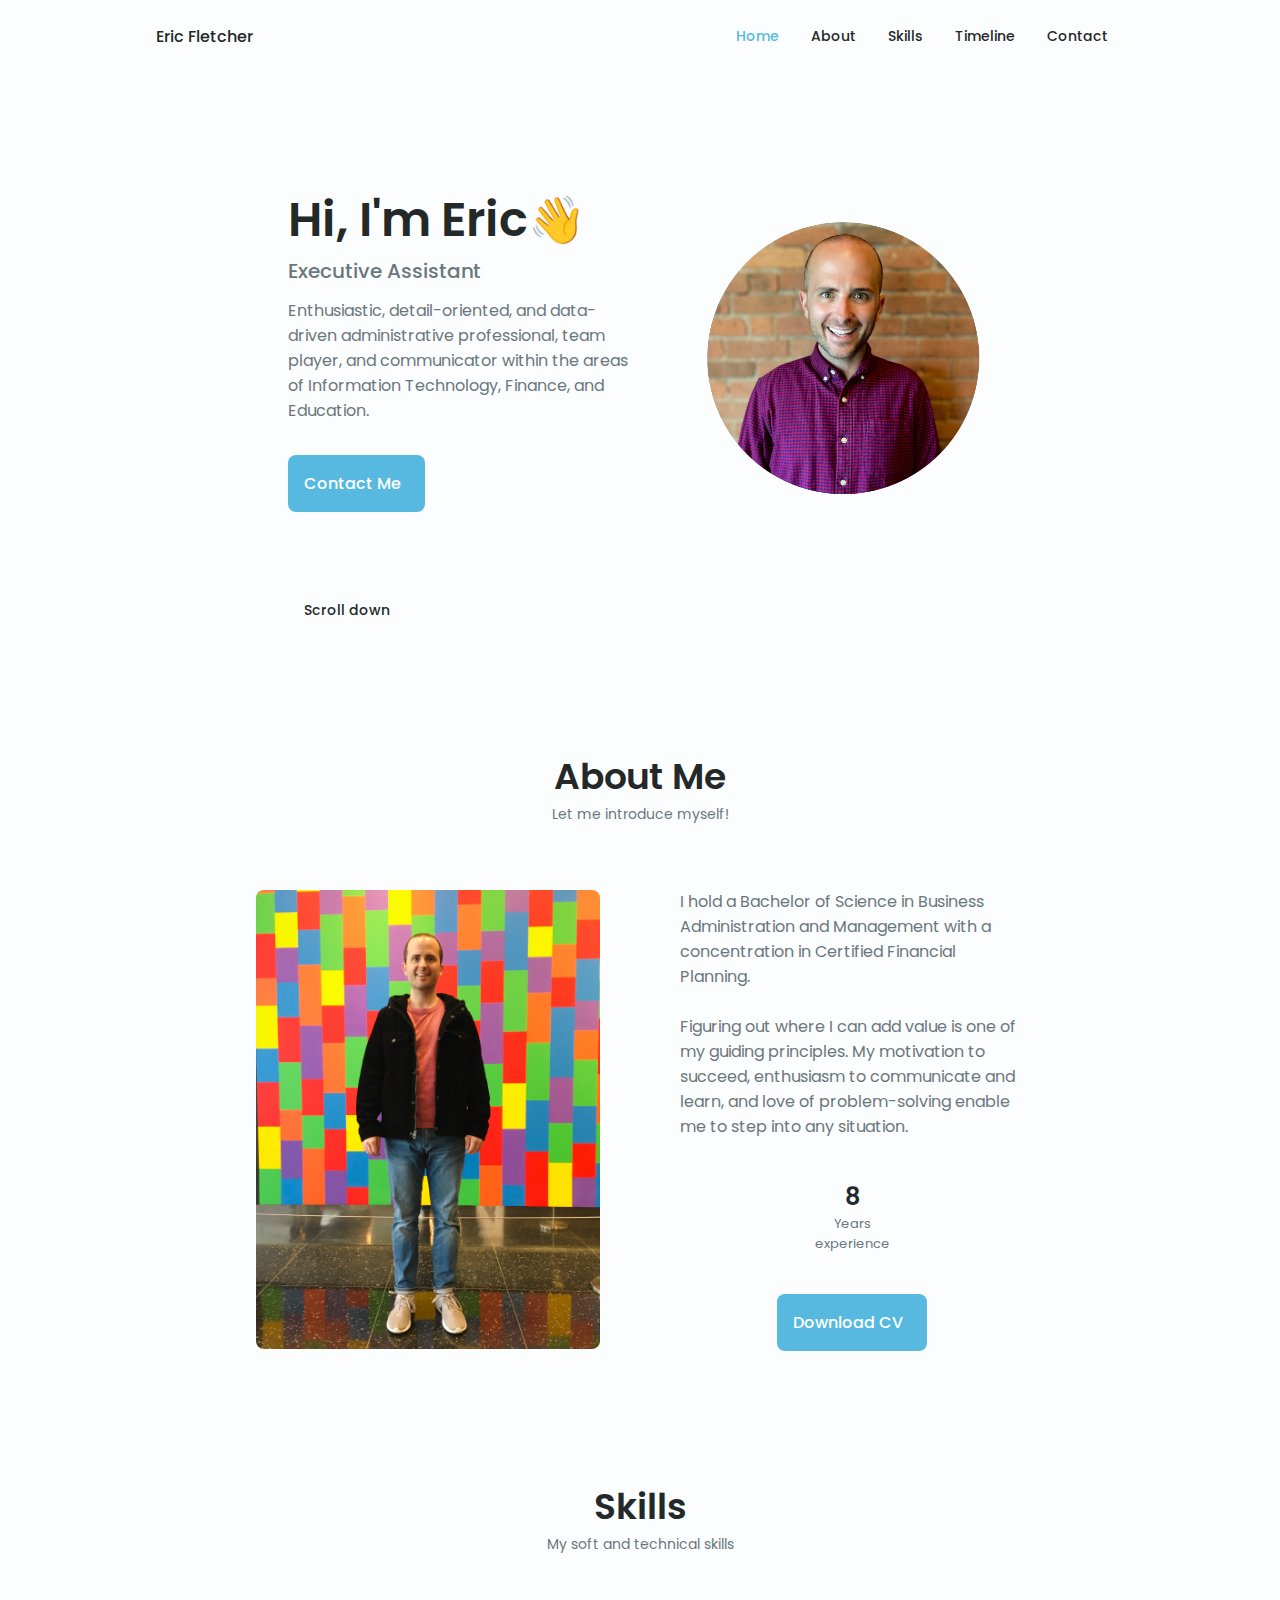
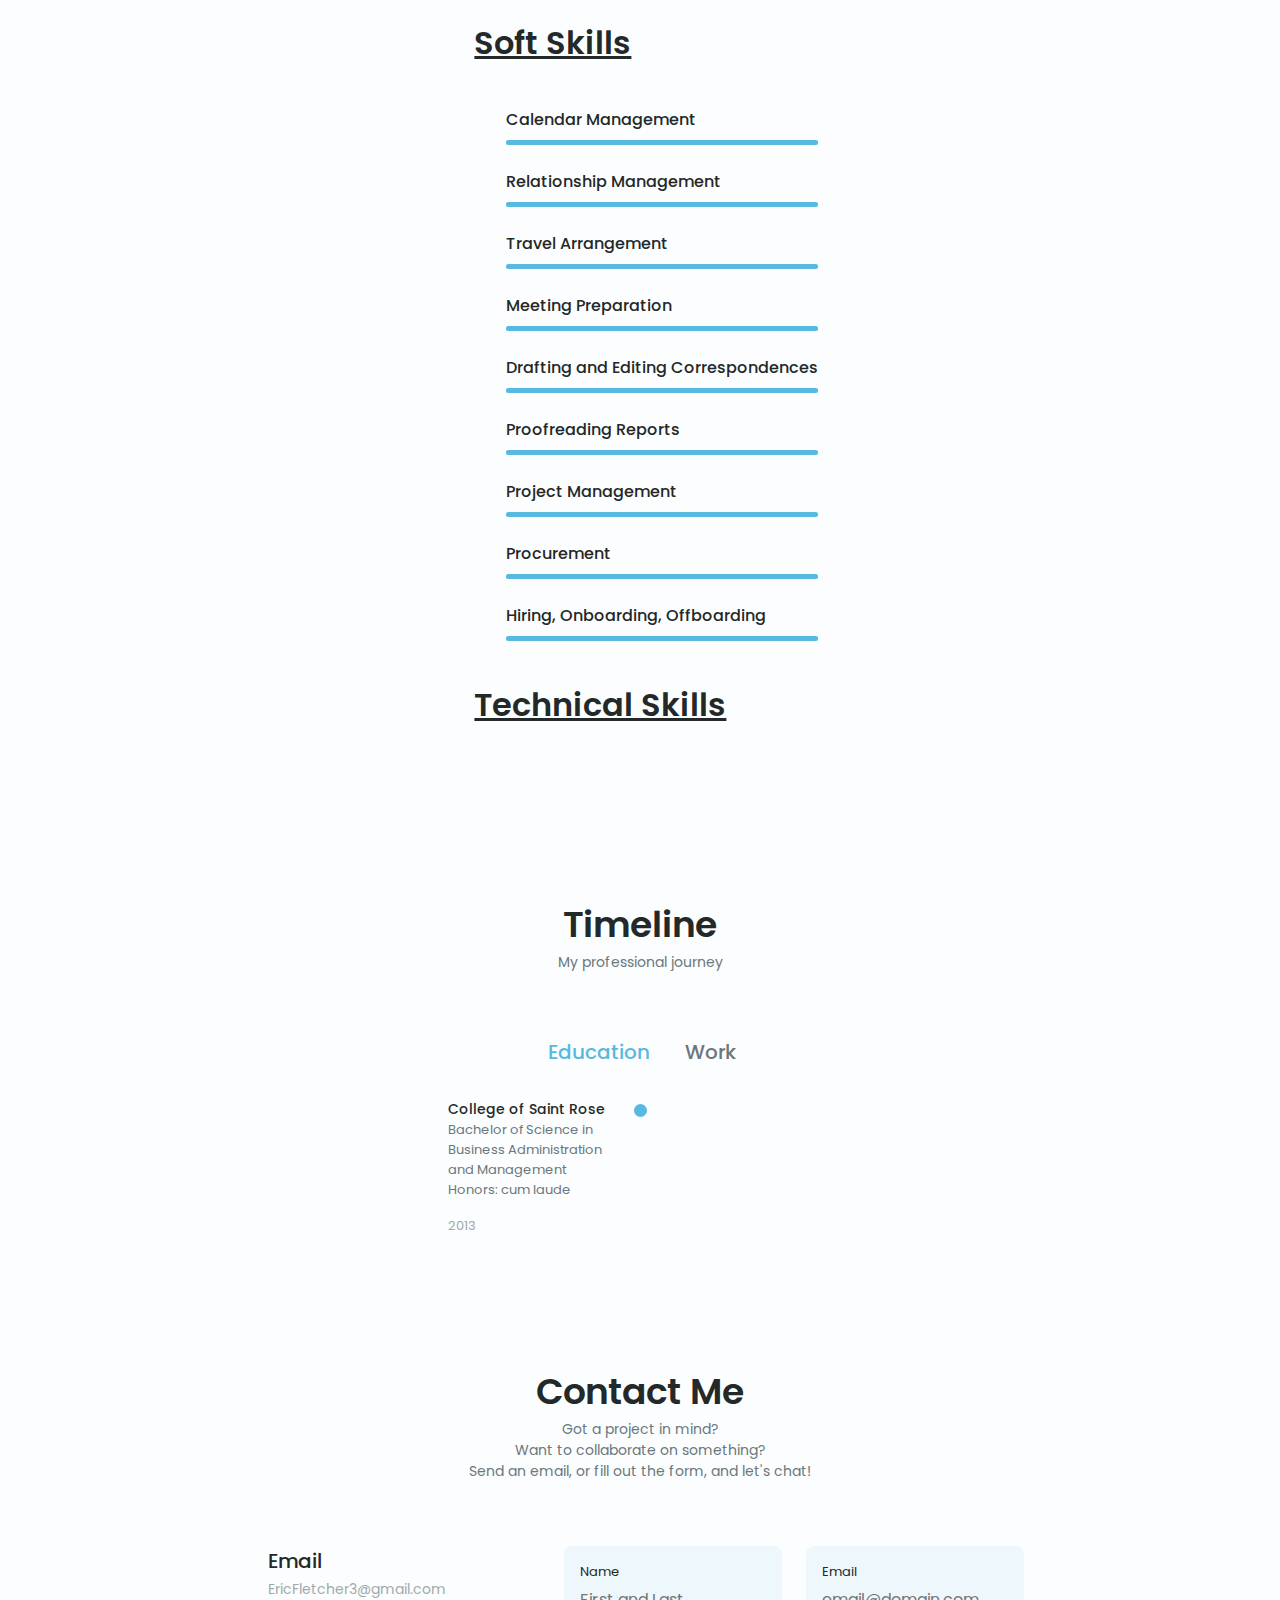
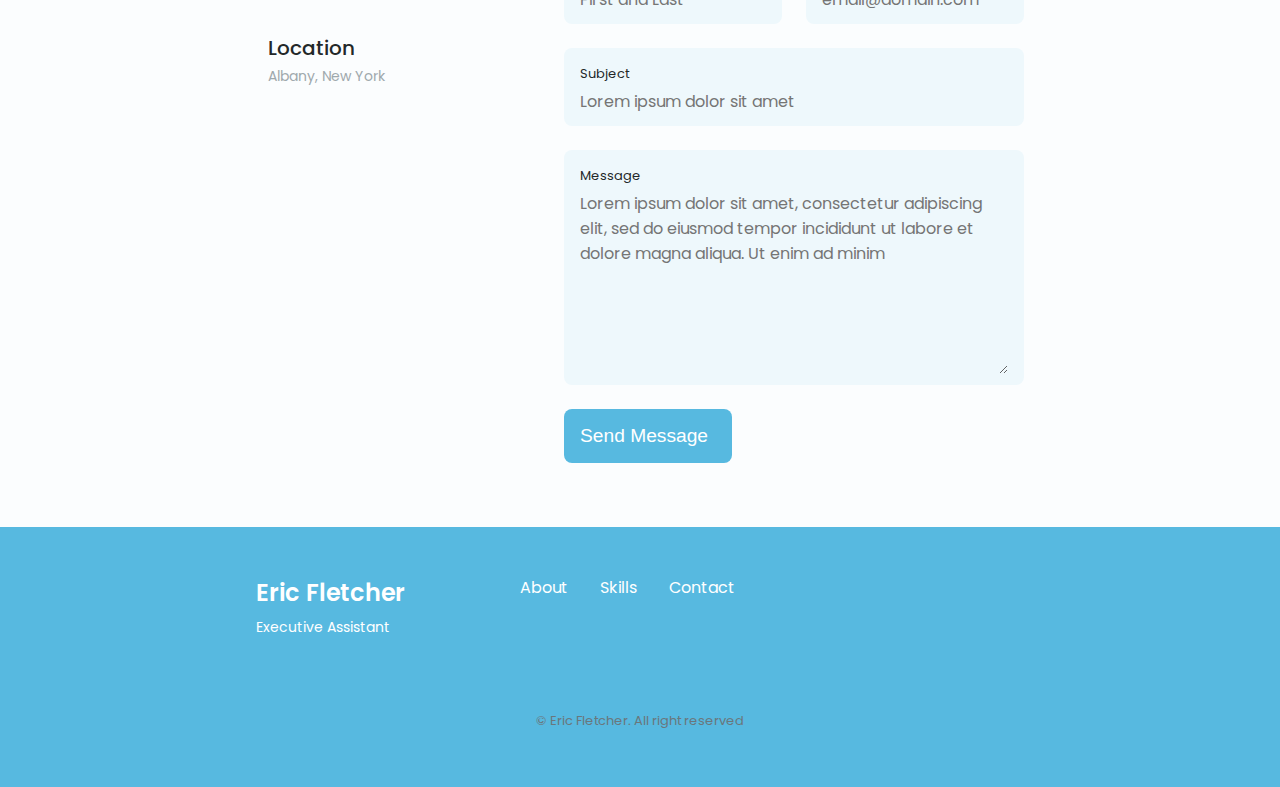
<file: personal-website/index.html>
<!DOCTYPE html>
<html lang="en">
<head>
    <meta charset="UTF-8">
    <meta name="viewport" content="width=device-width, initial-scale=1.0">

    <!--==================== UNICONS ====================-->
    <link rel="stylesheet" href="https://unicons.iconscout.com/release/v3.0.6/css/line.css">

    <!--==================== SWIPER CSS====================-->
    <link rel="stylesheet" href="assets/css/swiper-bundle.min.css">

    <!--==================== CSS ==========-->
    <link rel="stylesheet" href="assets/css/styles.css">

    <title>Eric Fletcher's Personal Site</title>
</head>
<body>
<!--==================== HEADER ====================-->
<header class="header" id="header">
    <nav class="nav container">
        <a href="#" class="nav__logo">Eric Fletcher</a>

        <div class="nav__menu" id="nav-menu">
            <ul class="nav__list grid">
                <li class="nav__item">
                    <a href="#home" class="nav__link active-link">
                        <i class="uil uil-estate nav__icon"></i> Home
                    </a>
                </li>

                <li class="nav__item">
                    <a href="#about" class="nav__link">
                        <i class="uil uil-user nav__icon"></i> About
                    </a>
                </li>

                <li class="nav__item">
                    <a href="#skills" class="nav__link">
                        <i class="uil uil-file-alt nav__icon"></i> Skills
                    </a>
                </li>

                <li class="nav__item">
                    <a href="#timeline" class="nav__link">
                        <i class="uil uil-file-alt nav__icon"></i> Timeline
                    </a>
                </li>

                <li class="nav__item">
                    <a href="#contact" class="nav__link">
                        <i class="uil uil-message nav__icon"></i> Contact
                    </a>
                </li>

            </ul>

            <i class="uil uil-times nav__close" id="nav-close"></i>
        </div>

        <div class="nav__btns">
            <!-- Theme change button -->
            <i class="uil uil-moon change-theme" id="theme-button"></i>

            <div class="nav__toggle" id="nav-toggle">
                <i class="uil uil-apps"></i>
            </div>
        </div>
    </nav>
</header>

<!--==================== MAIN ====================-->
<main class="main">
    <!--==================== HOME ====================-->
    <section class="home section" id="home">
        <div class="home__container container grid">
            <div class="home__content grid">
                <div class="home__social">
                    <a href="https://www.linkedin.com/in/iamericfletcher" target="_blank" class="home__social-icon">
                        <i class="uil uil-linkedin-alt"></i>
                    </a>

                    <a href="https://github.com/iamericfletcher" target="_blank" class="home__social-icon">
                        <i class="uil uil-github-alt"></i>
                    </a>
                </div>

                <div class="home__img">
                    <svg class="home__blob" viewBox="0 0 200 187">
                            <image class="home__blob-img" x="12" y="17" href="assets/img/rounded-headshot.png"/>
                    </svg>
                </div>

                <div class="home__data">
                    <h1 class="home__title">Hi, I'm Eric<span class="wave">👋</span></h1>
                    <h3 class="home__subtitle">Executive Assistant</h3>
                    <p class="home__description">Enthusiastic, detail-oriented, and data-driven administrative
                        professional, team player, and communicator
                        within the areas of Information Technology, Finance, and Education.</p>
                    <a href="#contact" class="button button--flex">
                        Contact Me <i class="uil uil-message button__icon"></i>
                    </a>
                </div>
            </div>


            <div class="home__scroll">
                <a href="#about" class="home__scroll-button button--flex">
                    <i class="uil uil-mouse-alt home__scroll-mouse"></i>
                    <span class="home__scroll-name">Scroll down</span>
                    <i class="uil uil-arrow-down home__scroll-arrow"></i>
                </a>
            </div>
        </div>
    </section>

    <!--==================== ABOUT ====================-->
    <section class="about section" id="about">
        <h2 class="section__title">About Me</h2>
        <span class="section__subtitle">Let me introduce myself!</span>

        <div class="about__container container grid">
            <img src="assets/img/about-me-pic.jpeg" alt="" class="about__img">

            <div class="about__data">
                <p class="about__description">
                    I hold a Bachelor of Science in Business Administration and Management with a concentration
                    in Certified Financial Planning.
                    <br>
                    <br>
                    Figuring out where I can add value is one of my guiding principles. My motivation to succeed,
                    enthusiasm to communicate and learn, and love of problem-solving enable me to step into any
                    situation.
                </p>

                <div class="about__info">
                    <div>
                        <span class="about__info-title"></span>
                        <span class="about__info-name"><br></span>
                    </div>

                    <div>
                        <span class="about__info-title">8</span>
                        <span class="about__info-name">Years <br> experience</span>
                    </div>

                    <div>
                        <span class="about__info-title"></span>
                        <span class="about__info-name"><br></span>
                    </div>
                </div>

                <div class="about__buttons">
                    <!--==================== Change your CV ====================-->
                    <a download="" href="assets/pdf/Eric-resume.pdf" class="button button--flex">
                        Download CV <i class="uil uil-download-alt button__icon"></i>
                    </a>
                </div>
            </div>
        </div>
    </section>

    <!--==================== SKILLS ====================-->
    <section class="skills section" id="skills">

        <h2 class="section__title">Skills</h2>
        <span class="section__subtitle">My soft and technical skills</span>

        <div class="skills__container container grid">
            <div>
                <!--==================== SOFT SKILLS ====================-->
                <div class="skills__content skills__open">
                    <div class="skills__header">
                        <i class="uil uil-brain skills__icon"></i>

                        <div>
                            <h1 class="skill__title"><u>Soft Skills</u></h1>
                            <!--                                    <span class="skills__subtitle">4 years experience</span>-->
                        </div>

                        <i class="uil uil-angle-down skills__arrow"></i>


                    </div>

                    <div class="skills__list grid">
                        <div class="skills__data">
                            <div class="skills__titles">
                                <h3 class="skills__name">Calendar Management</h3>
                                <!--                                        <span class="skills__number">90%</span>-->
                            </div>
                            <div class="skills__bar">
                                <span class="skills__percentage skills__calendar"></span>
                            </div>
                        </div>

                        <div class="skills__data">
                            <div class="skills__titles">
                                <h3 class="skills__name">Relationship Management</h3>
                                <!--                                        <span class="skills__number">90%</span>-->
                            </div>
                            <div class="skills__bar">
                                <span class="skills__percentage skills__meeting"></span>
                            </div>
                        </div>

                        <div class="skills__data">
                            <div class="skills__titles">
                                <h3 class="skills__name">Travel Arrangement</h3>
                                <!--                                        <span class="skills__number">90%</span>-->
                            </div>
                            <div class="skills__bar">
                                <span class="skills__percentage skills__travel"></span>
                            </div>
                        </div>

                        <div class="skills__data">
                            <div class="skills__titles">
                                <h3 class="skills__name">Meeting Preparation</h3>
                                <!--                                        <span class="skills__number">90%</span>-->
                            </div>
                            <div class="skills__bar">
                                <span class="skills__percentage skills__meeting"></span>
                            </div>
                        </div>

                        <div class="skills__data">
                            <div class="skills__titles">
                                <h3 class="skills__name">Drafting and Editing Correspondences</h3>
                                <!--                                        <span class="skills__number">90%</span>-->
                            </div>
                            <div class="skills__bar">
                                <span class="skills__percentage skills__correspondences"></span>
                            </div>
                        </div>


                        <div class="skills__data">
                            <div class="skills__titles">
                                <h3 class="skills__name">Proofreading Reports</h3>
                                <!--                                        <span class="skills__number">90%</span>-->
                            </div>
                            <div class="skills__bar">
                                <span class="skills__percentage skills__proofing"></span>
                            </div>
                        </div>

                        <div class="skills__data">
                            <div class="skills__titles">
                                <h3 class="skills__name">Project Management</h3>
                                <!--                                        <span class="skills__number">90%</span>-->
                            </div>
                            <div class="skills__bar">
                                <span class="skills__percentage skills__projectmanagement"></span>
                            </div>
                        </div>

                        <div class="skills__data">
                            <div class="skills__titles">
                                <h3 class="skills__name">Procurement</h3>
                                <!--                                        <span class="skills__number">90%</span>-->
                            </div>
                            <div class="skills__bar">
                                <span class="skills__percentage skills__procurement"></span>
                            </div>
                        </div>

                        <div class="skills__data">
                            <div class="skills__titles">
                                <h3 class="skills__name">Hiring, Onboarding, Offboarding</h3>
                                <!--                                        <span class="skills__number">90%</span>-->
                            </div>
                            <div class="skills__bar">
                                <span class="skills__percentage skills__hiring"></span>
                            </div>
                        </div>

                    </div>

                </div>

                <!--==================== TECH SKILLS ====================-->
                <div class="skills__content skills__close">
                    <div class="skills__header">
                        <i class="uil uil-desktop skills__icon"></i>

                        <div>
                            <h1 class="skill__title"><u>Technical Skills</u></h1>
                            <!--                                    <span class="skills__subtitle">4 years experience</span>-->
                        </div>

                        <i class="uil uil-angle-down skills__arrow"></i>


                    </div>

                    <div class="skills__list grid">
                        <div class="skills__data">
                            <div class="skills__titles">
                                <h3 class="skills__name">R</h3>
                                <!--                                        <span class="skills__number">90%</span>-->
                            </div>
                            <div class="skills__bar">
                                <span class="skills__percentage skills__r"></span>
                            </div>
                        </div>

                        <div class="skills__data">
                            <div class="skills__titles">
                                <h3 class="skills__name">Java</h3>
                                <!--                                        <span class="skills__number">90%</span>-->
                            </div>
                            <div class="skills__bar">
                                <span class="skills__percentage skills__java"></span>
                            </div>
                        </div>

                        <div class="skills__data">
                            <div class="skills__titles">
                                <h3 class="skills__name">SQL</h3>
                                <!--                                        <span class="skills__number">90%</span>-->
                            </div>
                            <div class="skills__bar">
                                <span class="skills__percentage skills__sql"></span>
                            </div>
                        </div>

                        <div class="skills__data">
                            <div class="skills__titles">
                                <h3 class="skills__name">Process Automation</h3>
                                <!--                                        <span class="skills__number">90%</span>-->
                            </div>
                            <div class="skills__bar">
                                <span class="skills__percentage skills__processautomation"></span>
                            </div>
                        </div>

                        <div class="skills__data">
                            <div class="skills__titles">
                                <h3 class="skills__name">Microsoft Office</h3>
                                <!--                                        <span class="skills__number">90%</span>-->
                            </div>
                            <div class="skills__bar">
                                <span class="skills__percentage skills__office"></span>
                            </div>
                        </div>

                        <div class="skills__data">
                            <div class="skills__titles">
                                <h3 class="skills__name">Microsoft 365</h3>
                                <!--                                        <span class="skills__number">90%</span>-->
                            </div>
                            <div class="skills__bar">
                                <span class="skills__percentage skills__office"></span>
                            </div>
                        </div>


                        <div class="skills__data">
                            <div class="skills__titles">
                                <h3 class="skills__name">Google Suite</h3>
                                <!--                                        <span class="skills__number">90%</span>-->
                            </div>
                            <div class="skills__bar">
                                <span class="skills__percentage skills__googlesuite"></span>
                            </div>
                        </div>

                        <div class="skills__data">
                            <div class="skills__titles">
                                <h3 class="skills__name">SharePoint</h3>
                                <!--                                        <span class="skills__number">90%</span>-->
                            </div>
                            <div class="skills__bar">
                                <span class="skills__percentage skills__sharepoint"></span>
                            </div>
                        </div>

                        <div class="skills__data">
                            <div class="skills__titles">
                                <h3 class="skills__name">Power Automate</h3>
                                <!--                                        <span class="skills__number">90%</span>-->
                            </div>
                            <div class="skills__bar">
                                <span class="skills__percentage skills__powerautomate"></span>
                            </div>
                        </div>

                        <div class="skills__data">
                            <div class="skills__titles">
                                <h3 class="skills__name">InfoPath</h3>
                                <!--                                        <span class="skills__number">90%</span>-->
                            </div>
                            <div class="skills__bar">
                                <span class="skills__percentage skills__infopath"></span>
                            </div>
                        </div>

                    </div>

                </div>

            </div>

        </div>
    </section>

    <!--==================== QUALIFICATION ====================-->
    <section class="qualification section" id="timeline">

        <h2 class="section__title">Timeline</h2>
        <span class="section__subtitle">My professional journey</span>

        <div class="qualification__container container">
            <div class="qualification__tabs">
                <div class="qualification__button button--flex qualification__active" data-target="#education">
                    <i class="uil uil-graduation-cap qualification__icon"></i>
                    Education
                </div>

                <div class="qualification__button button--flex" data-target="#work">
                    <i class="uil uil-briefcase-alt qualification__icon"></i>
                    Work
                </div>
            </div>

            <div class="qualification__sections">
                <!--==================== QUALIFICATION CONTENT 1 EDUCATION====================-->
                <div class="qualification__content qualification__active" data-content id="education">
                    <!--==================== QUALIFICATION 1 ====================-->
                    <div class="qualification__data">
                        <div>
                            <h3 class="qualification__title">College of Saint Rose</h3>
                            <span class="qualification__subtitle">Bachelor of Science in Business Administration and Management<br>Honors: cum laude</span>
                            <div class="qualification__calendar">
                                <i class="uil uil-calendar-alt"></i>
                                2013
                            </div>
                        </div>

                        <div>
                            <span class="qualification__rounder"></span>
                            <!--                                    <span class="qualification__line"></span>-->
                        </div>

                    </div>


                </div>

                <!--==================== QUALIFICATION CONTENT 2 WORK EXP====================-->
                <div class="qualification__content" data-content id="work">
                    <!--==================== QUALIFICATION 1 WORK EXP ====================-->
                    <div class="qualification__data">
                        <div>
                            <h3 class="qualification__title">Relationship Manager</h3>
                            <span class="qualification__subtitle">Curran Wealth Management</span>
                            <div class="qualification__calendar">
                                <i class="uil uil-calendar-alt"></i>
                                2013 - 2014
                            </div>
                        </div>

                        <div>
                            <span class="qualification__rounder"></span>
                            <span class="qualification__line"></span>
                        </div>

                    </div>

                    <!--==================== QUALIFICATION 2 WORK EXP====================-->
                    <div class="qualification__data">
                        <div></div>

                        <div>
                            <span class="qualification__rounder"></span>
                            <span class="qualification__line"></span>
                        </div>

                        <div>
                            <h3 class="qualification__title">Licensing Specialist</h3>
                            <span class="qualification__subtitle">NYS Education Department</span>
                            <div class="qualification__calendar">
                                <i class="uil uil-calendar-alt"></i>
                                2015 - 2017
                            </div>
                        </div>

                    </div>

                    <!--==================== QUALIFICATION 3 WORK EXP====================-->
                    <div class="qualification__data">
                        <div>
                            <h3 class="qualification__title">Executive Assistant</h3>
                            <span class="qualification__subtitle">NYS Office of ITS</span>
                            <div class="qualification__calendar">
                                <i class="uil uil-calendar-alt"></i>
                                2017 - Present
                            </div>
                        </div>

                        <div>
                            <span class="qualification__rounder"></span>
                            <!--                                    <span class="qualification__line"></span>-->
                        </div>

                    </div>

                </div>

            </div>

        </div>

        </div>


    </section>

    <!--==================== CONTACT ME ====================-->
    <section class="contact section" id="contact">
        <h2 class="section__title">Contact Me</h2>
        <span class="section__subtitle">Got a project in mind?<br>Want to collaborate on something?<br>
                    Send an email, or fill out the form, and let's chat!</span>

        <div class="contact__container container grid">
            <div>

                <div class="contact__information">
                    <i class="uil uil-envelope contact__icon"></i>
                    <div>
                        <h3 class="contact__title">Email</h3>
                        <span class="contact__subtitle">EricFletcher3@gmail.com</span>
                    </div>
                </div>

                <div class="contact__information">
                    <i class="uil uil-map-marker contact__icon"></i>
                    <div>
                        <h3 class="contact__title">Location</h3>
                        <span class="contact__subtitle">Albany, New York</span>
                    </div>
                </div>
            </div>

            <form id="fs-frm" name="simple-contact-form" class="contact__form grid" accept-charset="utf-8"
                  action="https://formspree.io/f/mjvjpjge" method="post">
                <fieldset id="fs-frm-inputs" class="contact__form grid">

                    <div class="contact__inputs grid">
                        <div class="contact__content">
                            <label class="contact__label" for="full-name">Name</label>
                            <input type="text" name="name" id="full-name" placeholder="First and Last"
                                   class="contact__input" required="">
                        </div>
                        <div class="contact__content">
                            <label for="email-address" class="contact__label">Email</label>
                            <input type="email" name="reply to" id="email-address" placeholder="email@domain.com"
                                   required="" class="contact__input">
                        </div>
                    </div>
                    <div class="contact__content">
                        <label for="subject" class="contact__label">Subject</label>
                        <input type="text" name="subject" id="subject" class="contact__input"
                               placeholder="Lorem ipsum dolor sit amet" required="">
                    </div>
                    <div class="contact__content">
                        <label for="message" class="contact__label">Message</label>
                        <textarea name="message" id="message" cols="0" rows="7" class="contact__input" required=""
                                  placeholder="Lorem ipsum dolor sit amet, consectetur adipiscing elit, sed do eiusmod tempor incididunt ut labore et dolore magna aliqua. Ut enim ad minim"></textarea>
                    </div>
                    <input type="hidden" name="_subject" id="email-subject" value="Contact Form Submission">
                </fieldset>

                <div>
                    <!--                            <input type="submit" value="Send Message" class="button button&#45;&#45;flex">-->
                    <button type="submit" class="button button--flex" id="submitButton">
                        Send Message
                        <i class="uil uil-message button__icon"></i>
                    </button>
                </div>
            </form>
        </div>

    </section>
</main>

<!--==================== FOOTER ====================-->
<footer class="footer">
    <div class="footer__bg">
        <div class="footer__container container grid">
            <div>
                <h1 class="footer__title">Eric Fletcher</h1>
                <span class="footer__subtitle">Executive Assistant</span>
            </div>

            <ul class="footer__links">
                <li>
                    <a href="#about" class="footer__link">About</a>
                </li>
                <li>
                    <a href="#skills" class="footer__link">Skills</a>
                </li>
                <li>
                    <a href="#contact" class="footer__link">Contact</a>
                </li>
            </ul>

            <div class="footer__socials">
                <a href="https://www.linkedin.com/in/iamericfletcher" target="_blank" class="footer__social">
                    <i class="uil uil-linkedin-alt"></i>

                </a>

                <a href="https://github.com/iamericfletcher" target="_blank" class="footer__social">
                    <i class="uil uil-github-alt"></i>

                </a>

                <a href="https://twitter.com/iamericfletcher" target="_blank" class="footer__social">
                    <i class="uil uil-twitter-alt"></i>
                </a>
            </div>
        </div>

        <p class="footer__copy">&#169; Eric Fletcher. All right reserved</p>
    </div>
</footer>

<!--========== SCROLL TOP ==========-->
<a href="#" class="scrollup" id="scroll-top">
    <i class="uil uil-arrow-up scrollup__icon"></i>
</a>

<!--==================== SWIPER JS ====================-->
<script src="assets/js/swiper-bundle.min.js"></script>

<!--==================== MAIN JS ====================-->
<script src="assets/js/main.js"></script>
</body>
</html>
</file>
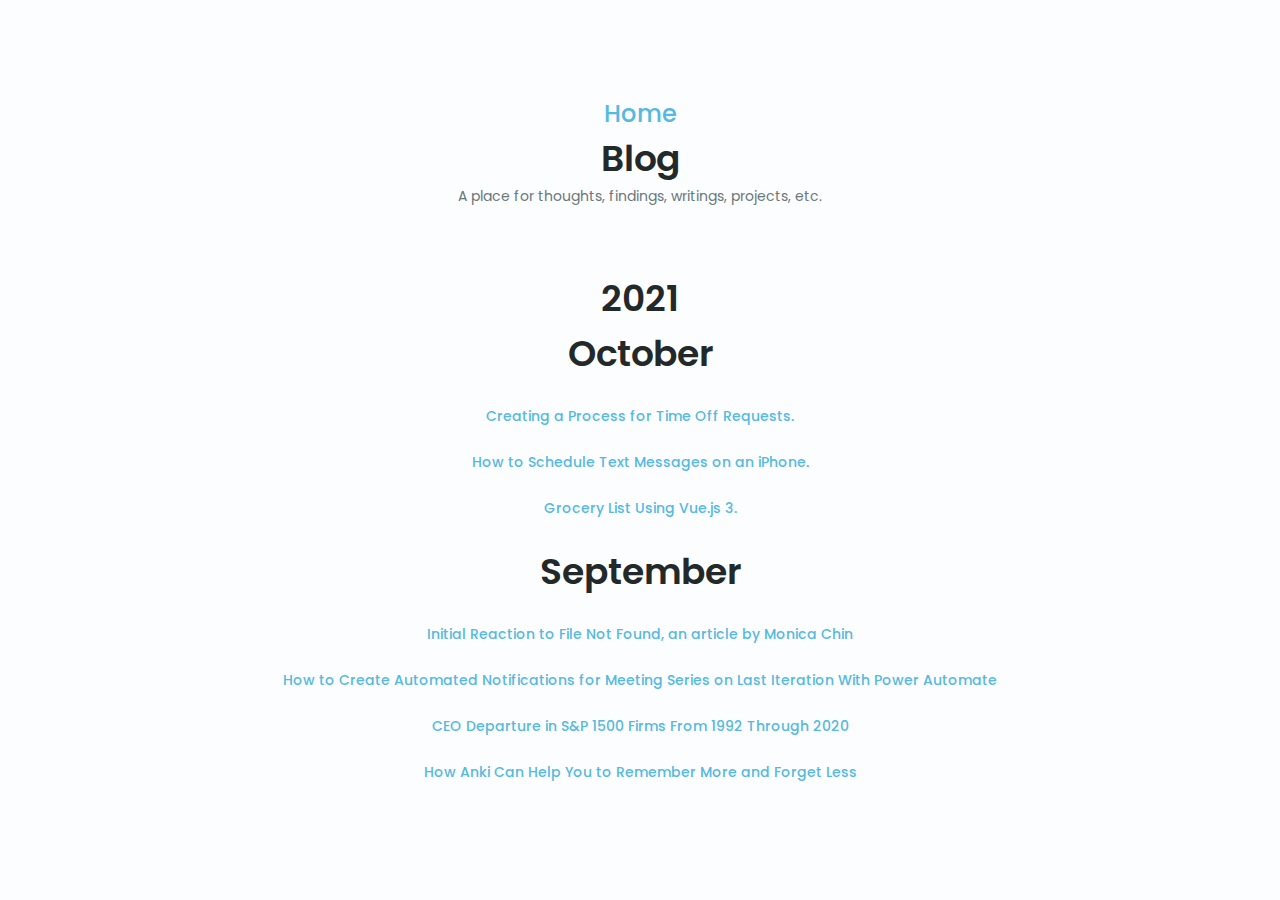
<file: blog.html>
<!DOCTYPE html>
<html lang="en">
<head>
    <meta charset="UTF-8">
    <meta name="viewport" content="width=device-width, initial-scale=1.0">
    <title>Blog</title>
    <link rel="shortcut icon" type="image/jpg" href="personal-website/assets/img/rounded-headshot.png"/>

    <meta charset="UTF-8"/>
    <meta name="viewport" content="width=device-width, initial-scale=1.0"/>
    <meta http-equiv="X-UA-Compatible" content="ie=edge"/>
    <title>CEO Departures</title>

    <!--  Essential META Tags -->

    <meta property="og:title" content="Hi, I'm Eric."/>
    <meta property="og:description" content="This is my blog."/>
    <meta property="og:image"
          content="https://user-images.githubusercontent.com/64165327/130359767-5860c777-645a-481d-ae90-453124975c40.png"/>
    <meta property="og:url" content="https://iamericfletcher.com"/>
    <meta name="twitter:card" content="summary_large_image">


    <!--  Non-Essential, But Recommended -->

    <meta property="og:site_name" content="Eric Fletcher's Personal Website">
    <meta name="twitter:image:alt" content="Alt text for image">


    <!--  Non-Essential, But Required for Analytics -->

    <meta name="twitter:site" content="@iamericfletcher">

    <title>Eric Fletcher's Personal Site</title>

    <!-- Global site tag (gtag.js) - Google Analytics -->
    <script async src="https://www.googletagmanager.com/gtag/js?id=G-N994RKZ86V"></script>
    <script>
        window.dataLayer = window.dataLayer || [];

        function gtag() {
            dataLayer.push(arguments);
        }

        gtag('js', new Date());

        gtag('config', 'G-N994RKZ86V');
    </script>

    <!--==================== UNICONS ====================-->
    <link rel="stylesheet" href="https://unicons.iconscout.com/release/v3.0.6/css/line.css">

    <!--==================== CSS ==========-->
    <link rel="stylesheet" href="personal-website/assets/css/styles.css">

</head>
<body>


<section class="stuff section" id="stuff">


    <div style="text-align: center">

        <menu>

            <li style="display: inline-block;">
                <a href="https://www.iamericfletcher.com" class="blog__header__links active-link">Home</a>
            </li>

        </menu>

    </div>

    <h1 class="section__title">Blog</h1>
    <span class="section__subtitle">A place for thoughts, findings, writings, projects, etc.</span>

    <h2 class="section__title">2021</h2>

    <h2 class="section__title">October</h2>
    <br>

    <div class="stuff__link">

        <a href="blog/21/10/time-off-requests.html"
           class="nav__link active-link">Creating a Process for Time Off Requests.
        </a>

    </div>

    <br>

    <div class="stuff__link">

        <a href="blog/21/10/how-to-schedule-text-messages-on-iphone.html"
           class="nav__link active-link">How to Schedule Text Messages on an iPhone.</a>

    </div>

    <br>

    <div class="stuff__link">

        <a href="blog/21/10/grocery-list/grocery-list.html"
           class="nav__link active-link">Grocery List Using Vue.js 3.</a>

    </div>


    <br>

    <h2 class="section__title">September</h2>

    <br>

    <div class="stuff__link">

        <a href="blog/21/9/file-not-found/file-not-found.html"
           class="nav__link active-link">Initial Reaction to File Not Found, an article by Monica Chin</a>

    </div>

    <br>

    <div class="stuff__link">

        <a href="blog/21/9/project-outlook-meetings-ending/how-to-create-automated-notifications-for-meeting-series-on-last-iteration.html"
           class="nav__link active-link">How to Create Automated Notifications for Meeting Series on Last Iteration With
            Power Automate</a>

    </div>

    <br>

    <div class="stuff__link">

        <a href="blog/21/9/ceo-departures/ceo-departures.html"
           class="nav__link active-link">CEO Departure in S&P 1500 Firms From 1992 Through 2020</a>

    </div>

    <br>

    <div class="stuff__link">

        <a href="blog/21/9/how-anki-can-help-you-to-remember-more-and-forget-less/how-anki-can-help-you-remember-more-and-forget-less.html"
           class="nav__link active-link">How Anki Can Help You to Remember More and Forget Less</a>

    </div>

</section>


</body>
</html>
</file>
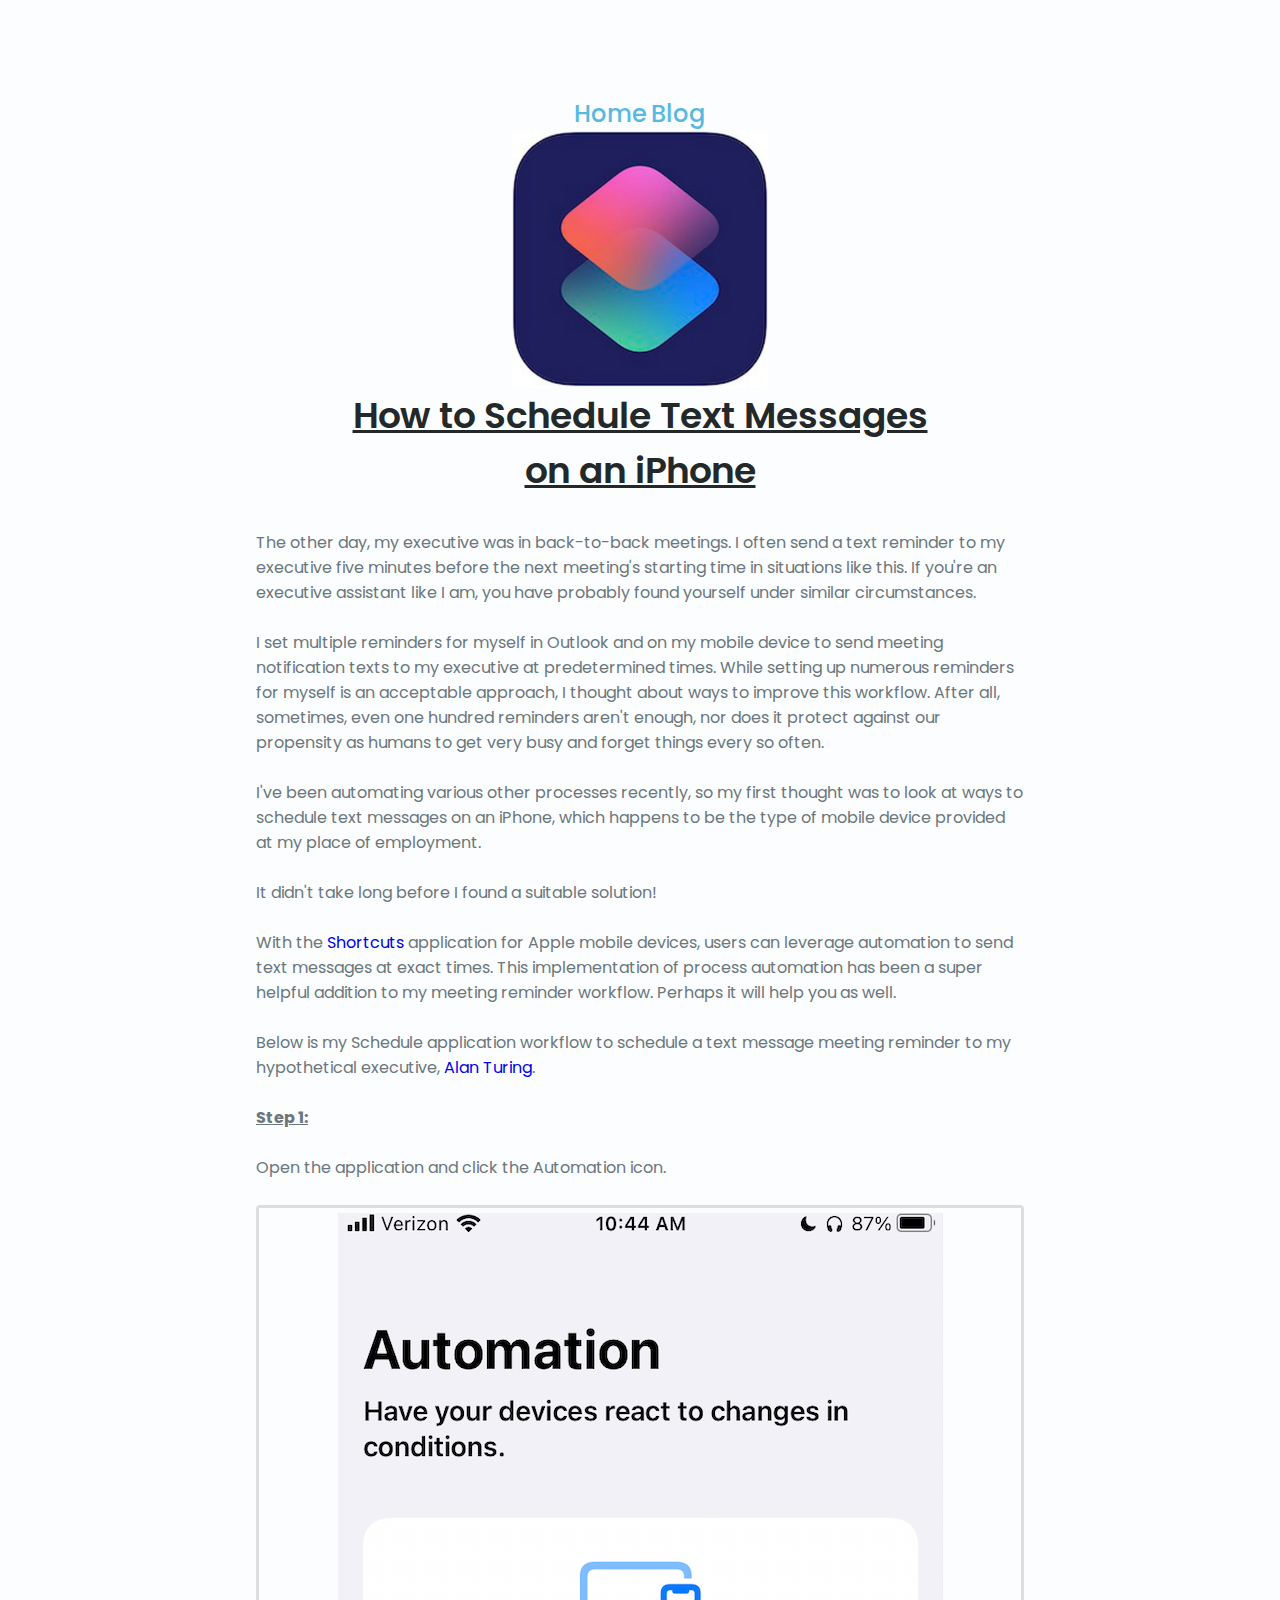
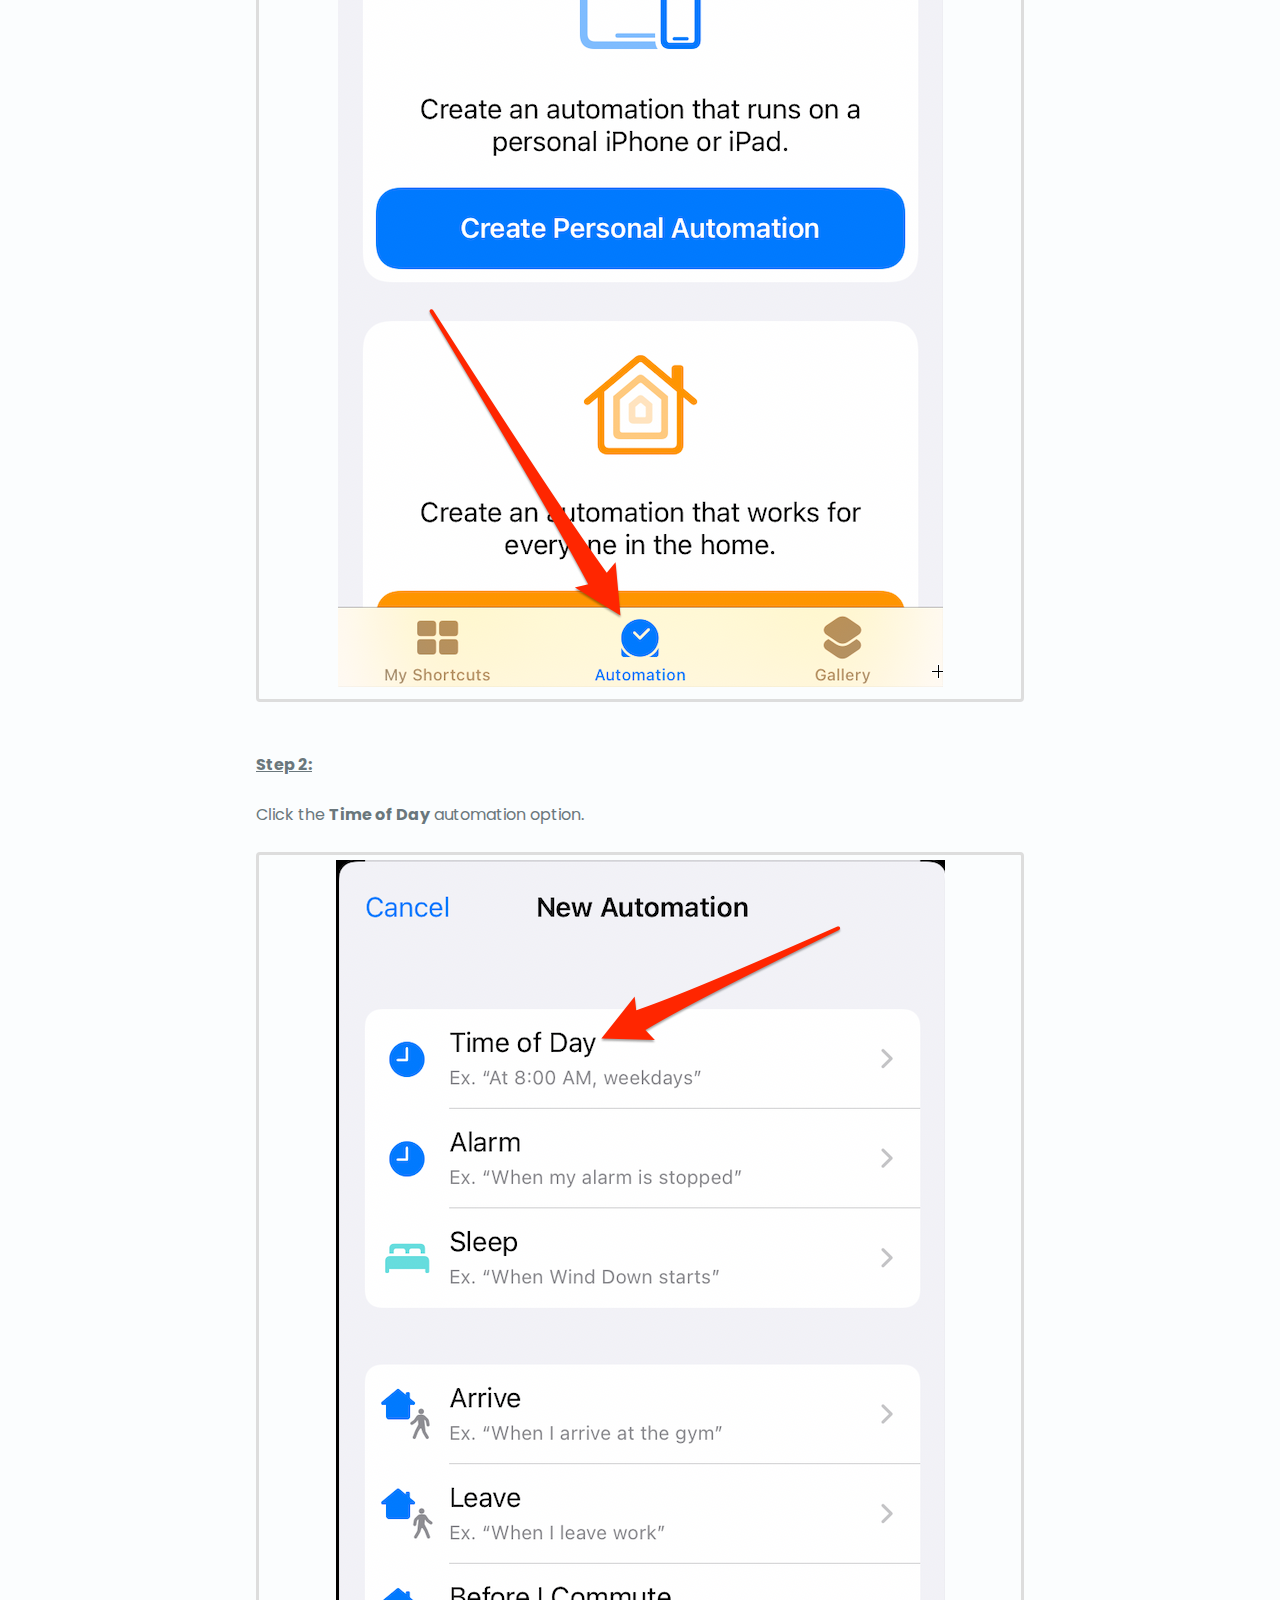
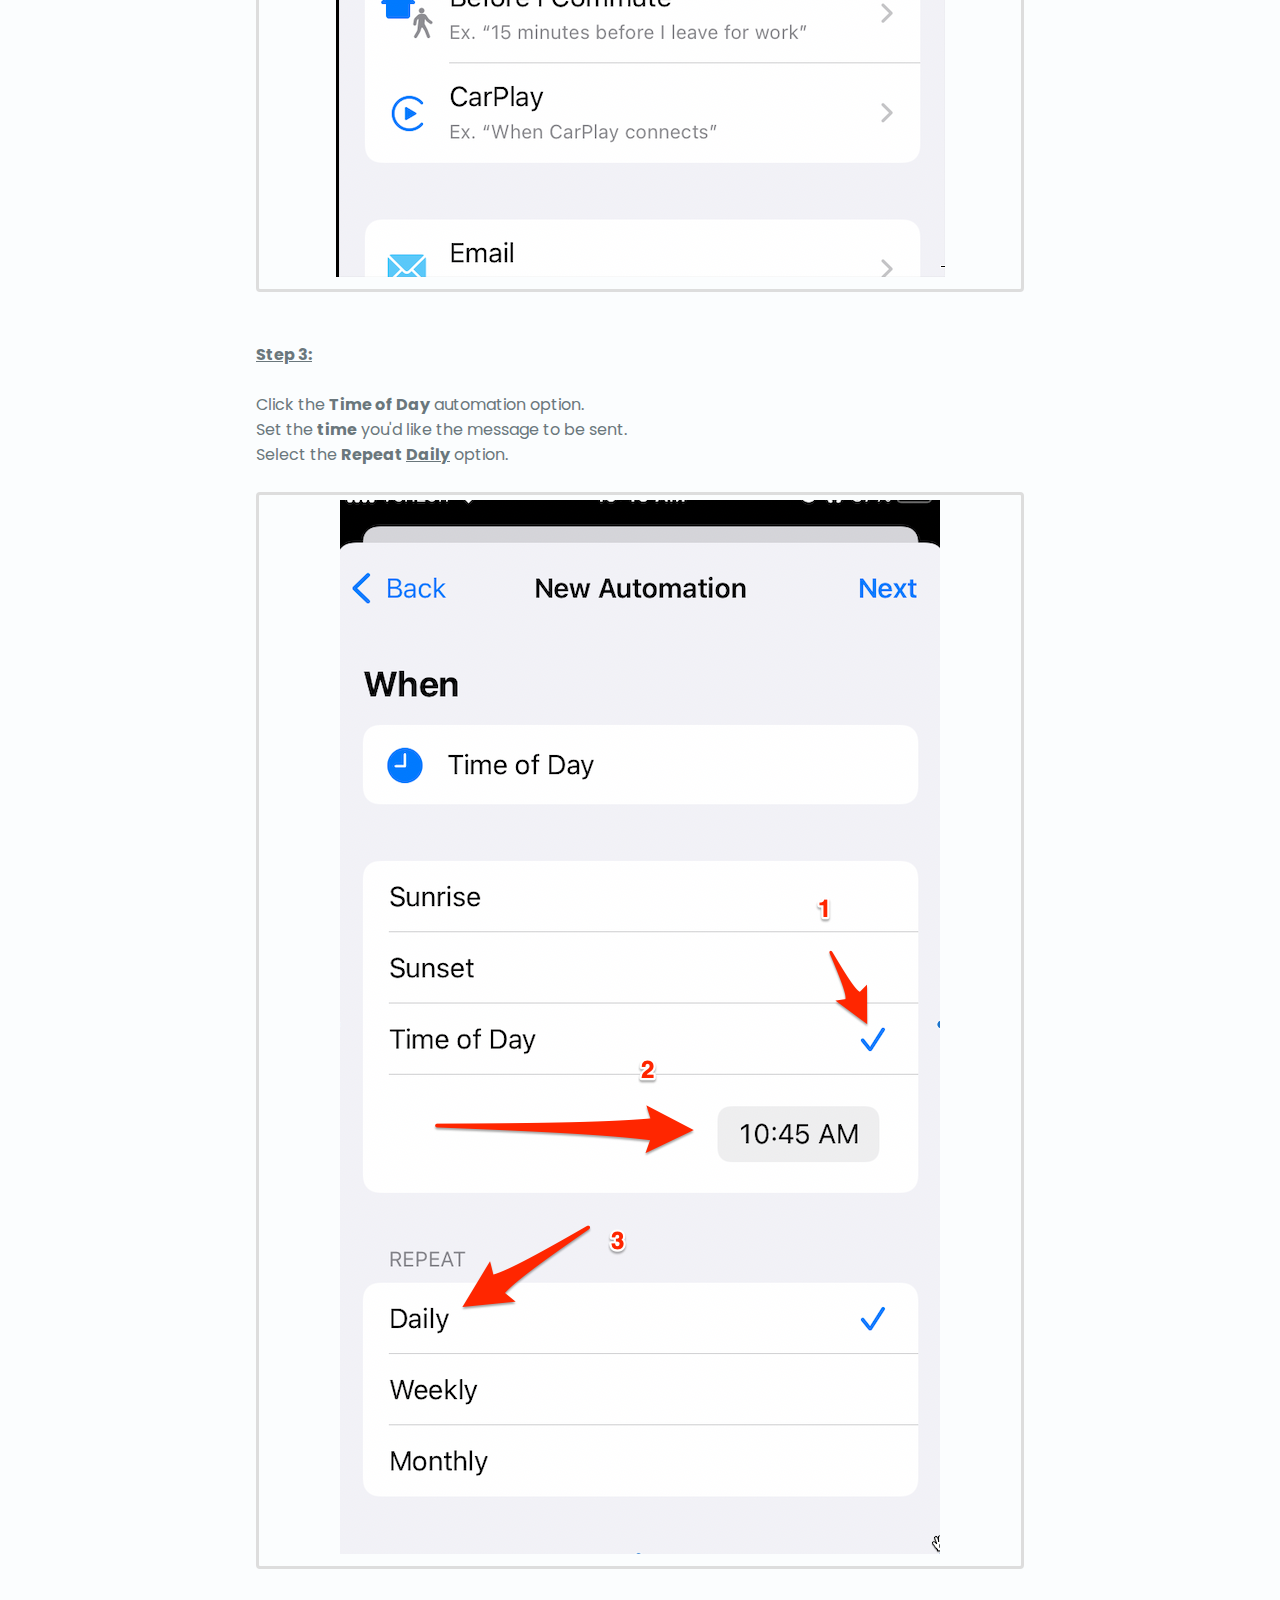
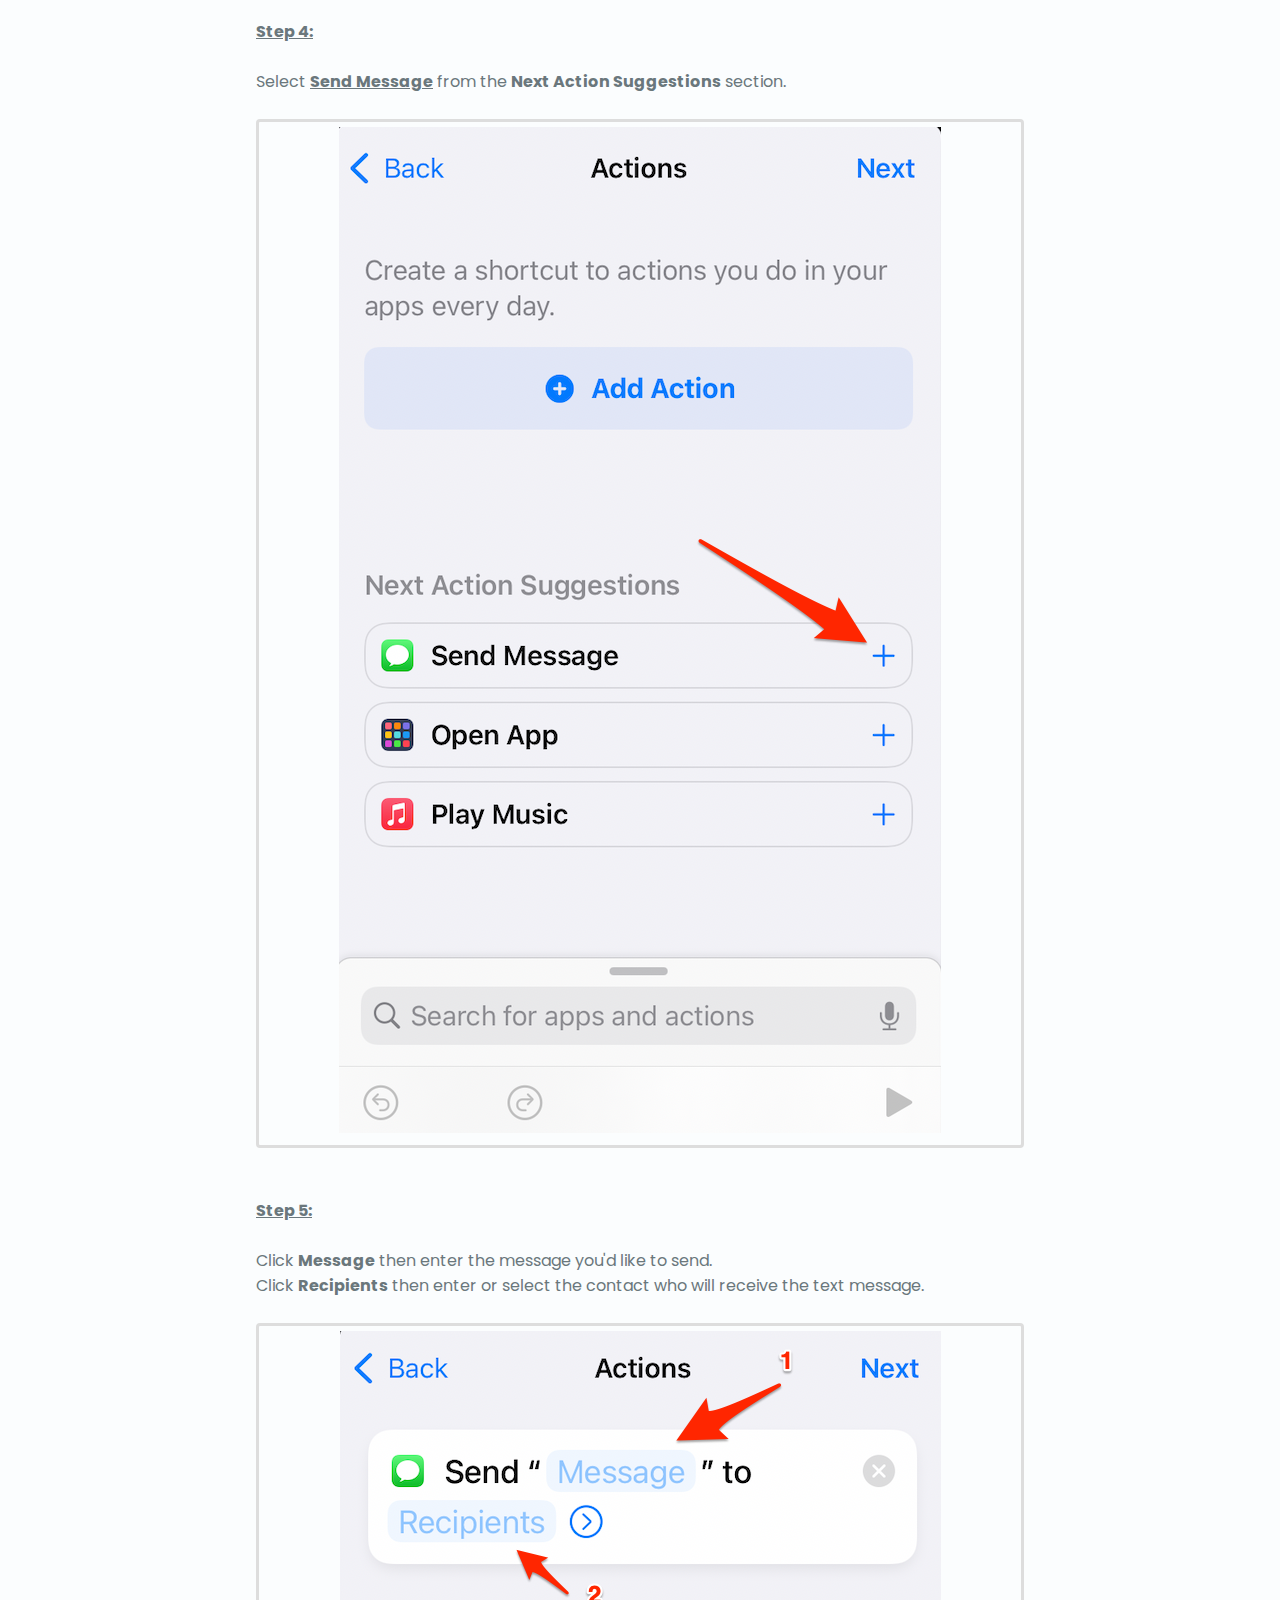
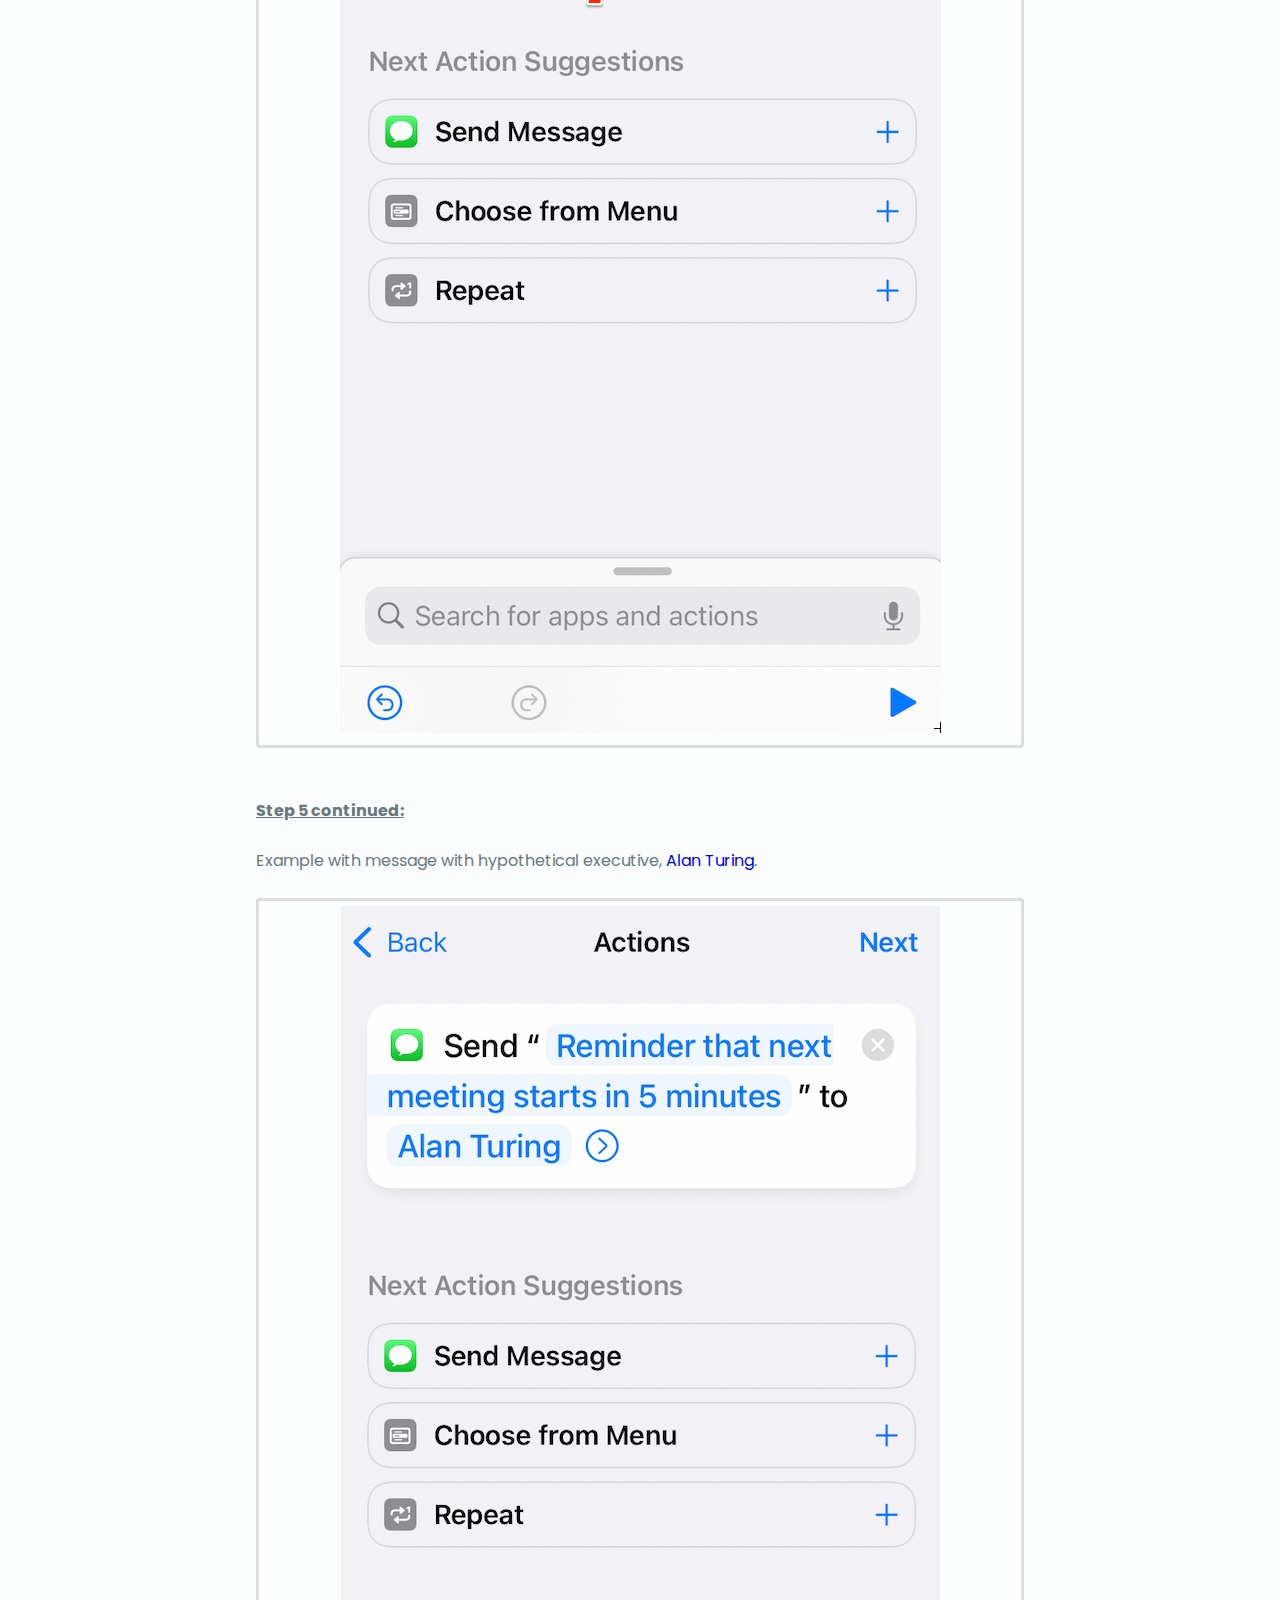
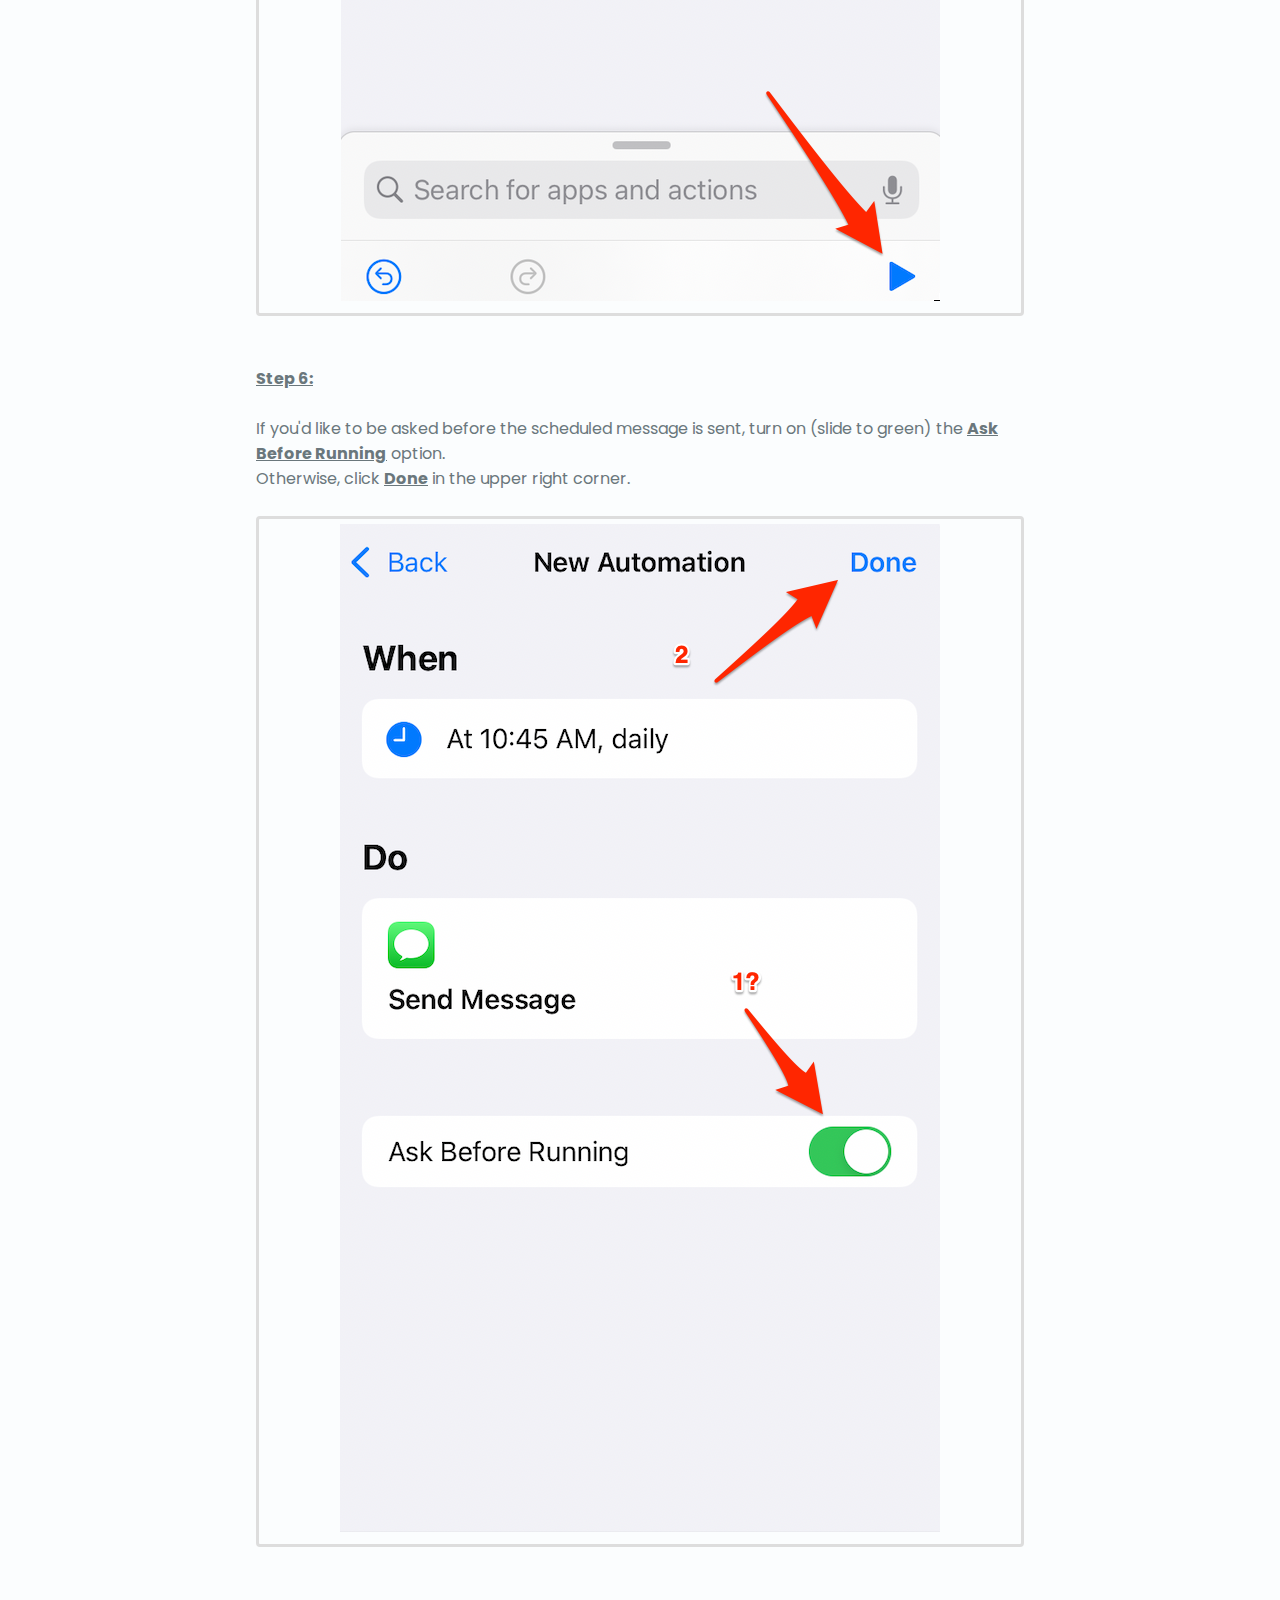
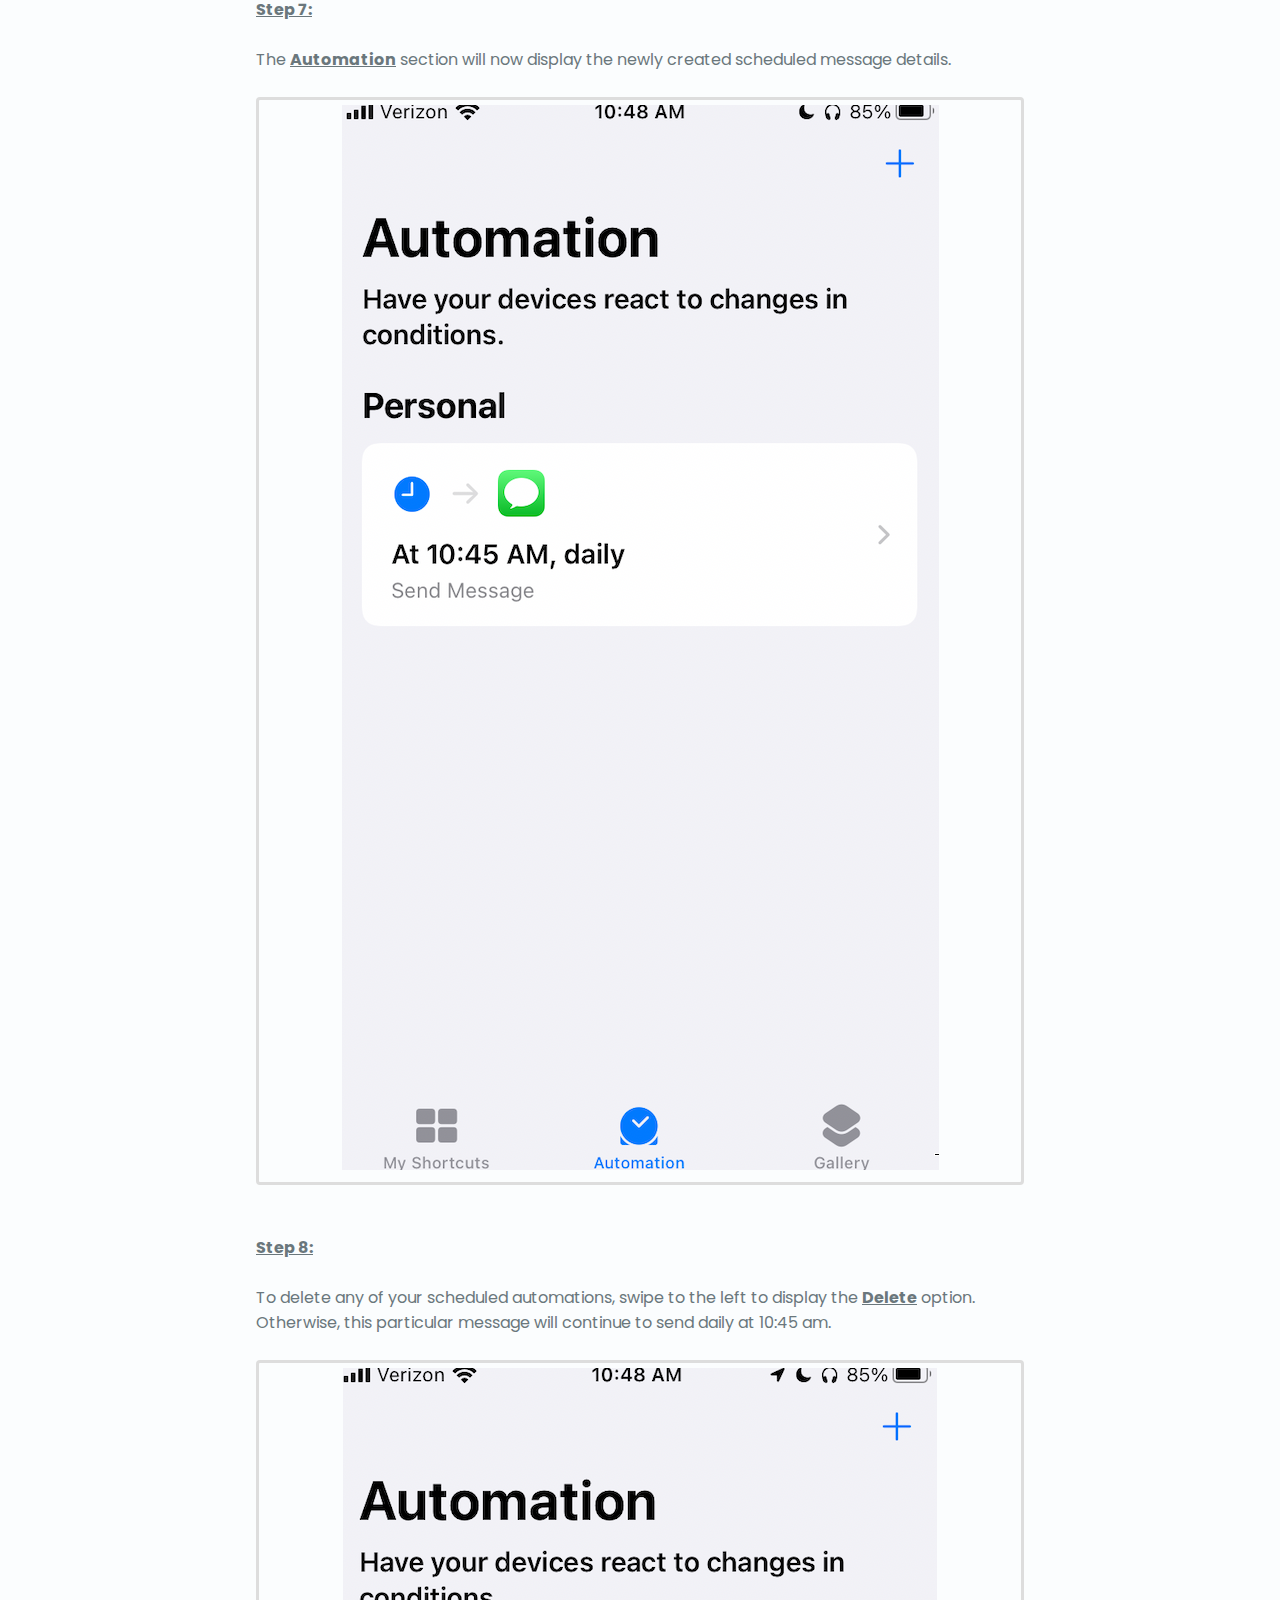
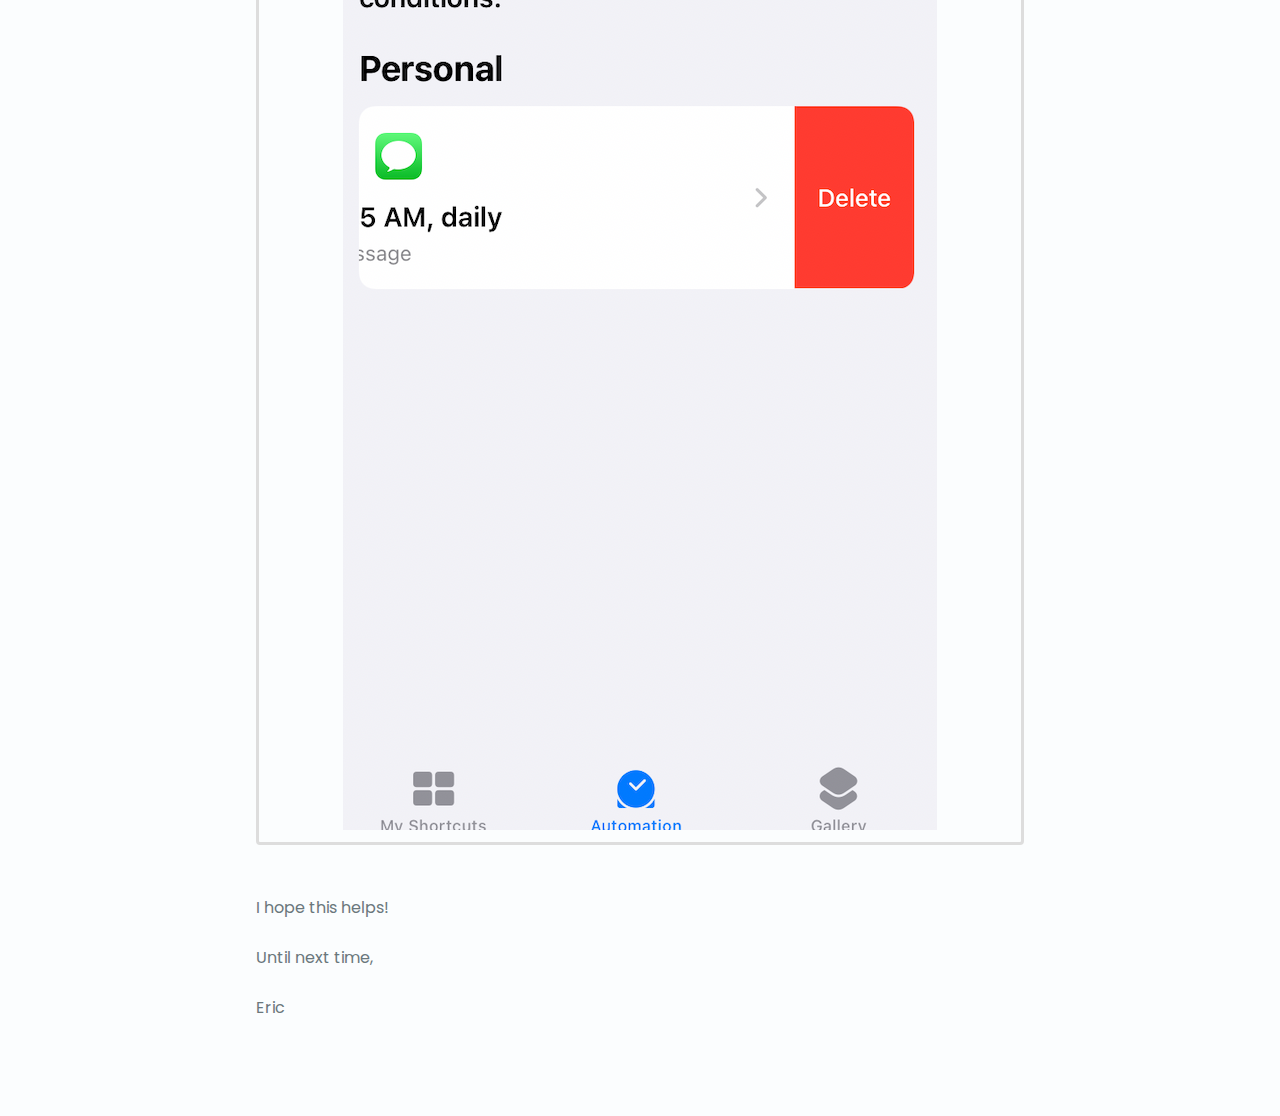
<file: blog/21/10/how-to-schedule-text-messages-on-iphone.html>
<!DOCTYPE html>
<html lang="en">
<head>

    <meta charset="UTF-8">

    <meta content="How to Schedule Text Messages on an iPhone."
          name="description">

    <title>Thoughts while reading</title>
    <link href="../../../../personal-website/assets/img/rounded-headshot.png" rel="shortcut icon" type="image/jpg"/>

    <link href="../../../../personal-website/assets/css/styles.css" rel="stylesheet">

    <!--  Essential META Tags -->

    <meta content="Hi, I'm Eric." property="og:title"/>
    <meta content="How to Schedule Text Messages on an iPhone."
          property="og:description"/>
    <meta content="https://user-images.githubusercontent.com/64165327/130359767-5860c777-645a-481d-ae90-453124975c40.png"
          property="og:image"/>
    <meta content="https://iamericfletcher.com" property="og:url"/>
    <meta content="summary_large_image" name="twitter:card">


    <!--  Non-Essential, But Recommended -->

    <meta content="Eric Fletcher's Personal Website" property="og:site_name">
    <meta content="Alt text for image" name="twitter:image:alt">


    <!--  Non-Essential, But Required for Analytics -->

    <meta content="@iamericfletcher" name="twitter:site">

    <title>Eric Fletcher's Personal Site</title>

    <!-- Global site tag (gtag.js) - Google Analytics -->
    <script async src="https://www.googletagmanager.com/gtag/js?id=G-N994RKZ86V"></script>
    <script>
        window.dataLayer = window.dataLayer || [];

        function gtag() {
            dataLayer.push(arguments);
        }

        gtag('js', new Date());

        gtag('config', 'G-N994RKZ86V');
    </script>


</head>
<body>

<section class="stuff section" id="stuff">


    <div style="text-align: center">

        <menu>

            <li style="display: inline-block;">
                <a class="blog__header__links active-link" href="https://www.iamericfletcher.com">Home</a>
            </li>

            <li style="display: inline-block;">
                <a class="blog__header__links active-link" href="https://www.iamericfletcher.com/blog.html">Blog</a>
            </li>

        </menu>

    </div>


    <img alt="" class="blog__header__image" src="images/shortcuts-icon.jpeg">


    <h1 class="section__title"><u>How to Schedule Text Messages <br> on an iPhone</u></h1>

    <div class="container">

        <p class="stuff__notes">

            The other day, my executive was in back-to-back meetings. I often send a text reminder to my executive five
            minutes before the next meeting's starting time in situations like this. If you're an executive assistant
            like I am, you have probably found yourself under similar circumstances.
            <br><br>
            I set multiple reminders for myself in Outlook and on my mobile device to send meeting notification texts to
            my executive at predetermined times. While setting up numerous reminders for myself is an acceptable
            approach, I thought about ways to improve this workflow. After all, sometimes, even one hundred reminders
            aren't enough, nor does it protect against our propensity as humans to get very busy and forget things every
            so often.
            <br><br>
            I've been automating various other processes recently, so my first thought was to look at ways to schedule
            text messages on an iPhone, which happens to be the type of mobile device provided at my place of
            employment.
            <br><br>
            It didn't take long before I found a suitable solution!
            <br><br>
            With the <a href="https://apps.apple.com/us/app/shortcuts/id915249334" target="_blank">Shortcuts</a>
            application for Apple mobile devices, users can leverage automation to send text messages
            at exact times. This implementation of process automation has been a super helpful addition to my meeting
            reminder workflow. Perhaps it will help you as well.
            <br><br>
            Below is my Schedule application workflow to schedule a text message meeting reminder to my hypothetical
            executive,
            <a href="https://en.wikipedia.org/wiki/Alan_Turing" target="_blank">Alan Turing</a>.
            <br><br>

            <b><u>Step 1:</u></b>
            <br><br>
            Open the application and click the Automation icon.
            <br><br>
            <span class="blog__img__container">
                <img alt="" src="images/step-1.png">
            </span>
            <br><br>

            <b><u>Step 2:</u></b>

            <br><br>
            Click the <b>Time of Day</b> automation option.
            <br><br>
            <span class="blog__img__container">
                <img alt="" src="images/step-2.png">
            </span>
            <br><br>

            <b><u>Step 3:</u></b>

            <br><br>
            Click the <b>Time of Day</b> automation option.
            <br>
            Set the <b>time</b> you'd like the message to be sent.
            <br>
            Select the <b>Repeat <u>Daily</u></b> option.


            <br><br>
            <span class="blog__img__container">
                <img alt="" src="images/step-3.png">
            </span>
            <br><br>

            <b><u>Step 4:</u></b>

            <br><br>
            Select <b><u>Send Message</u></b> from the <b>Next Action Suggestions</b> section.
            <br><br>
            <span class="blog__img__container">
                <img alt="" src="images/step-4.png">
            </span>
            <br><br>

            <b><u>Step 5:</u></b>

            <br><br>
            Click <b>Message</b> then enter the message you'd like to send.
            <br>
            Click <b>Recipients</b> then enter or select the contact who will receive the text message.
            <br><br>
            <span class="blog__img__container">
                <img alt="" src="images/step-5.png">
            </span>
            <br><br>


            <b><u>Step 5 continued:</u></b>

            <br><br>
            Example with message with hypothetical executive, <a href="https://en.wikipedia.org/wiki/Alan_Turing"
                                                                 target="_blank">Alan Turing</a>.
            <br><br>
            <span class="blog__img__container">
                <img alt="" src="images/step-6.png">
            </span>
            <br><br>

            <b><u>Step 6:</u></b>

            <br><br>

            If you'd like to be asked before the scheduled message is sent, turn on (slide to green) the <b><u>Ask
            Before Running</u></b> option.
            <br>
            Otherwise, click <b><u>Done</u></b> in the upper right corner.

            <br><br>
            <span class="blog__img__container">
                <img alt="" src="images/step-7.png">
            </span>
            <br><br>

            <b><u>Step 7:</u></b>

            <br><br>

            The <b><u>Automation</u></b> section will now display the newly created scheduled message details.

            <br><br>
            <span class="blog__img__container">
                <img alt="" src="images/step-8.png">
            </span>
            <br><br>

            <b><u>Step 8:</u></b>

            <br><br>

            To delete any of your scheduled automations, swipe to the left to display the <b><u>Delete</u></b> option.
            <br>
            Otherwise, this particular message will continue to send daily at 10:45 am.

            <br><br>
            <span class="blog__img__container">
                <img alt="" src="images/step-9.png">
            </span>
            <br><br>

            I hope this helps!

            <br>
            <br>
            Until next time,
            <br>
            <br>
            Eric
        </p>

    </div>

</section>

</body>

</html>
</file>
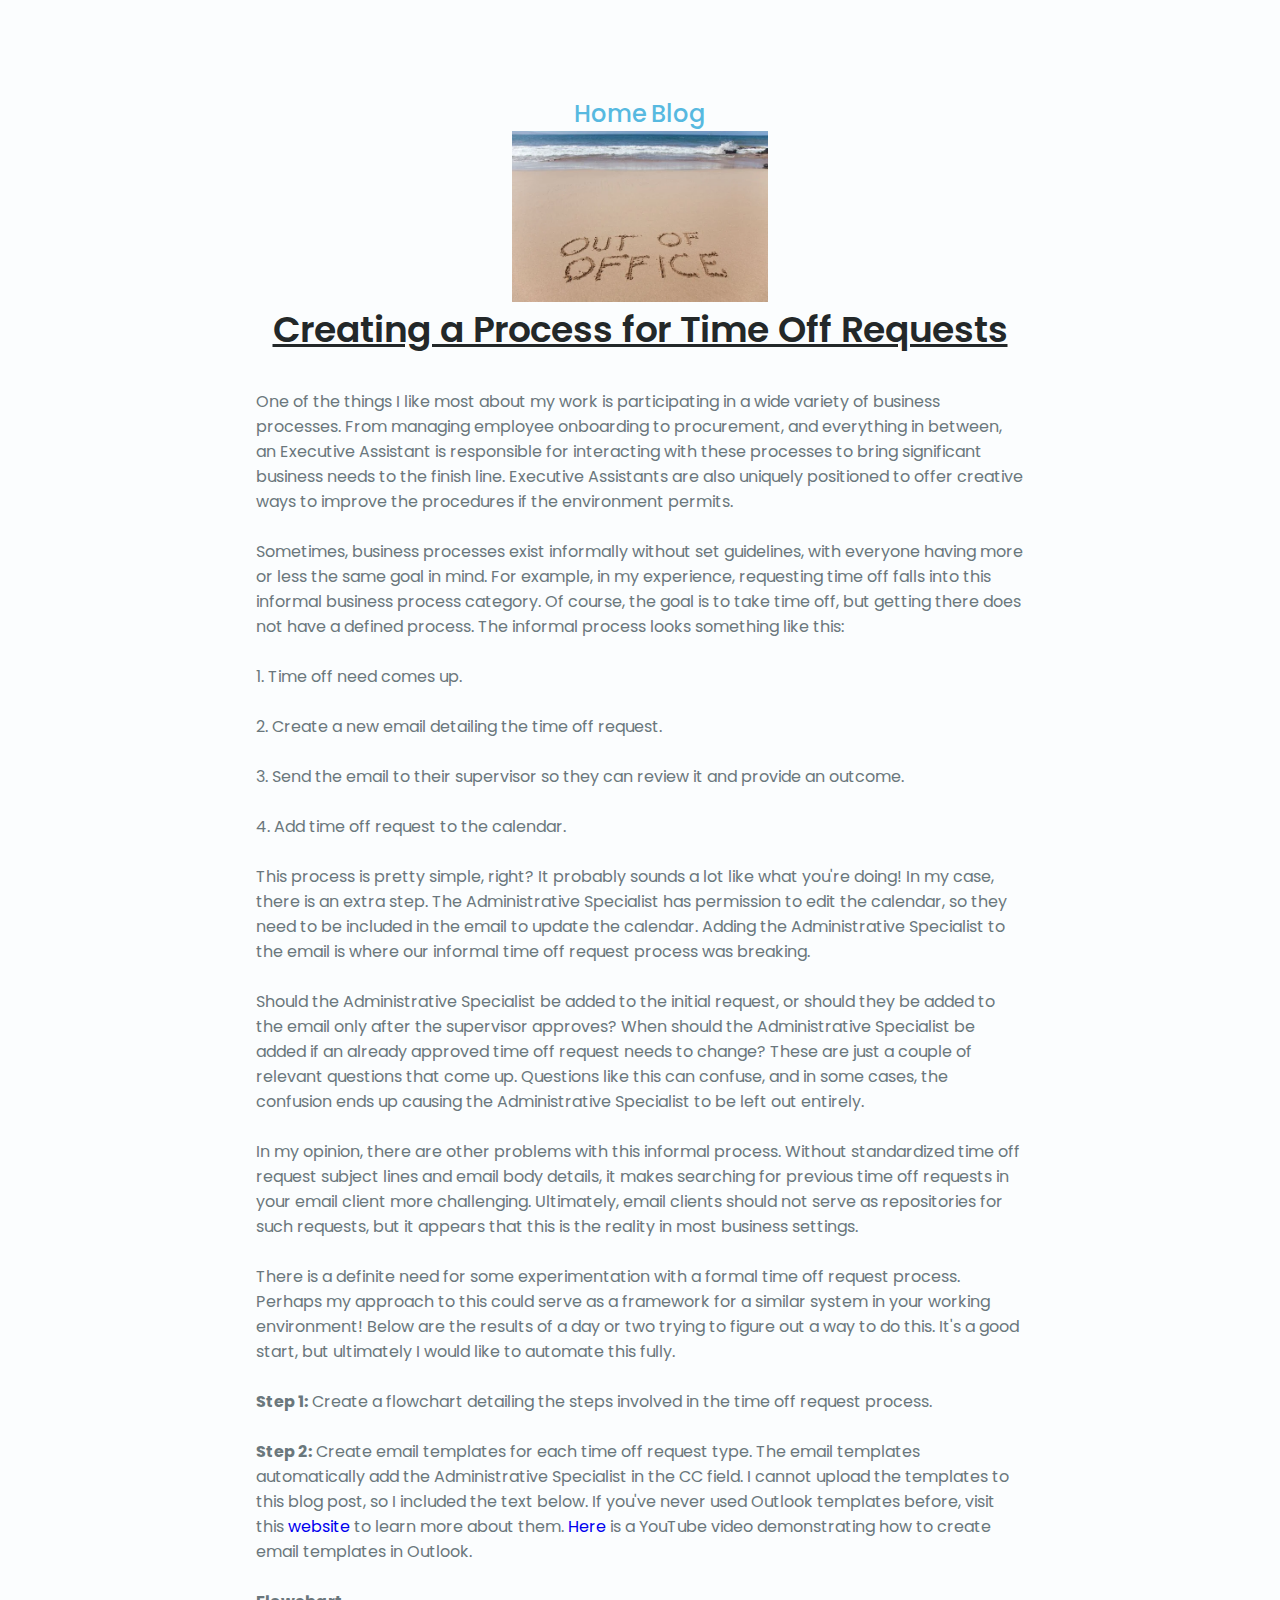
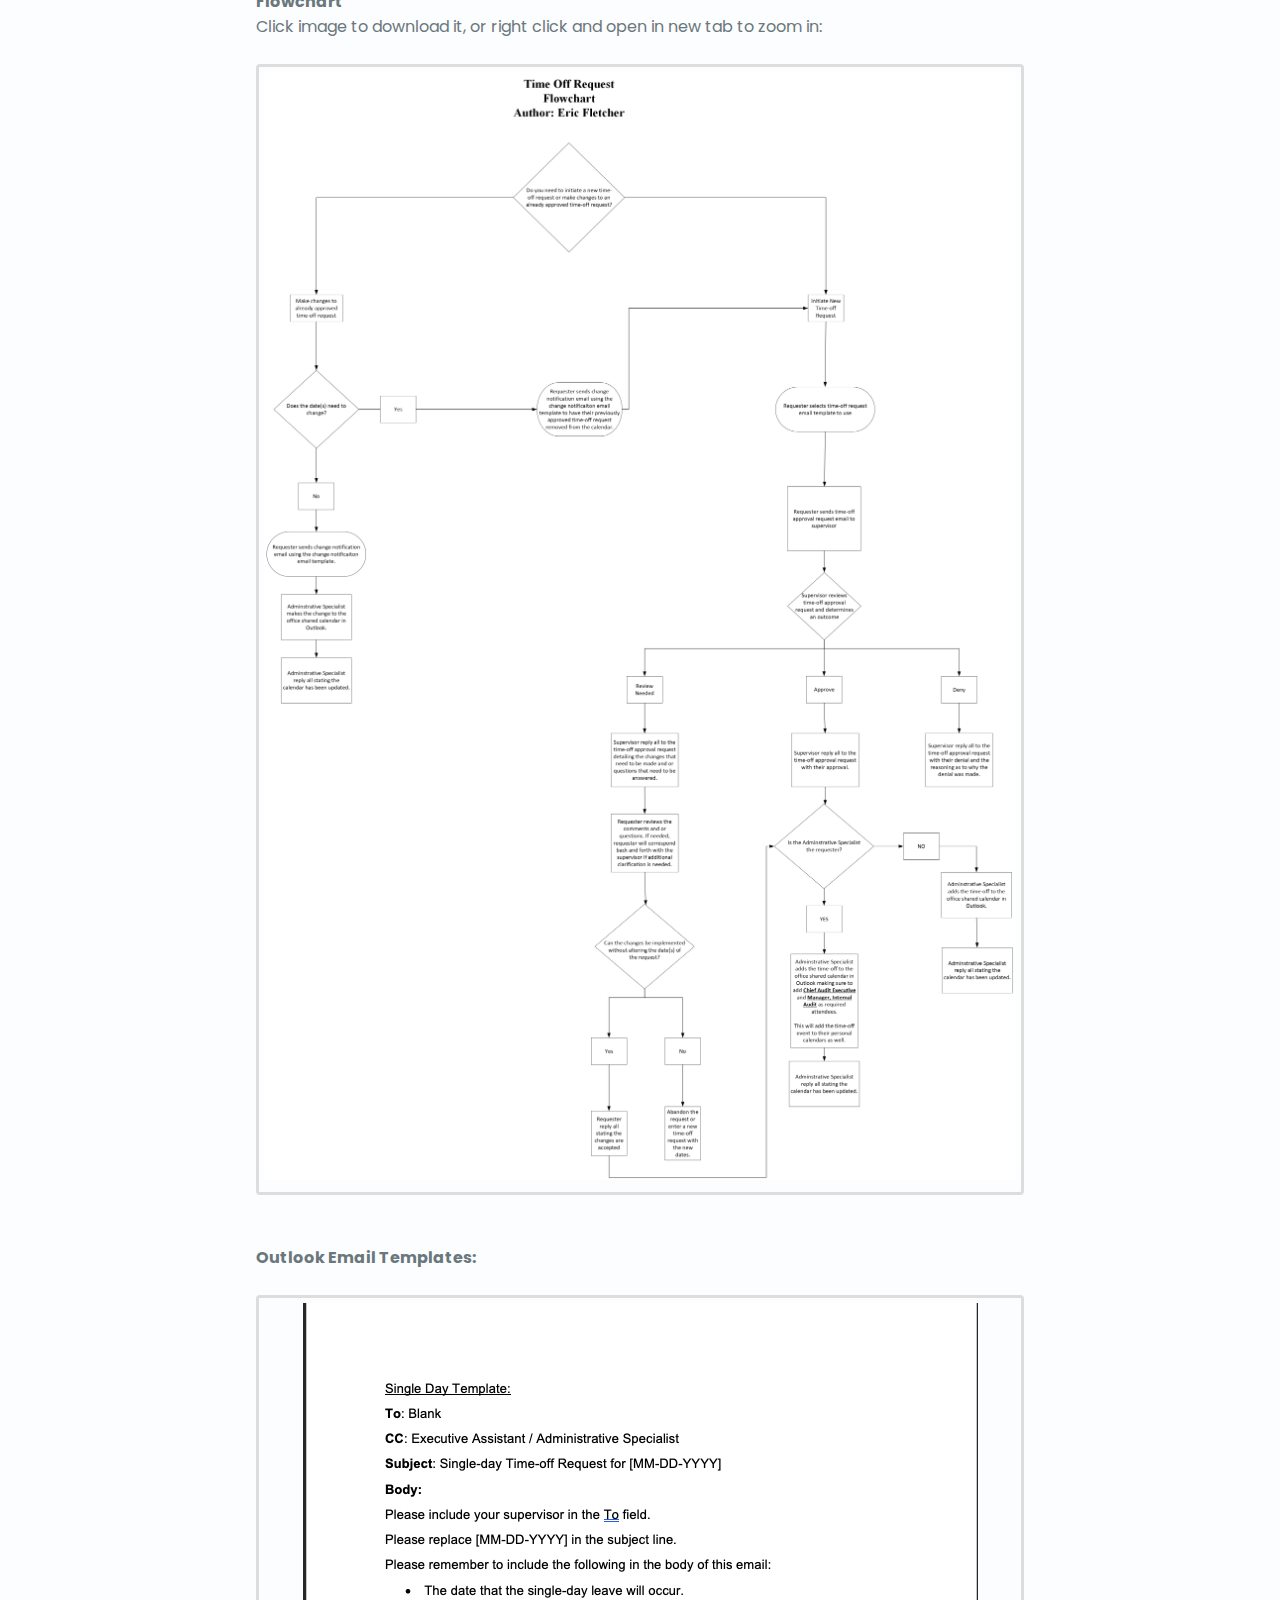
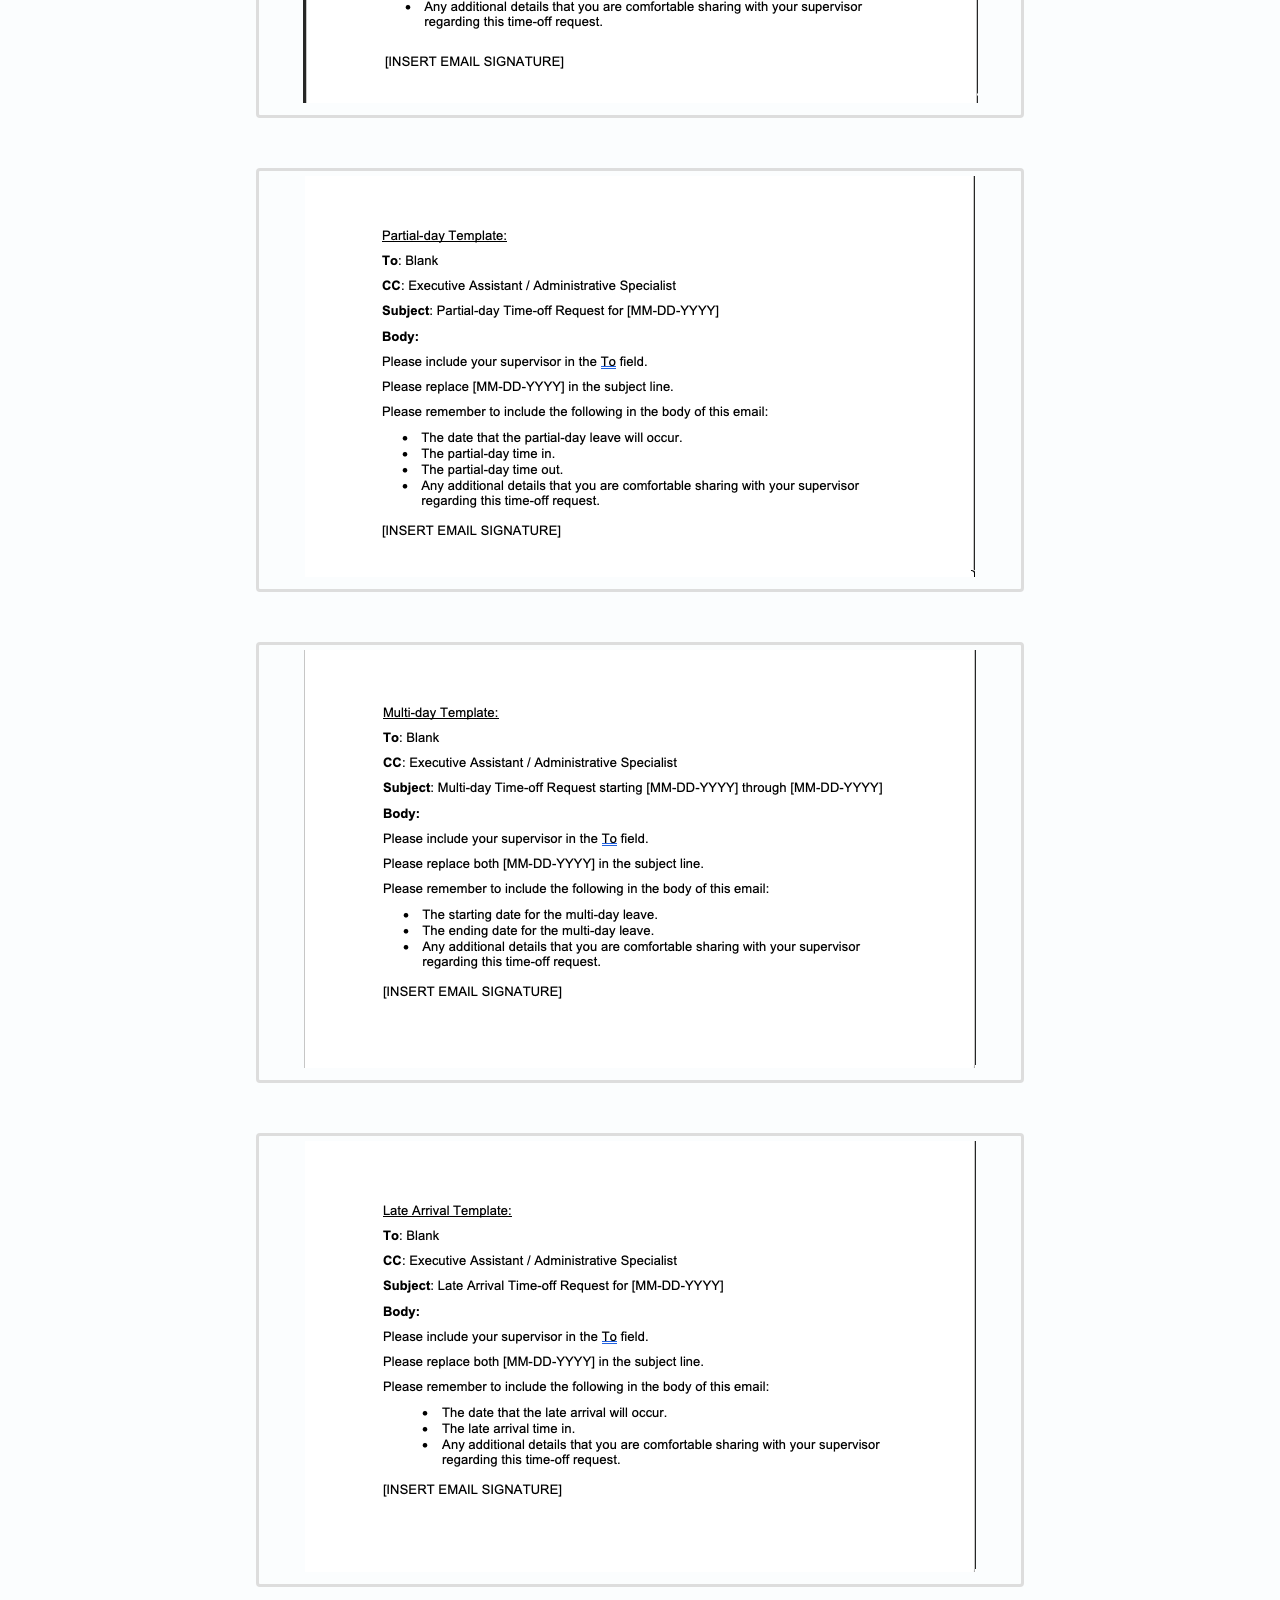
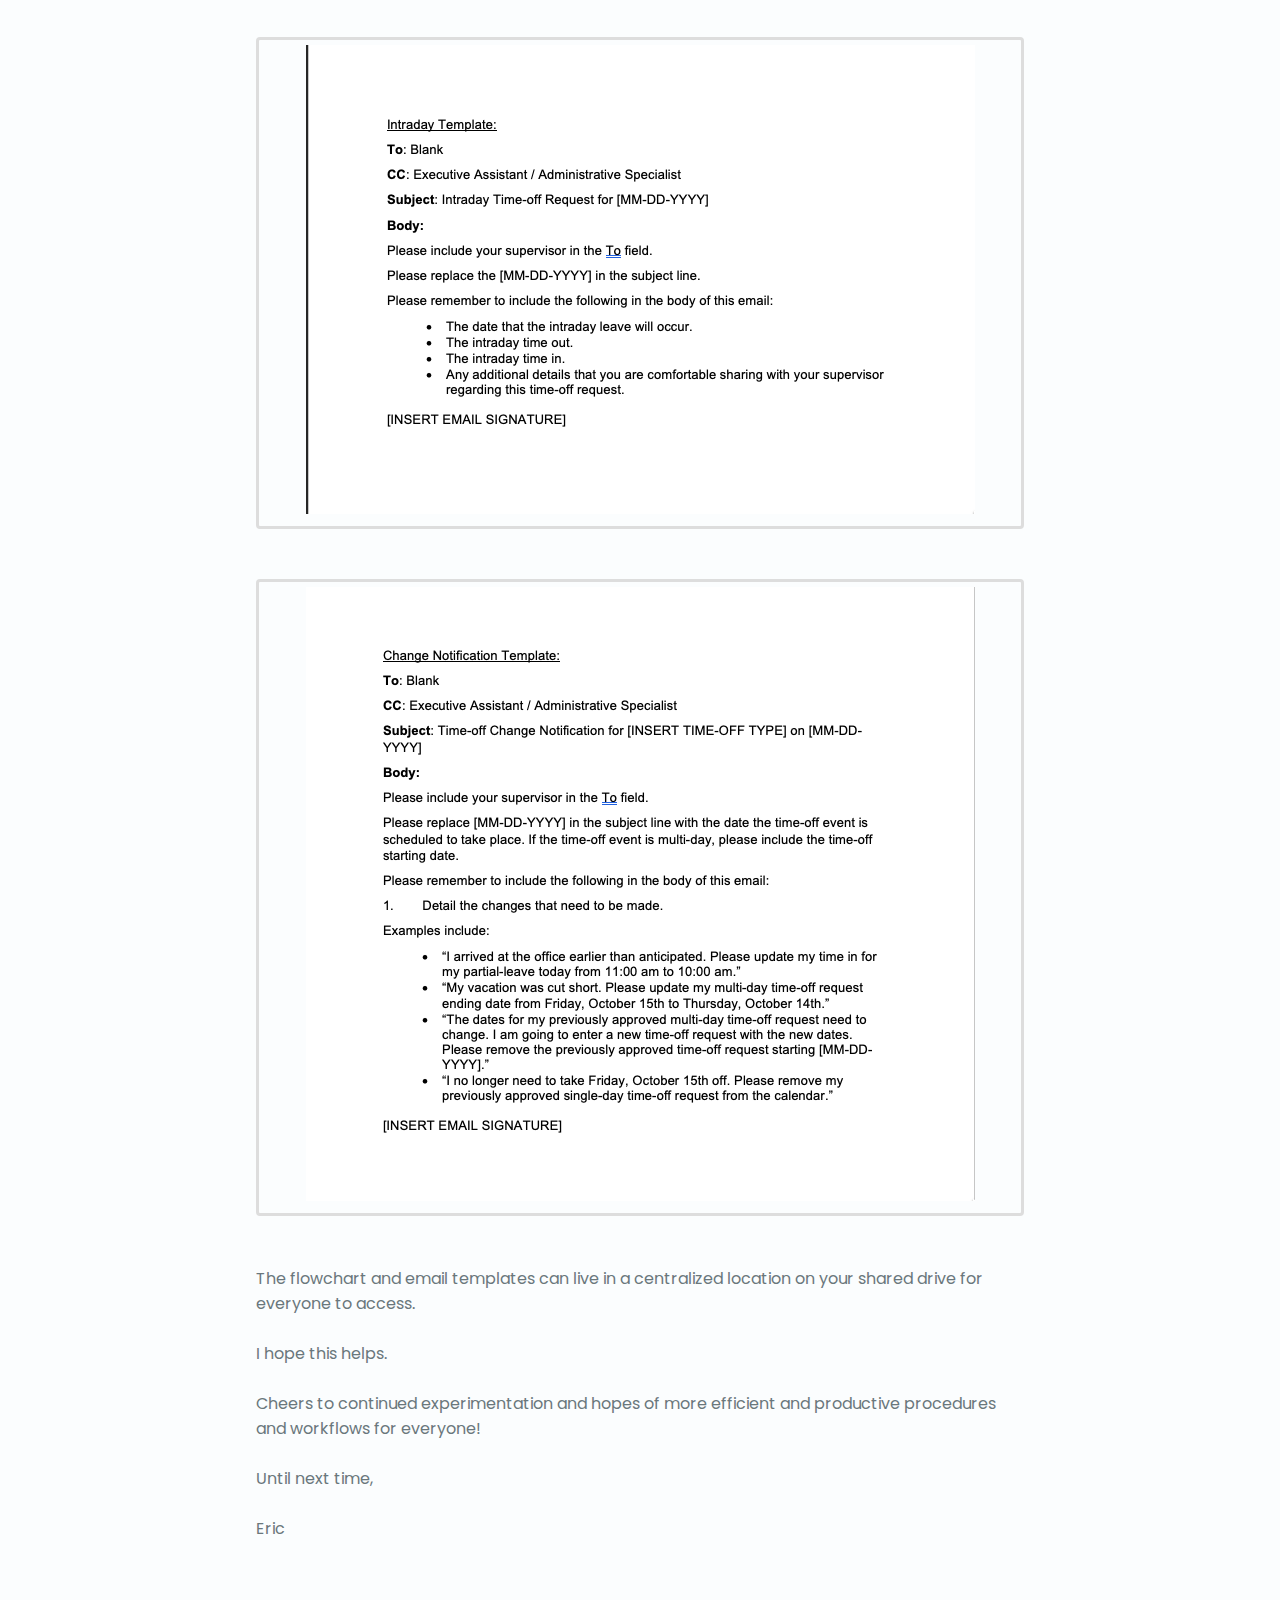
<file: blog/21/10/time-off-requests.html>
<!DOCTYPE html>
<html lang="en">
<head>

    <meta charset="UTF-8">

    <meta content="Creating a process for time off requests."
          name="description">

    <title>Time Off Requests</title>
    <link href="../../../../personal-website/assets/img/rounded-headshot.png" rel="shortcut icon" type="image/jpg"/>

    <link href="../../../../personal-website/assets/css/styles.css" rel="stylesheet">

    <!--  Essential META Tags -->

    <meta content="Hi, I'm Eric." property="og:title"/>
    <meta content="Creating a process for time off requests."
          property="og:description"/>
    <meta content="https://user-images.githubusercontent.com/64165327/130359767-5860c777-645a-481d-ae90-453124975c40.png"
          property="og:image"/>
    <meta content="https://iamericfletcher.com" property="og:url"/>
    <meta content="summary_large_image" name="twitter:card">


    <!--  Non-Essential, But Recommended -->

    <meta content="Eric Fletcher's Personal Website" property="og:site_name">
    <meta content="Alt text for image" name="twitter:image:alt">


    <!--  Non-Essential, But Required for Analytics -->

    <meta content="@iamericfletcher" name="twitter:site">

    <title>Eric Fletcher's Personal Site</title>

    <!-- Global site tag (gtag.js) - Google Analytics -->
    <script async src="https://www.googletagmanager.com/gtag/js?id=G-N994RKZ86V"></script>
    <script>
        window.dataLayer = window.dataLayer || [];

        function gtag() {
            dataLayer.push(arguments);
        }

        gtag('js', new Date());

        gtag('config', 'G-N994RKZ86V');
    </script>


</head>
<body>

<section class="stuff section" id="stuff">


    <div style="text-align: center">

        <menu>

            <li style="display: inline-block;">
                <a class="blog__header__links active-link" href="https://www.iamericfletcher.com">Home</a>
            </li>

            <li style="display: inline-block;">
                <a class="blog__header__links active-link" href="https://www.iamericfletcher.com/blog.html">Blog</a>
            </li>

        </menu>

    </div>


    <img alt="" class="blog__header__image" src="images/time-off-requests.jpeg">


    <h1 class="section__title"><u>Creating a Process for Time Off Requests</u></h1>

    <div class="container">

        <p class="stuff__notes">

            One of the things I like most about my work is participating in a wide variety of business processes. From
            managing employee onboarding to procurement, and everything in between, an Executive Assistant is
            responsible for interacting with these processes to bring significant business needs to the finish line.
            Executive Assistants are also uniquely positioned to offer creative ways to improve the procedures if the
            environment permits.
            <br><br>
            Sometimes, business processes exist informally without set guidelines, with everyone having more or less the
            same goal in mind. For example, in my experience, requesting time off falls into this informal business
            process category. Of course, the goal is to take time off, but getting there does not have a defined
            process. The informal process looks something like this:
            <br><br>
            1. Time off need comes up.
            <br><br>
            2. Create a new email detailing the time off request.
            <br><br>
            3. Send the email to their supervisor so they can review it and provide an outcome.
            <br><br>
            4. Add time off request to the calendar.
            <br><br>
            This process is pretty simple, right? It probably sounds a lot like what you're doing! In my case, there is
            an extra step. The Administrative Specialist has permission to edit the calendar, so they need to be
            included in the email to update the calendar. Adding the Administrative Specialist to the email is where our
            informal time off request process was breaking.
            <br><br>
            Should the Administrative Specialist be added to the initial request, or should they be added to the email
            only after the supervisor approves? When should the Administrative Specialist be added if an already
            approved time off request needs to change? These are just a couple of relevant questions that come up.
            Questions like this can confuse, and in some cases, the confusion ends up causing the Administrative
            Specialist to be left out entirely.
            <br><br>
            In my opinion, there are other problems with this informal process. Without standardized time off request
            subject lines and email body details, it makes searching for previous time off requests in your email client
            more challenging. Ultimately, email clients should not serve as repositories for such requests, but it
            appears that this is the reality in most business settings.
            <br><br>
            There is a definite need for some experimentation with a formal time off request process. Perhaps my
            approach to this could serve as a framework for a similar system in your working environment! Below are the
            results of a day or two trying to figure out a way to do this. It's a good start, but ultimately I would
            like to automate this fully.
            <br><br>
            <b>Step 1:</b> Create a flowchart detailing the steps involved in the time off request process.
            <br><br>
            <b>Step 2:</b> Create email templates for each time off request type. The email templates automatically add
            the Administrative Specialist in the CC field. I cannot upload the templates to this blog post, so I
            included the text below. If you've never used Outlook templates before, visit this
            <a href="https://support.microsoft.com/en-us/office/create-an-email-message-template-43ec7142-4dd0-4351-8727-bd0977b6b2d1"
               target="_blank">website</a> to learn more about them.
            <a href="https://www.youtube.com/watch?v=51la2gAmZB8" target="_blank">Here</a> is a YouTube video
            demonstrating how to create email templates in Outlook.
            <br><br>
            <b>Flowchart</b>
            <br>
            Click image to download it, or right click and open in new tab to zoom in:
            <br><br>
            <span class="blog__img__container">
                    <img alt="" src="images/Time-off-request%20with%20templates.png">
            </span>
            <br><br>

            <b>Outlook Email Templates:</b>
            <br><br>
            <span class="blog__img__container">
                    <img alt="" src="images/single-day-email-template.png">
            </span>

            <br><br>
            <span class="blog__img__container">
                    <img alt="" src="images/partial-day-email-template.png">
            </span>

            <br><br>
            <span class="blog__img__container">
                    <img alt="" src="images/multi-day-email-template.png">
            </span>

            <br><br>
            <span class="blog__img__container">
                    <img alt="" src="images/late-arrival-email-template.png">
            </span>

            <br><br>
            <span class="blog__img__container">
                    <img alt="" src="images/intraday-email-template.png">
            </span>

            <br><br>
            <span class="blog__img__container">
                    <img alt="" src="images/change-request-email-template.png">
            </span>

            <br><br>

            The flowchart and email templates can live in a centralized location on your shared drive for everyone to
            access.
            <br><br>

            I hope this helps.
            <br><br>

            Cheers to continued experimentation and hopes of more efficient and productive procedures and workflows for
            everyone!

            <br>
            <br>
            Until next time,
            <br>
            <br>
            Eric
        </p>

    </div>

</section>

</body>

</html>
</file>
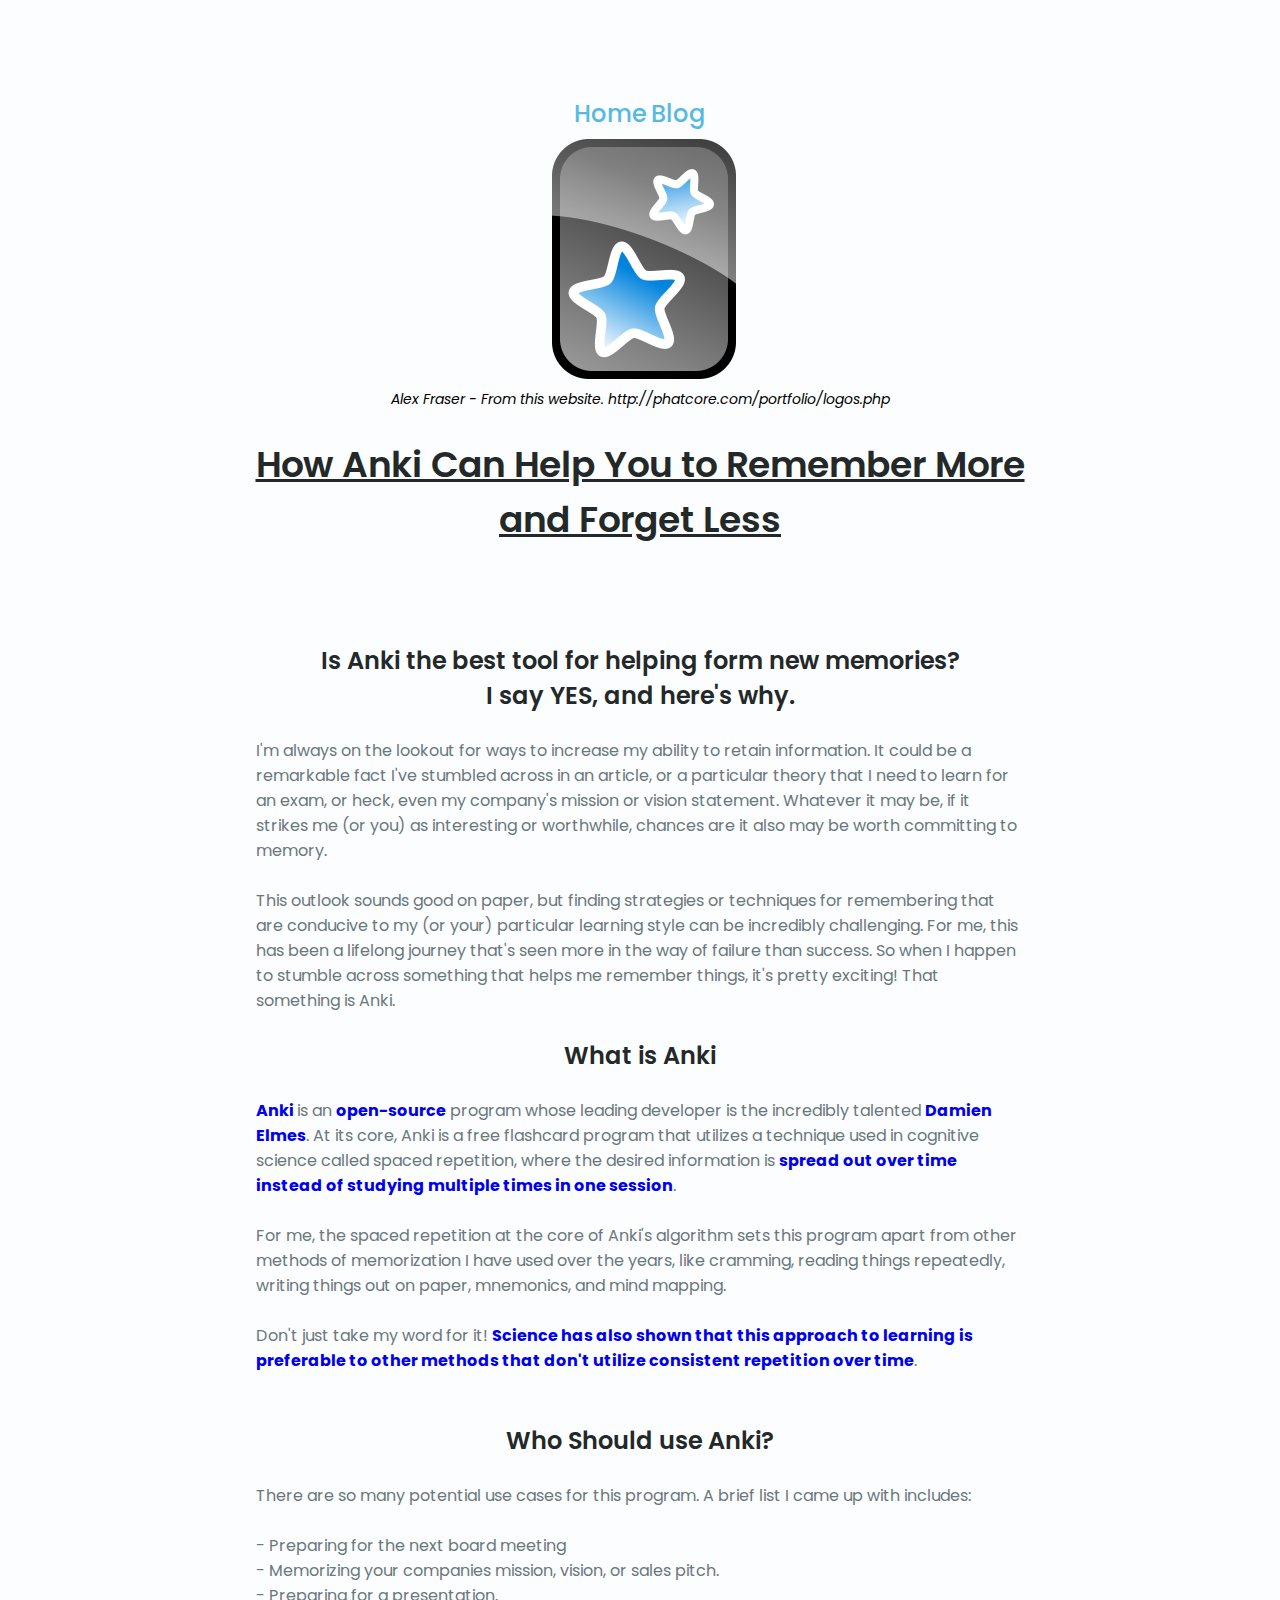
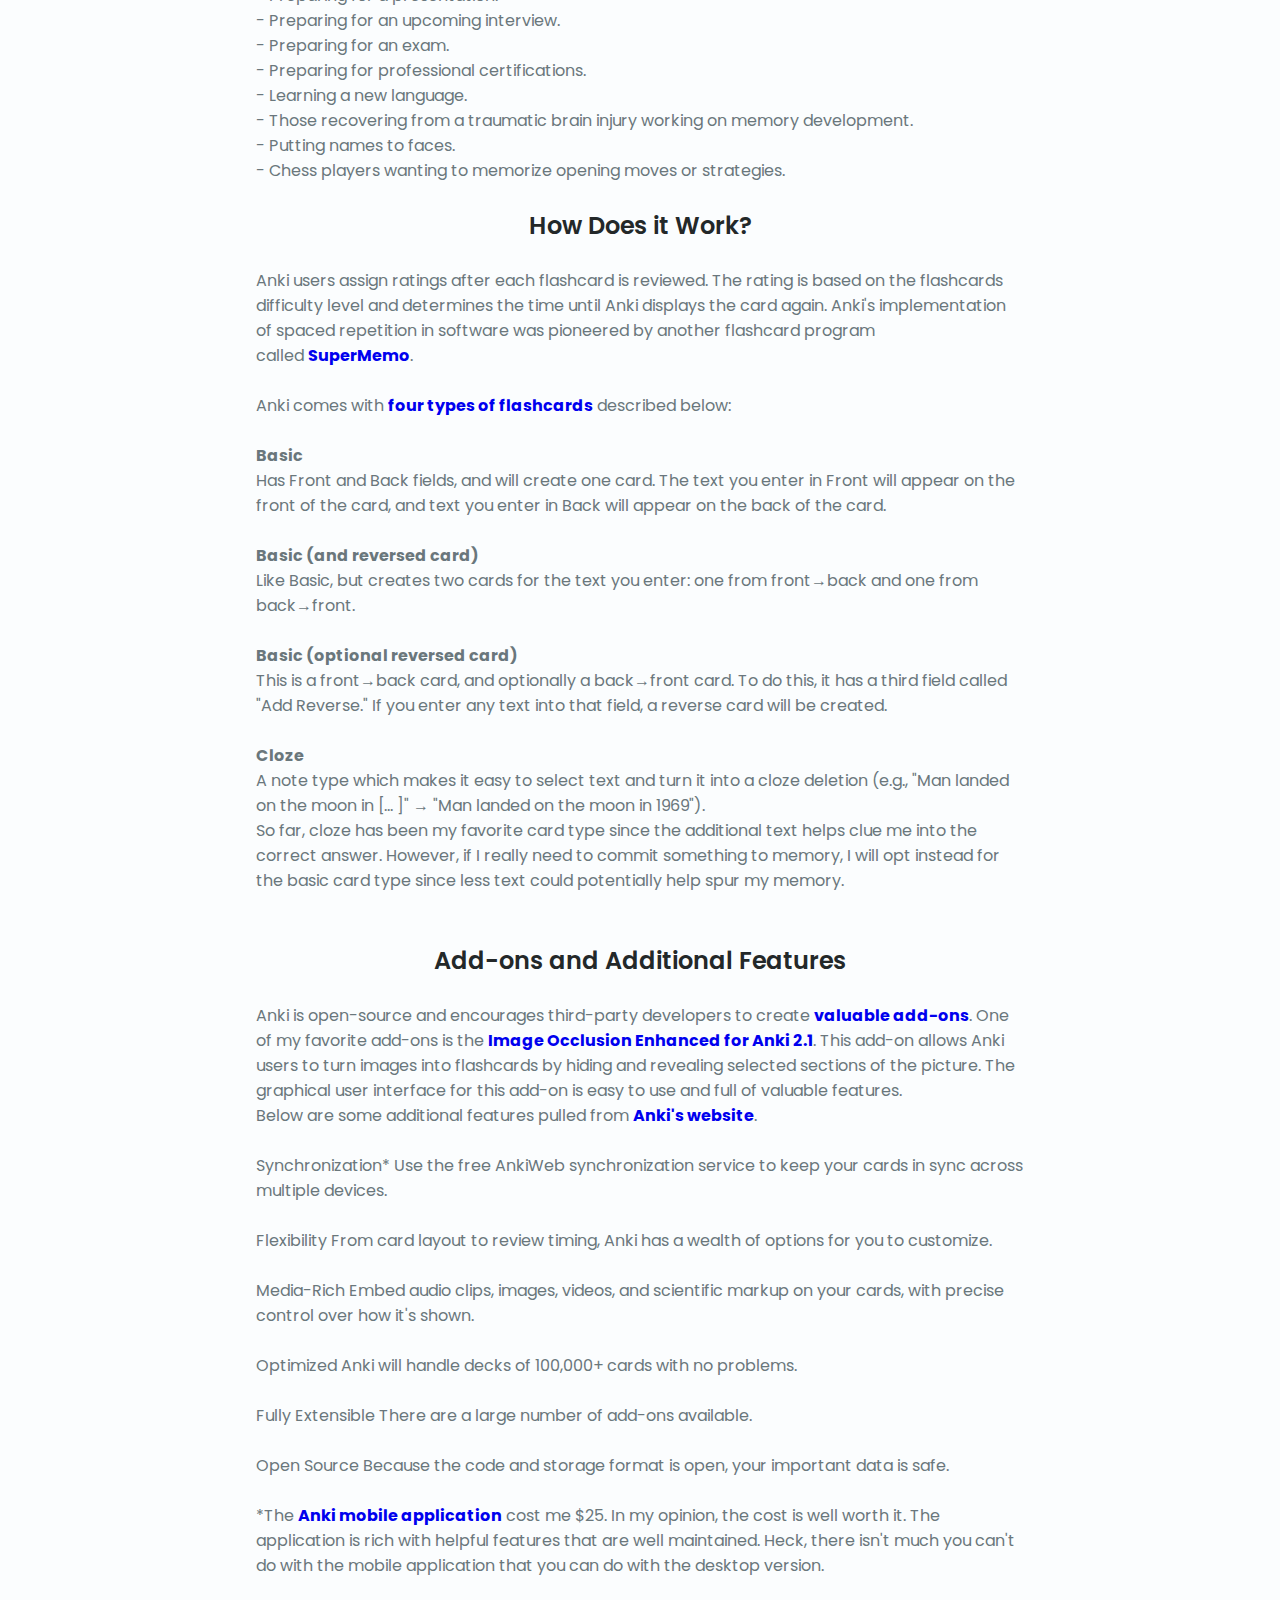
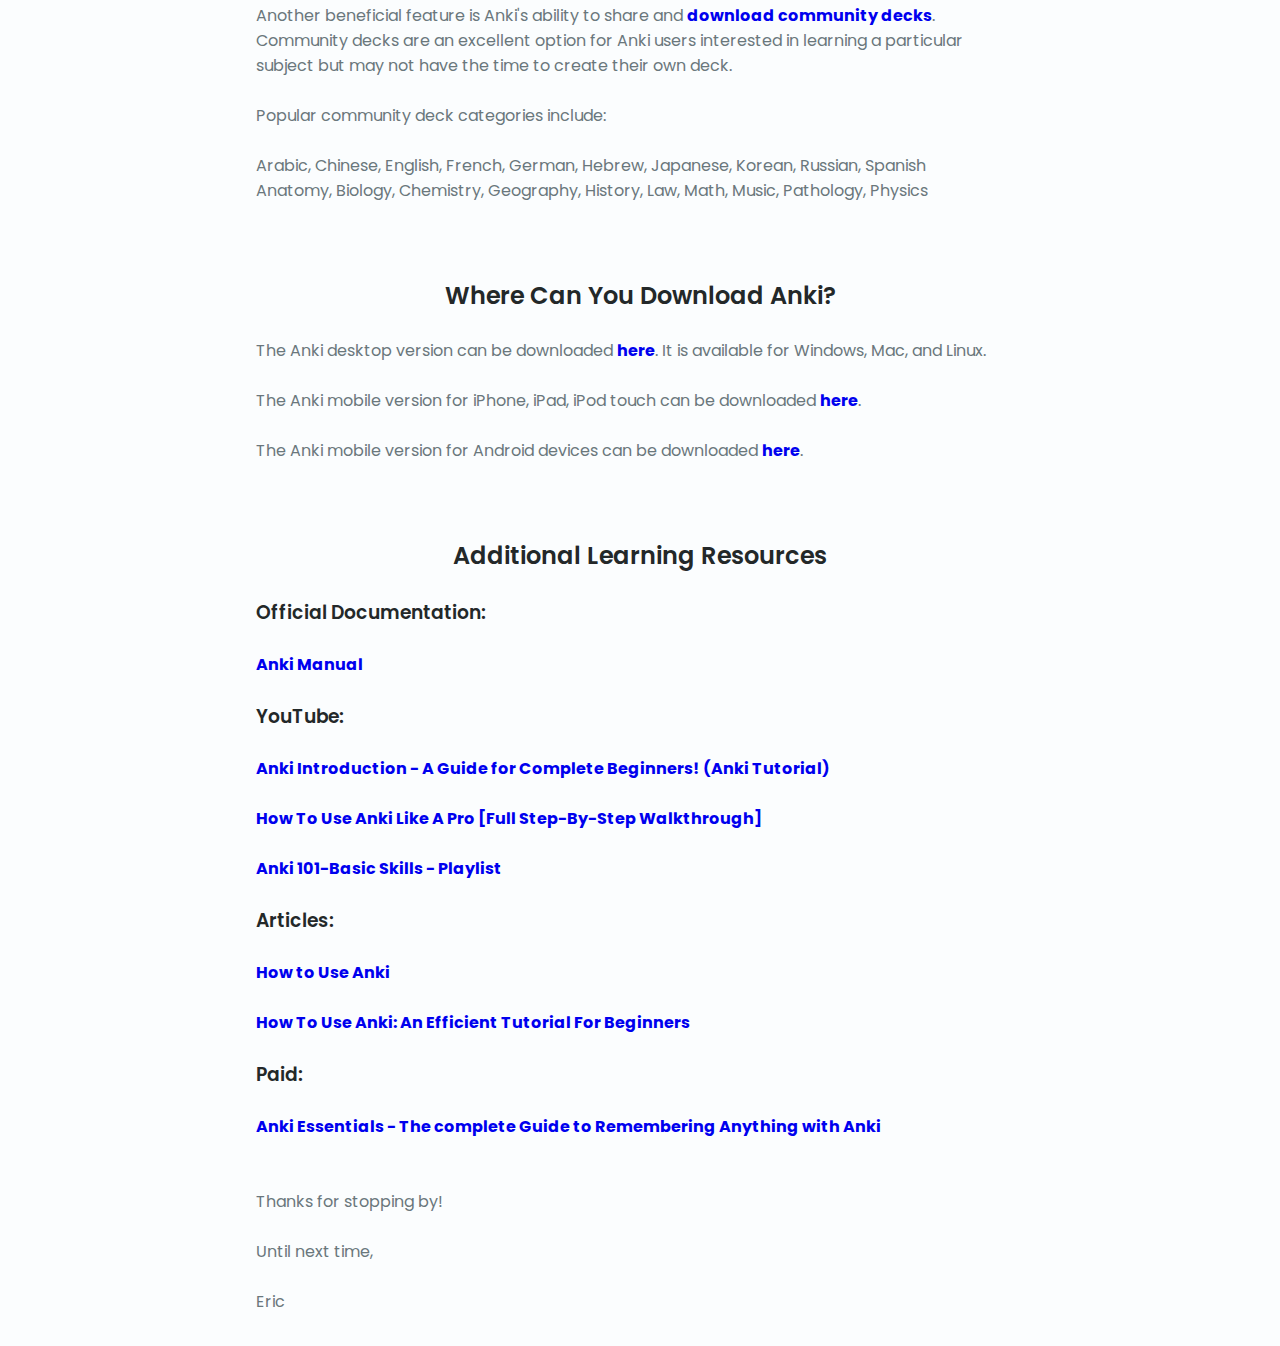
<file: blog/21/9/how-anki-can-help-you-to-remember-more-and-forget-less/how-anki-can-help-you-remember-more-and-forget-less.html>
<!DOCTYPE html>
<html lang="en">
<head>
    <meta charset="UTF-8">

    <meta content="How Anki Can Help You to Remember More and Forget Less."
          name="description">

    <title>How Anki Can Help You to Remember More and Forget Less</title>
    <link rel="shortcut icon" type="image/jpg" href="../../../../personal-website/assets/img/rounded-headshot.png"/>

    <link href="../../../../personal-website/assets/css/styles.css" rel="stylesheet">

    <!--  Essential META Tags -->

    <meta content="Hi, I'm Eric." property="og:title"/>
    <meta content="How Anki Can Help You to Remember More and Forget Less."
          property="og:description"/>
    <meta content="https://user-images.githubusercontent.com/64165327/130359767-5860c777-645a-481d-ae90-453124975c40.png"
          property="og:image"/>
    <meta content="https://iamericfletcher.com" property="og:url"/>
    <meta content="summary_large_image" name="twitter:card">


    <!--  Non-Essential, But Recommended -->

    <meta content="Eric Fletcher's Personal Website" property="og:site_name">
    <meta content="Alt text for image" name="twitter:image:alt">


    <!--  Non-Essential, But Required for Analytics -->

    <meta content="@iamericfletcher" name="twitter:site">

    <title>Eric Fletcher's Personal Site</title>

    <!-- Global site tag (gtag.js) - Google Analytics -->
    <script async src="https://www.googletagmanager.com/gtag/js?id=G-N994RKZ86V"></script>
    <script>
        window.dataLayer = window.dataLayer || [];

        function gtag() {
            dataLayer.push(arguments);
        }

        gtag('js', new Date());

        gtag('config', 'G-N994RKZ86V');
    </script>
</head>
<body>

<section class="stuff section" id="stuff">

    <div style="text-align: center">

        <menu>

            <li style="display: inline-block;">
                <a class="blog__header__links active-link" href="https://www.iamericfletcher.com">Home</a>
            </li>

            <li style="display: inline-block;">
                <a class="blog__header__links active-link" href="https://www.iamericfletcher.com/blog.html">Blog</a>
            </li>

        </menu>

    </div>

    <img src="anki-logo.png" alt="" class="blog__header__image">
    <p class="figcaption">Alex Fraser - From this website. http://phatcore.com/portfolio/logos.php</p>

    <br>

    <h1 class="section__title"><u>How Anki Can Help You to Remember More<br>and Forget Less</u></h1>

    <div class="container">


        <p class="stuff__notes">

        <h2 style="text-align: center">Is Anki the best tool for helping form new memories?<br>I say YES, and here's
            why.</h2>

        <br>

        I'm always on the lookout for ways to increase my ability to retain information. It could be a remarkable
        fact I've stumbled across in an article, or a particular theory that I need to learn for an exam, or heck,
        even my company's mission or vision statement. Whatever it may be, if it strikes me (or you) as interesting
        or worthwhile, chances are it also may be worth committing to memory.

        <br><br>

        This outlook sounds good on paper, but finding strategies or techniques for remembering that are conducive
        to my (or your) particular learning style can be incredibly challenging. For me, this has been a lifelong
        journey that's seen more in the way of failure than success. So when I happen to stumble across something
        that helps me remember things, it's pretty exciting! That something is Anki.

        <br><br>

        <h2 style="text-align: center">What is Anki</h2>

        <br>

        <p>
            <a href="https://apps.ankiweb.net/" target="_blank" rel="nofollow noopener"><strong>Anki&nbsp;</strong></a>is
            an&nbsp;<a href="https://www.redhat.com/en/topics/open-source/what-is-open-source" target="_blank"
                       rel="nofollow noopener"><strong>open-source</strong></a>&nbsp;program
            whose leading developer is the incredibly talented&nbsp;<a href="https://github.com/dae" target="_blank"
                                                                       rel="nofollow noopener"><strong>Damien
            Elmes</strong></a>.
            At its core, Anki is a free flashcard program that utilizes a technique used in cognitive science called
            spaced repetition, where the desired information is&nbsp;<a href="https://docs.ankiweb.net/background.html"
                                                                        target="_blank" rel="nofollow noopener"><strong>spread
            out over time instead of studying multiple times in one session</strong></a>.&nbsp;

        </p>

        <br>

        <p>
            For me, the spaced repetition at the core of Anki's algorithm sets this program apart from other methods of
            memorization I have used over the years, like cramming, reading things repeatedly, writing things out on
            paper, mnemonics, and mind mapping.&nbsp;</p>

        <br>

        <p>
            Don't just take my word for it!&nbsp;<a href="https://www.ncbi.nlm.nih.gov/pmc/articles/PMC5126970/"
                                                    target="_blank" rel="nofollow noopener"><strong>Science has also
            shown that this approach to learning is preferable to other methods that don't utilize consistent repetition
            over time</strong></a>.
        </p>

        <br><br>


        <h2 style="text-align: center">Who Should use Anki?</h2>

        <br>

        <p>There are so many potential use cases for this program. A brief list I came up with includes:</p>

        <br>

        - Preparing for the next board meeting
        <br>
        - Memorizing your companies mission, vision, or sales pitch.
        <br>
        - Preparing for a presentation.
        <br>
        - Preparing for an upcoming interview.
        <br>
        - Preparing for an exam.
        <br>
        - Preparing for professional certifications.
        <br>
        - Learning a new language.
        <br>
        - Those recovering from a traumatic brain injury working on memory development.
        <br>
        - Putting names to faces.
        <br>
        - Chess players wanting to memorize opening moves or strategies.


        <br><br>


        <h2 style="text-align: center">How Does it Work?</h2>

        <br>

        <p>Anki users assign ratings after each flashcard is reviewed. The rating is based on the flashcards difficulty
            level and determines the time until Anki displays the card again. Anki's implementation of spaced repetition
            in software was pioneered by another flashcard program called&nbsp;<a href="https://www.supermemo.com/en"
                                                                                  target="_blank"
                                                                                  rel="nofollow noopener"><strong>SuperMemo</strong></a>.
        </p>

        <br>

        <p>Anki comes with&nbsp;<a href="https://docs.ankiweb.net/getting-started.html#cards" target="_blank"
                                   rel="nofollow noopener"><strong>four types of flashcards</strong></a>&nbsp;described
            below:</p>
        <br>
        <b>Basic</b> <br>
        Has Front and Back fields, and will create one card. The text you enter in Front will appear
        on the front of the card, and text you enter in Back will appear on the back of the card.
        <br>
        <br>
        <b>Basic (and reversed card)</b> <br>
        Like Basic, but creates two cards for the text you enter: one from
        front→back and one from back→front.
        <br>
        <br>
        <b>Basic (optional reversed card)</b> <br>
        This is a front→back card, and optionally a back→front card. To do
        this, it has a third field called "Add Reverse." If you enter any text into that field, a reverse card
        will be created.
        <br>
        <br>
        <b>Cloze</b> <br>
        A note type which makes it easy to select text and turn it into a cloze deletion (e.g., "Man
        landed on the moon in [… ]" → "Man landed on the moon in 1969").


        <br>

        <p>So far, cloze has been my favorite card type since the additional text helps clue me into the correct answer.
            However, if I really need to commit something to memory, I will opt instead for the basic card type since
            less text could potentially help spur my memory.</p>


        <br><br>


        <h2 style="text-align: center">Add-ons and Additional Features</h2>

        <br>


        <p>Anki is open-source and encourages third-party developers to create&nbsp;<a
                href="https://ankiweb.net/shared/addons/2.1" target="_blank" rel="nofollow noopener"><strong>valuable
            add-ons</strong></a>. One of my favorite add-ons is the&nbsp;<a
                href="https://ankiweb.net/shared/info/1374772155" target="_blank" rel="nofollow noopener"><strong>Image
            Occlusion Enhanced for Anki 2.1</strong></a>. This add-on allows Anki users to turn images into flashcards
            by hiding and revealing selected sections of the picture. The graphical user interface for this add-on is
            easy to use and full of valuable features.&nbsp;</p>


        <p>Below are some additional features pulled from&nbsp;<a href="https://apps.ankiweb.net/" target="_blank"
                                                                  rel="nofollow noopener"><strong>Anki's
            website</strong></a>.</p>

        <br>

        <p>Synchronization*&nbsp;Use the free AnkiWeb synchronization service to keep your cards in sync across multiple
            devices.</p>

        <br>

        <p>Flexibility&nbsp;From card layout to review timing, Anki has a wealth of options for you to customize.</p>

        <br>

        <p>Media-Rich&nbsp;Embed audio clips, images, videos, and scientific markup on your cards, with precise control
            over how it's shown.</p>

        <br>

        <p>Optimized&nbsp;Anki will handle decks of 100,000+ cards with no problems.</p>

        <br>

        <p>Fully Extensible&nbsp;There are a large number of add-ons available.</p>

        <br>

        <p>Open Source&nbsp;Because the code and storage format is open, your important data is safe.</p>

        <br>

        <p>*The&nbsp;<a href="https://www.ankiapp.com/" target="_blank" rel="nofollow noopener"><strong>Anki mobile
            application</strong></a>&nbsp;cost me $25. In my opinion, the cost is well worth it. The application is rich
            with helpful features that are well maintained. Heck, there isn't much you can't do with the mobile
            application that you can do with the desktop version.</p>

        <br>

        <p>Another beneficial feature is Anki's ability to share and&nbsp;<a href="https://ankiweb.net/shared/decks/"
                                                                             target="_blank"
                                                                             rel="nofollow noopener"><strong>download
            community decks</strong></a>. Community decks are an excellent option for Anki users interested in learning
            a particular subject but may not have the time to create their own deck.&nbsp;</p>

        <br>

        <p>Popular community deck categories include:</p>

        <br>

        <ul>
            <li>Arabic, Chinese, English, French, German, Hebrew, Japanese, Korean, Russian, Spanish</li>
            <li>Anatomy, Biology, Chemistry, Geography, History, Law, Math, Music, Pathology, Physics</li>
        </ul>

        <br>


        <br><br>


        <h2 style="text-align: center">Where Can You Download Anki?</h2>

        <br>


        <p>The Anki desktop version can be downloaded&nbsp;<a href="https://apps.ankiweb.net/" target="_blank"
                                                              rel="nofollow noopener"><strong>here</strong></a>. It is
            available for Windows, Mac, and Linux.</p>

        <br>

        <p>The Anki mobile version for iPhone, iPad, iPod touch can be downloaded&nbsp;<a
                href="https://apps.apple.com/us/app/ankimobile-flashcards/id373493387" target="_blank"
                rel="nofollow noopener"><strong>here</strong></a>.</p>

        <br>

        <p>The Anki mobile version for Android devices can be downloaded&nbsp;<a
                href="https://play.google.com/store/apps/details?id=com.ichi2.anki" target="_blank"
                rel="nofollow noopener"><strong>here</strong></a>.</p>

        <br>

        <br><br>


        <h2 style="text-align: center">Additional Learning Resources</h2>

        <br>


        <h3>Official Documentation:</h3>

        <br>

        <p><a href="https://docs.ankiweb.net/" target="_blank" rel="nofollow noopener"><strong>Anki Manual</strong></a>
        </p>

        <br>

        <h3>YouTube:</h3>

        <br>

        <p><a href="https://youtu.be/vm4oooKANzU" target="_blank" rel="nofollow noopener"><strong>Anki Introduction - A
            Guide for Complete Beginners! (Anki Tutorial)</strong></a></p>

        <br>

        <p><a href="https://youtu.be/WmPx333n5UQ" target="_blank" rel="nofollow noopener"><strong>How To Use Anki Like A
            Pro [Full Step-By-Step Walkthrough]</strong></a></p>

        <br>

        <p><a href="https://youtube.com/playlist?list=PLXL_lTSgbB_VBrcQnK1c72A1AMTvXcu70" target="_blank"
              rel="nofollow noopener"><strong>Anki 101-Basic Skills - Playlist</strong></a></p>

        <br>

        <h3>Articles:</h3>

        <br>

        <p><a href="https://tejashdatta.medium.com/how-to-use-anki-66a22ed9b1a4" target="_blank"
              rel="nofollow noopener"><strong>How to Use Anki</strong></a></p>

        <br>

        <p><a href="https://leananki.com/how-to-use-anki-tutorial/" target="_blank" rel="nofollow noopener"><strong>How
            To Use Anki: An Efficient Tutorial For Beginners</strong></a></p>

        <br>

        <h3>Paid:</h3>

        <br>

        <p><a href="https://alexvermeer.com/anki-essentials/" target="_blank" rel="nofollow noopener"><strong>Anki
            Essentials - The complete Guide to Remembering Anything with Anki</strong></a></p>

        <br><br>

        Thanks for stopping by!
        <br>
        <br>
        Until next time,
        <br>
        <br>
        Eric


    </div>


</section>


</body>
</html>
</file>
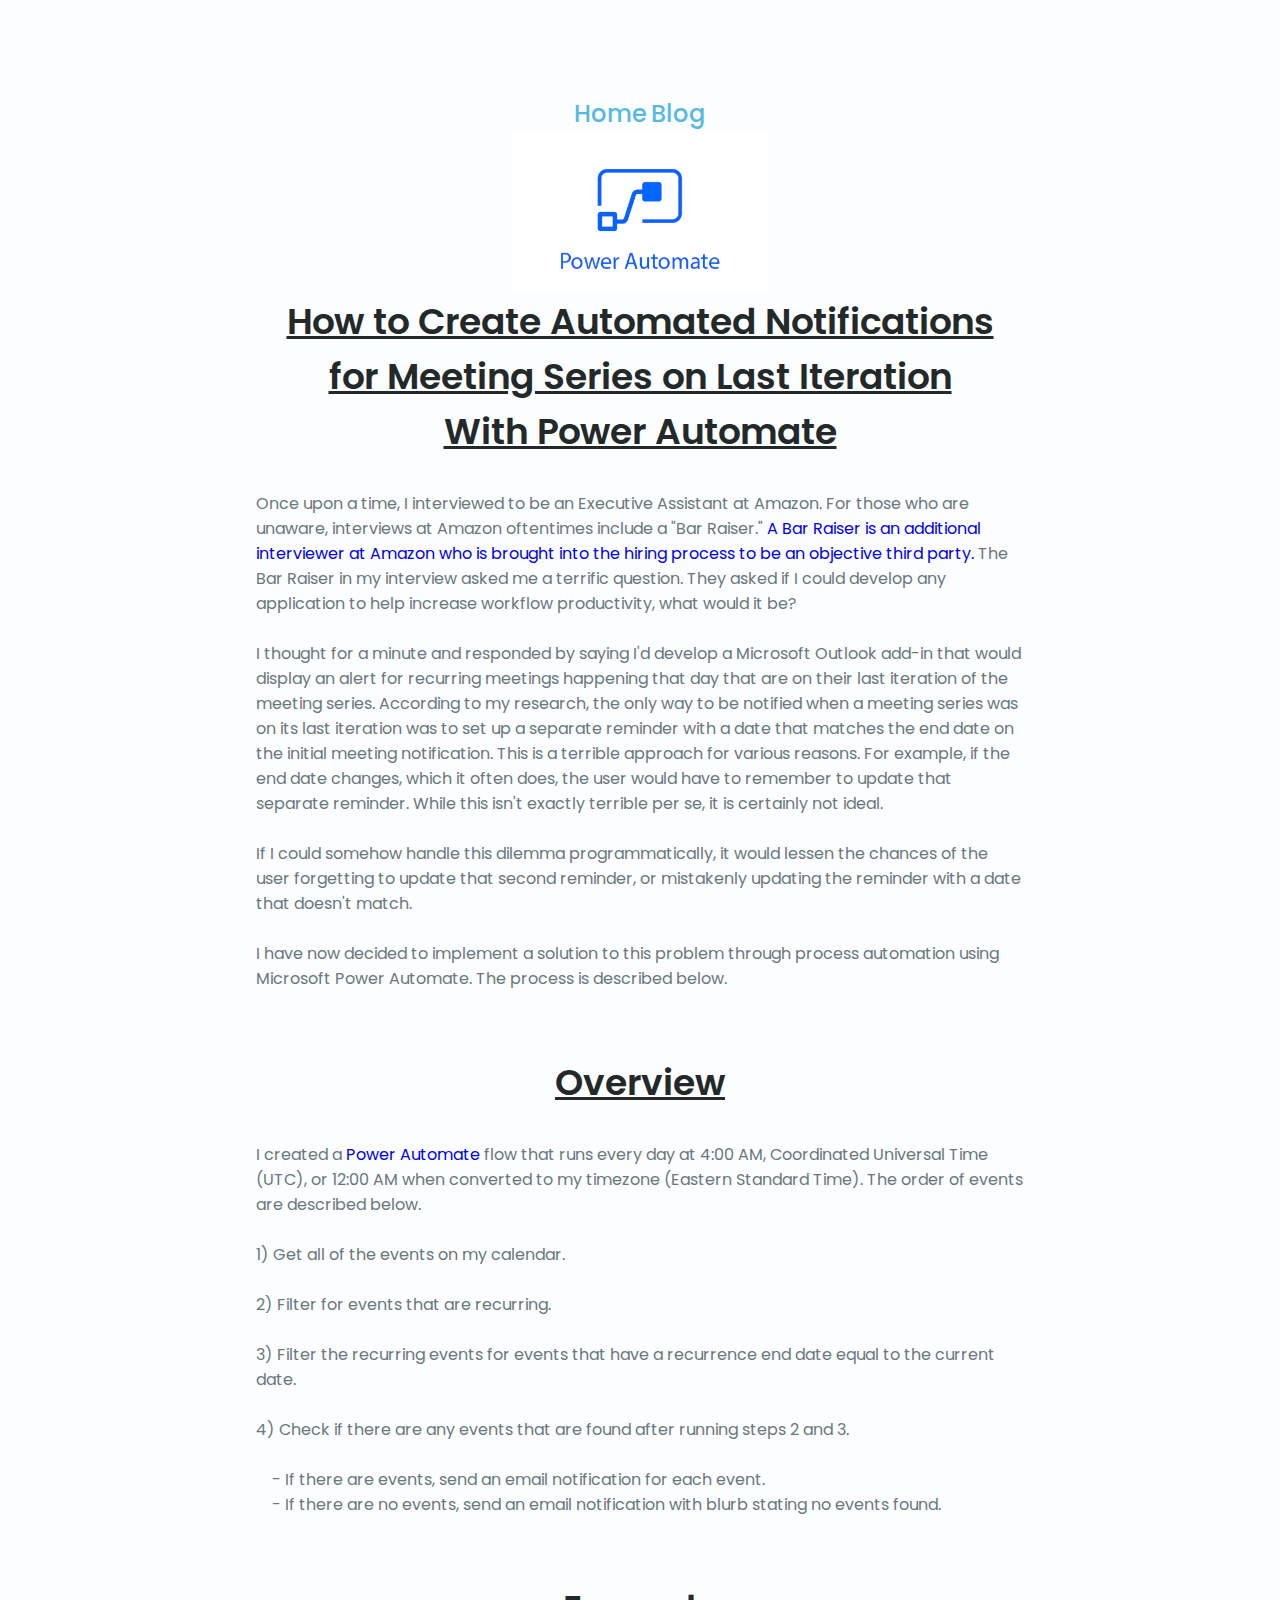
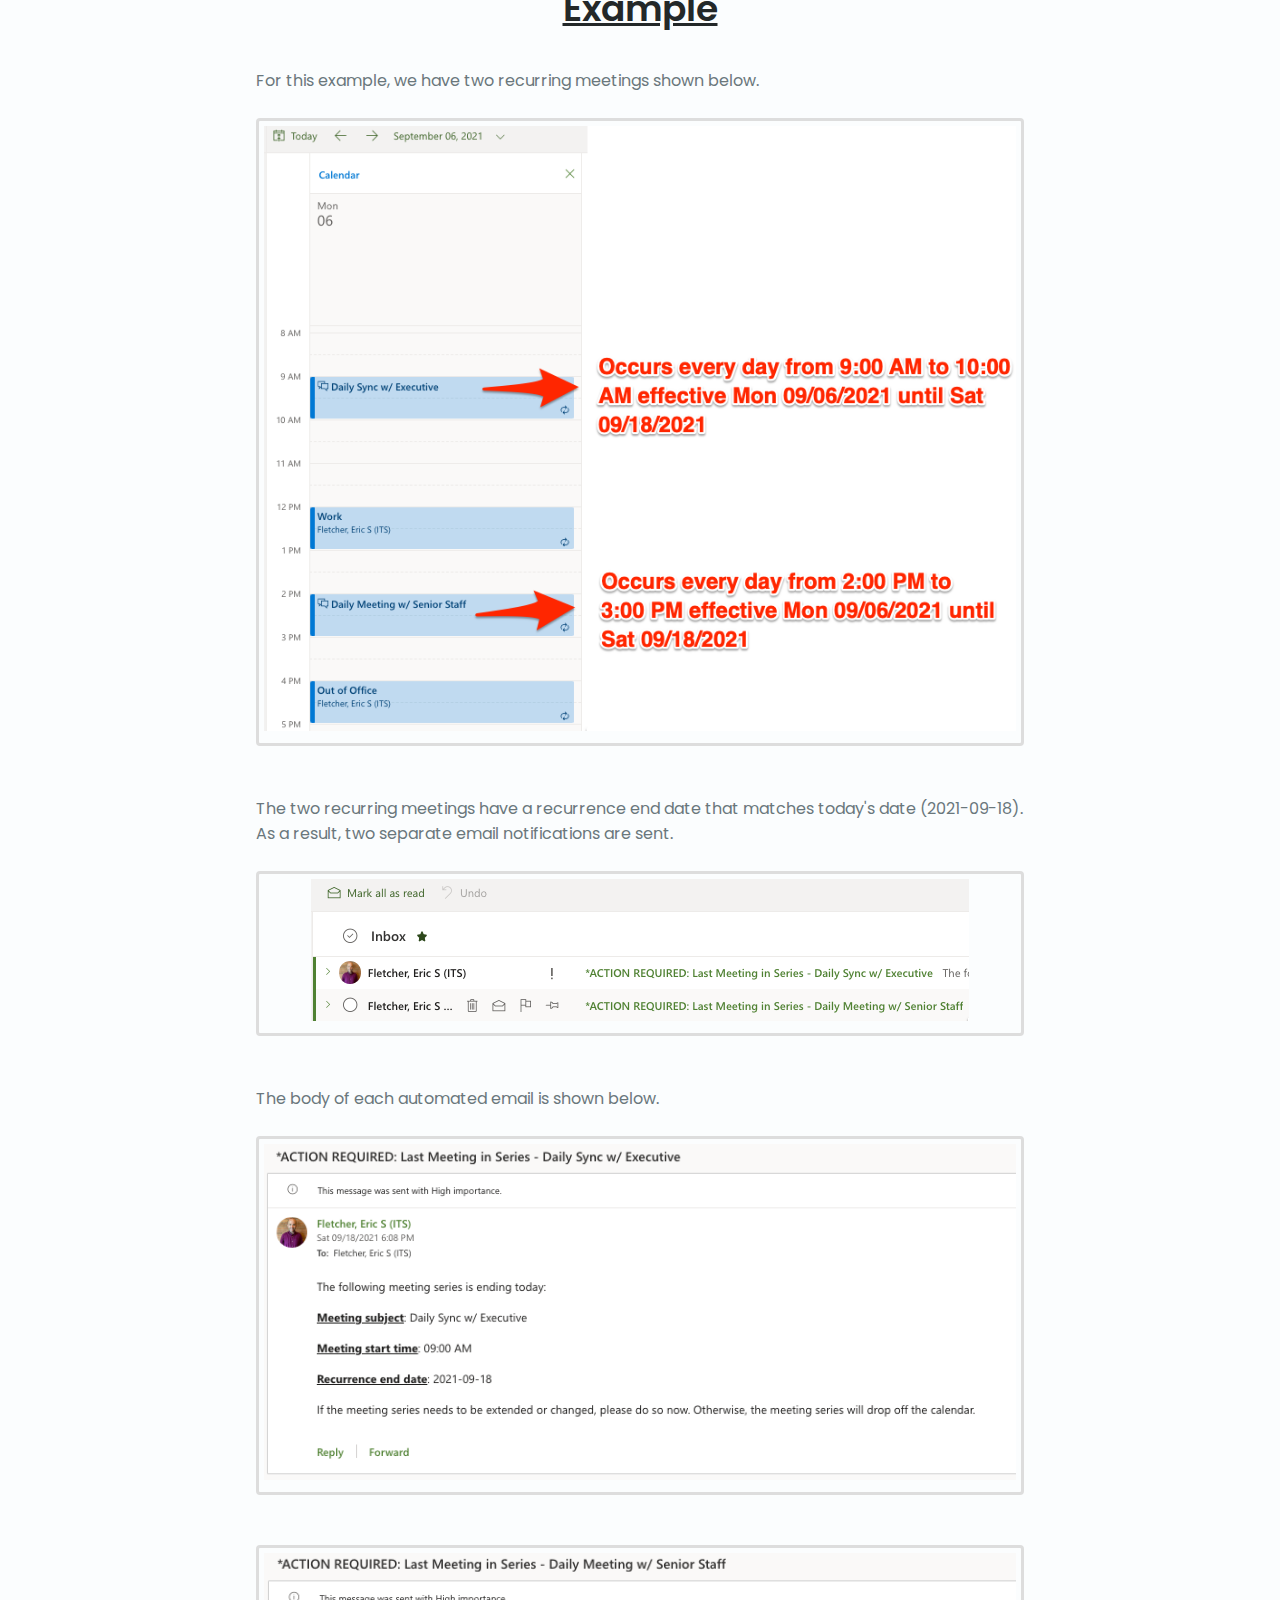
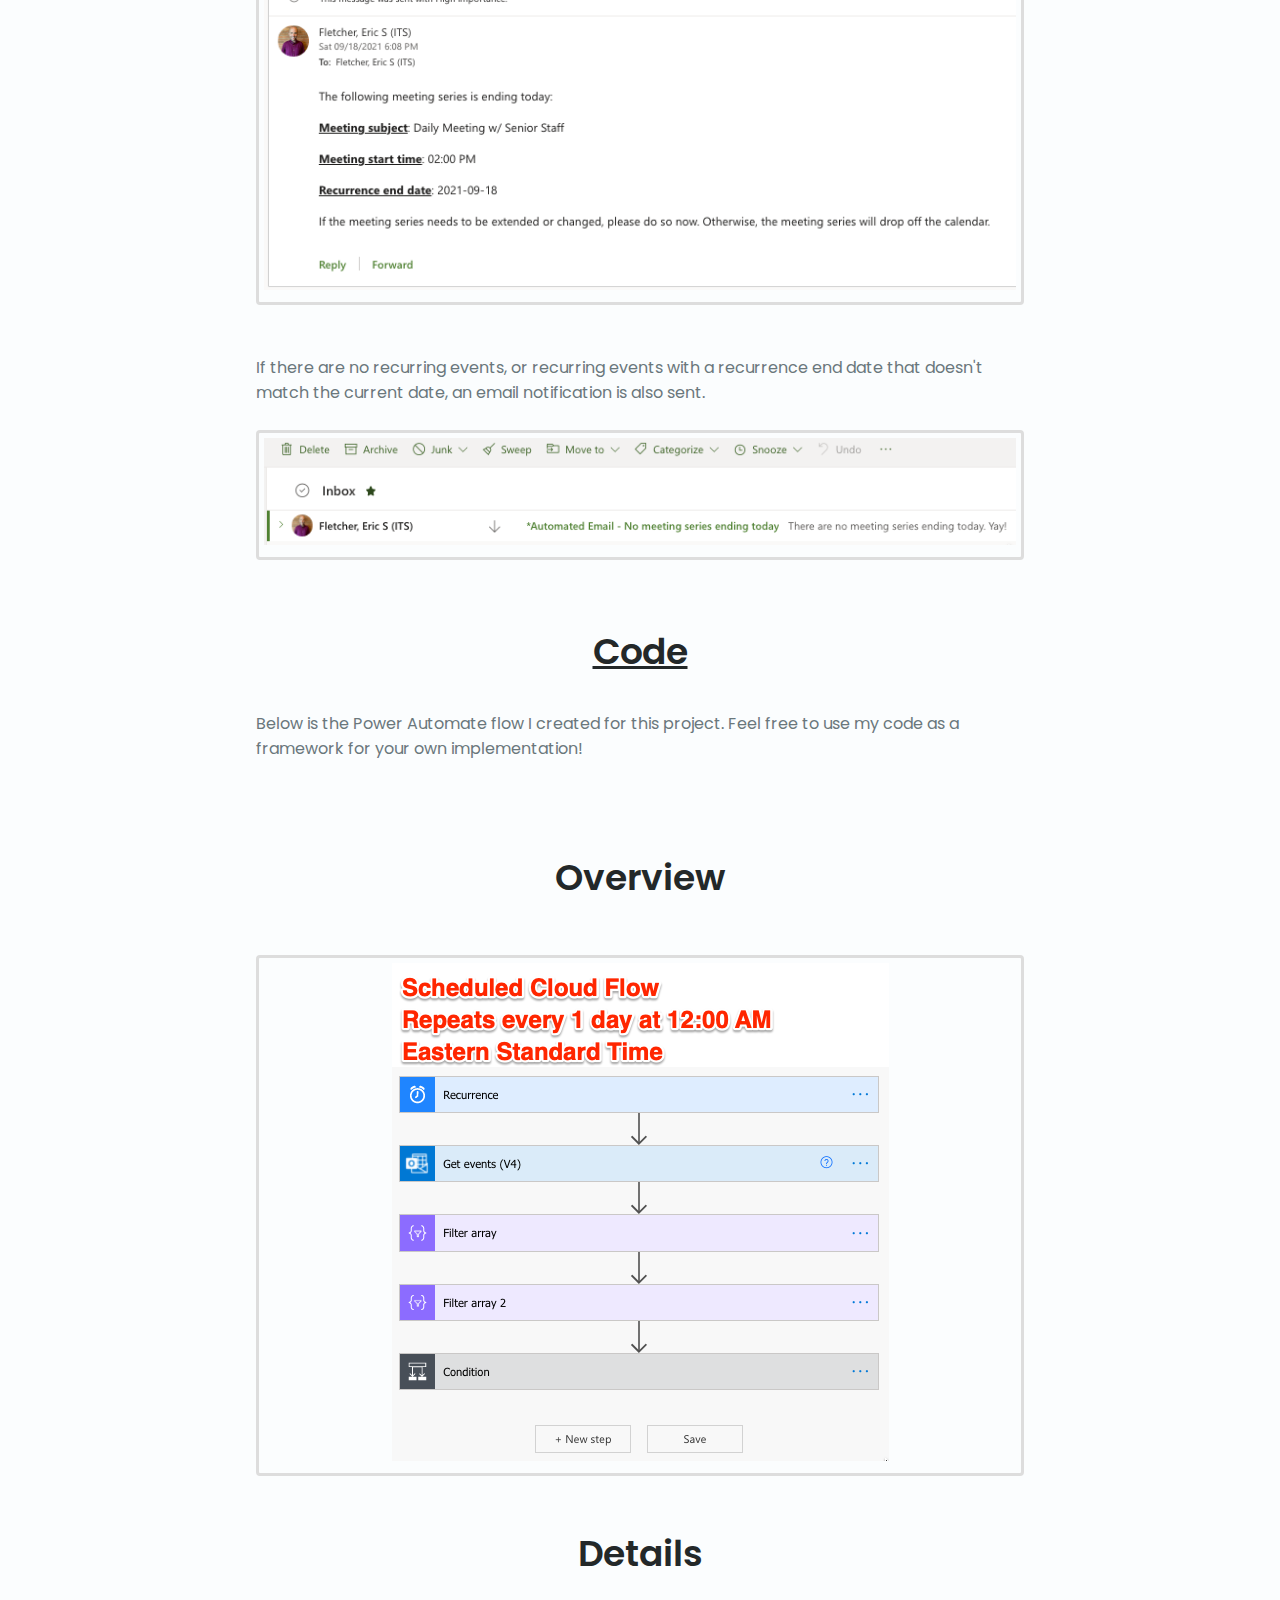
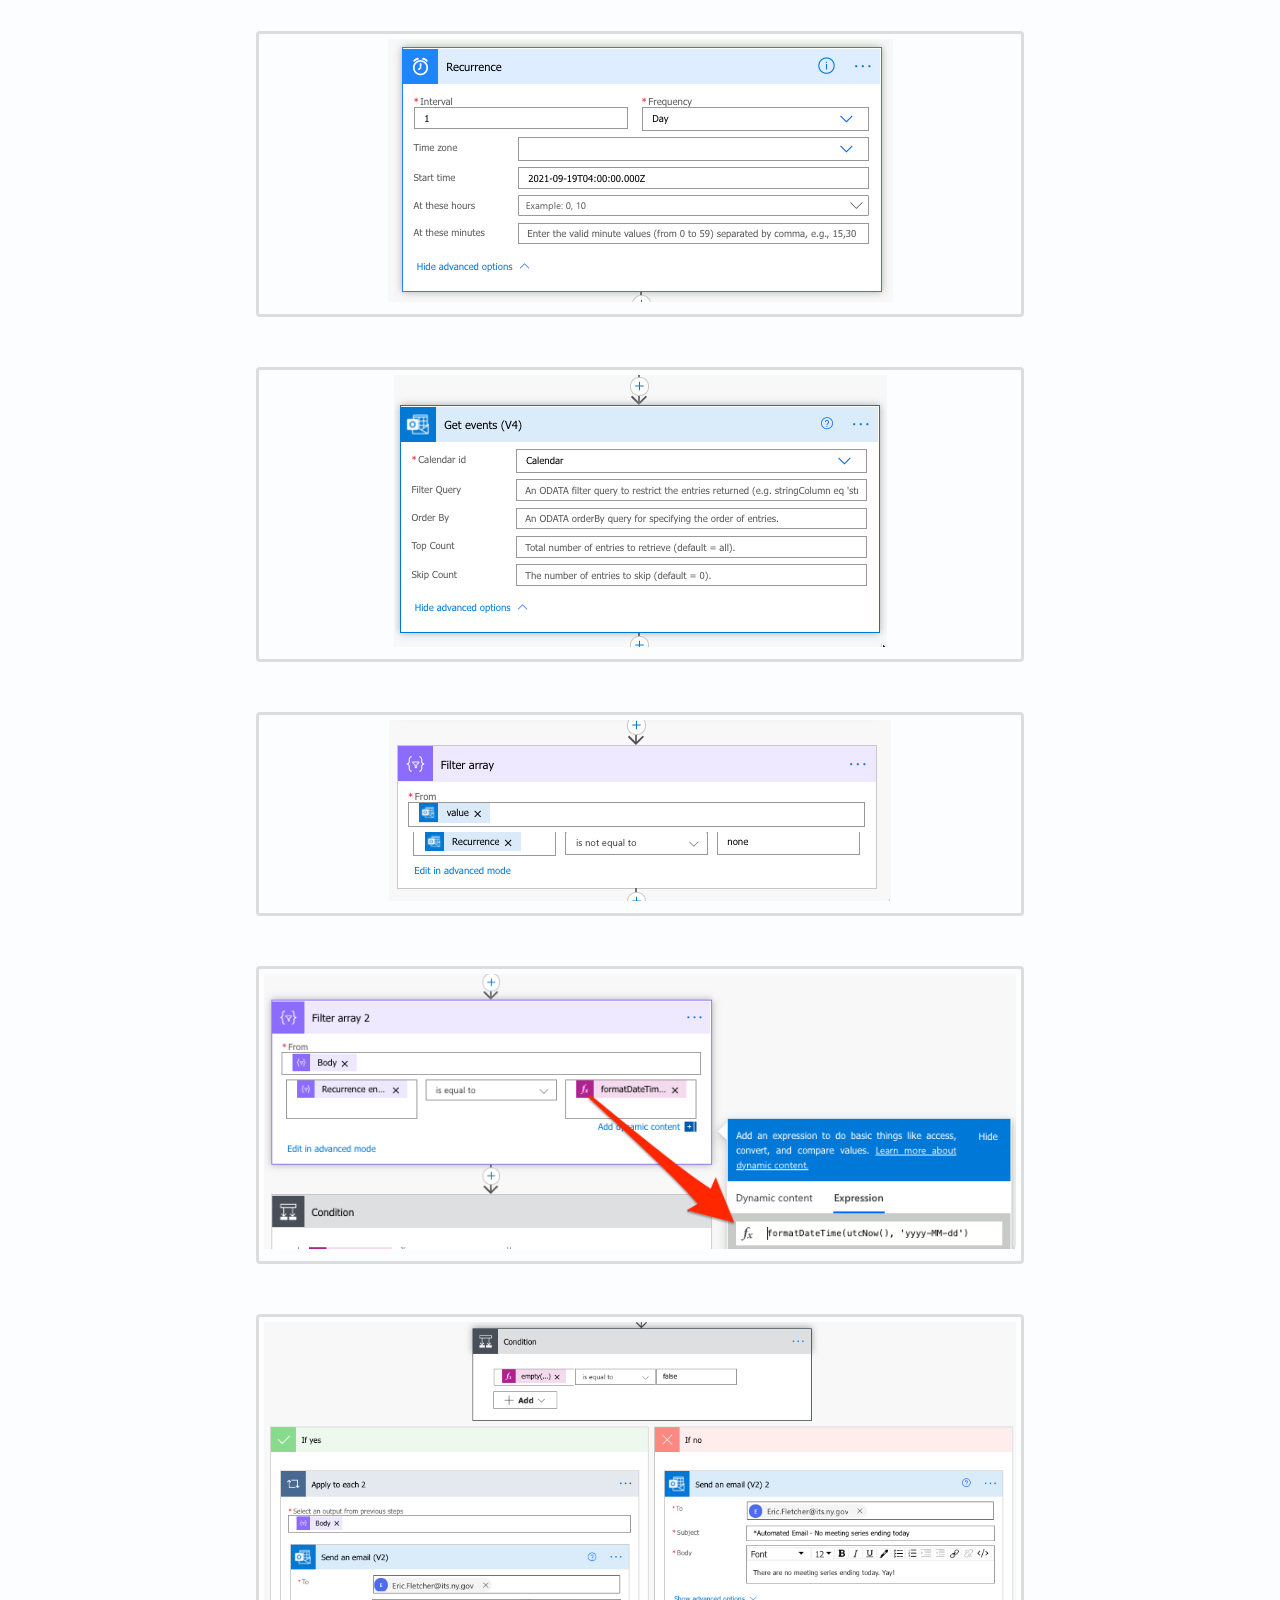
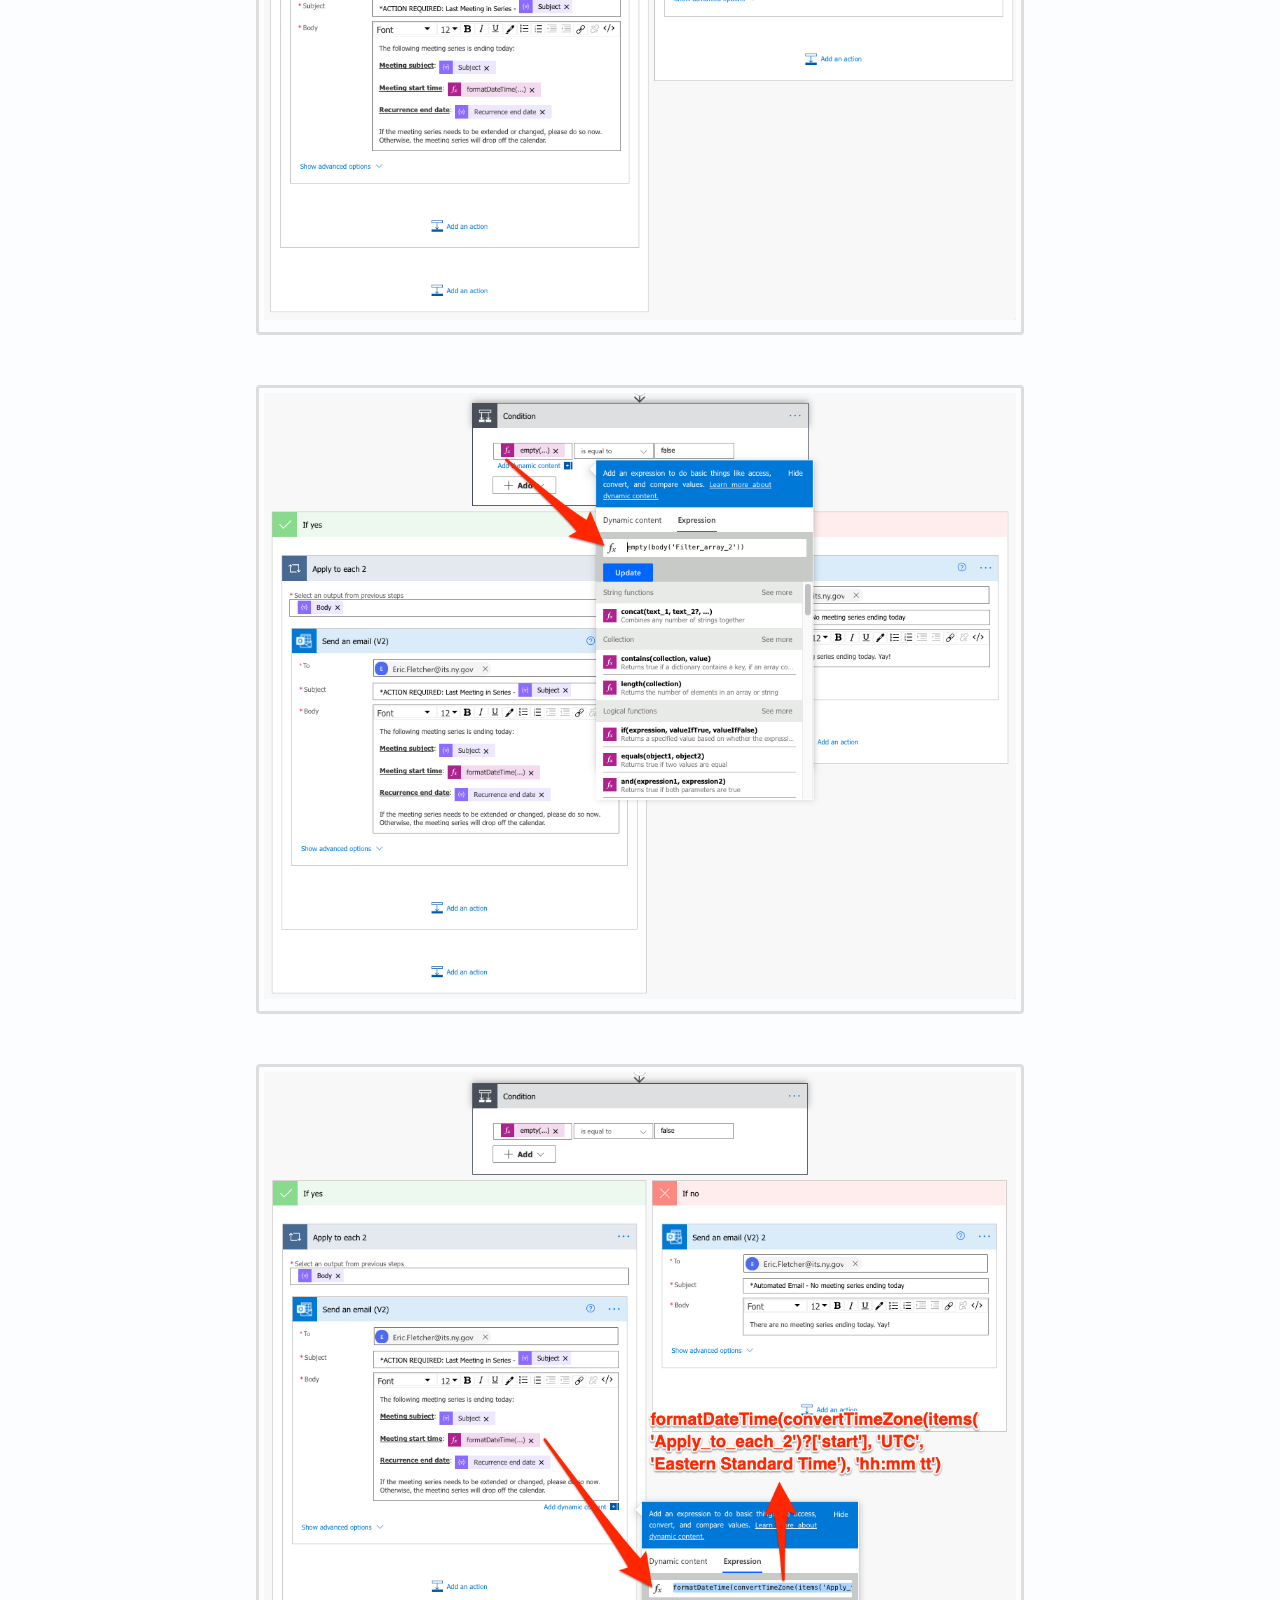
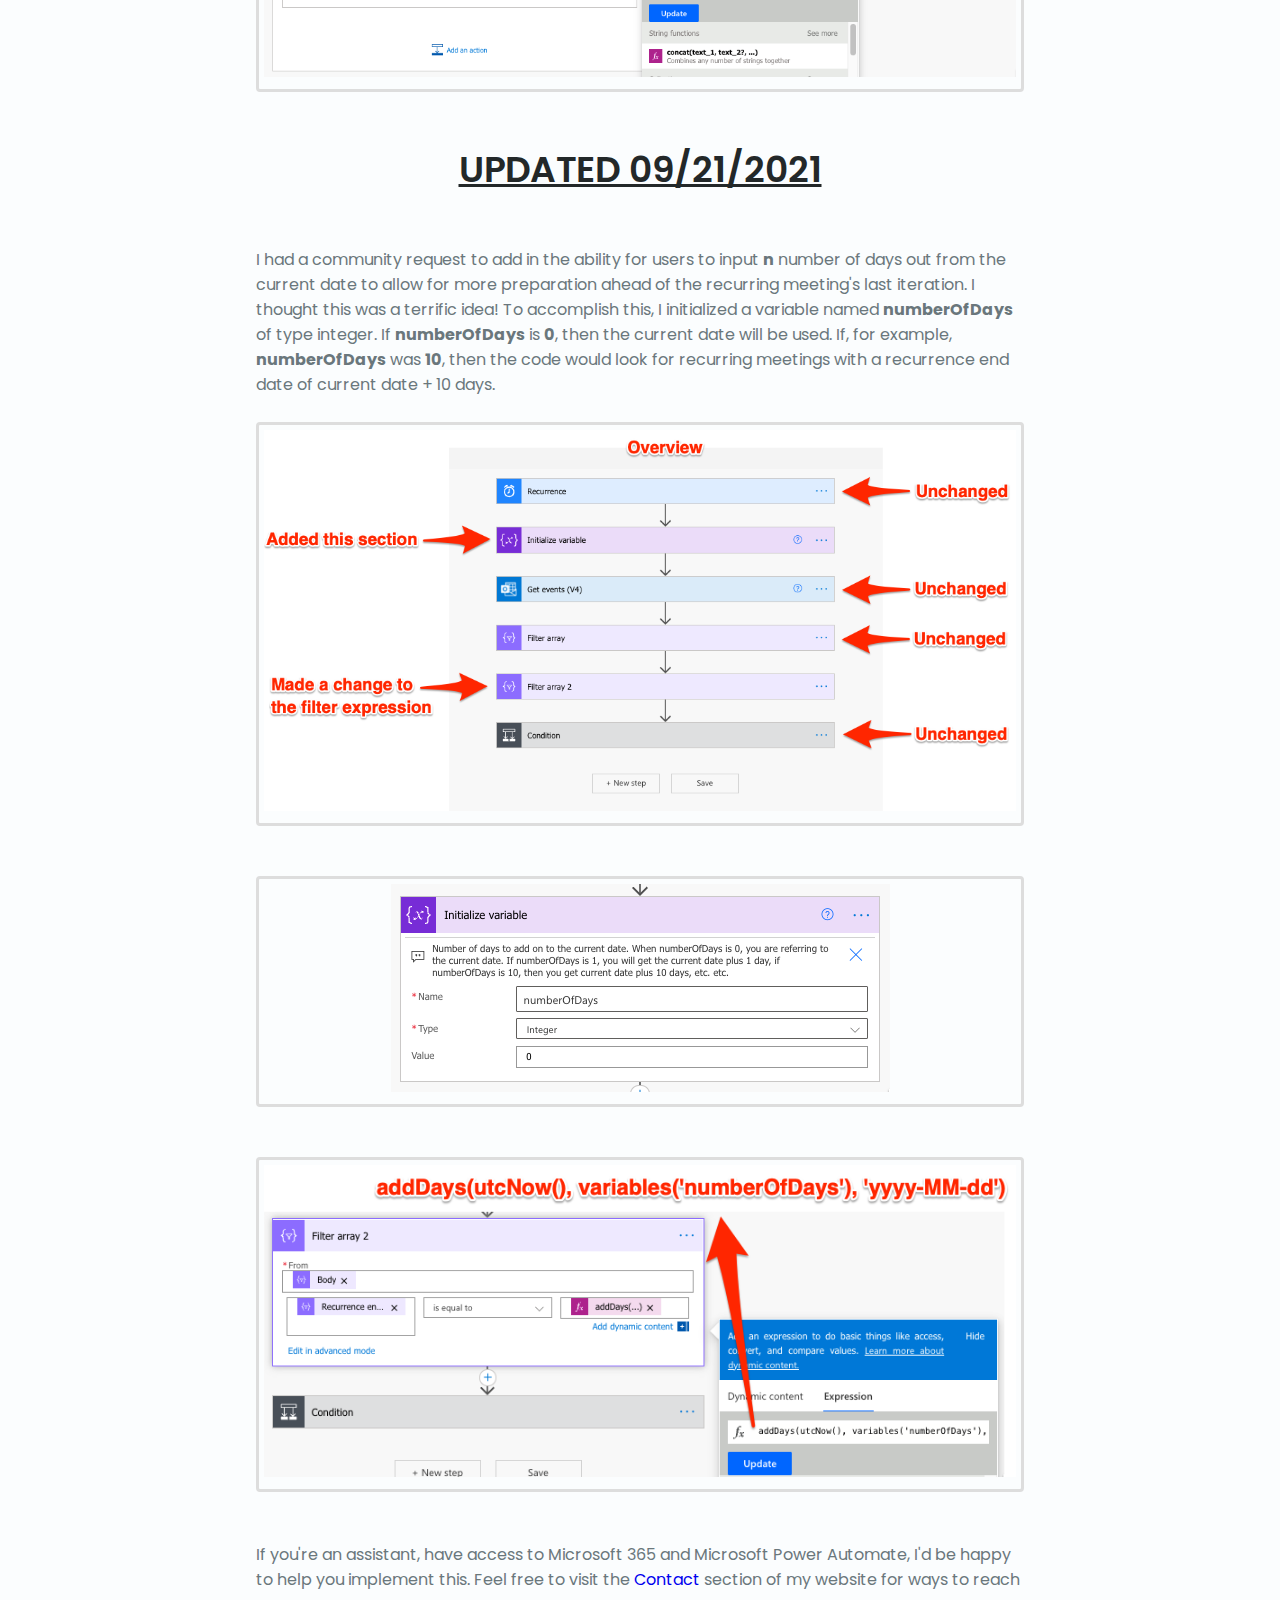
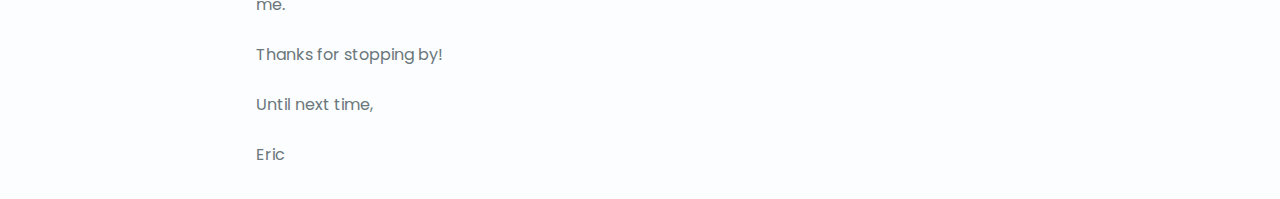
<file: blog/21/9/project-outlook-meetings-ending/how-to-create-automated-notifications-for-meeting-series-on-last-iteration.html>
<!DOCTYPE html>
<html lang="en">
<head>

    <meta charset="UTF-8">

    <meta name="description"
          content="How to Create Automated Notifications for Meeting Series on Last Iteration Using Power Automate">

    <title>Automated Notifications for Meeting Series on Last Iteration</title>
    <link rel="shortcut icon" type="image/jpg" href="../../../../personal-website/assets/img/rounded-headshot.png"/>

    <link rel="stylesheet" href="../../../../personal-website/assets/css/styles.css">

    <!--  Essential META Tags -->

    <meta property="og:title" content="Hi, I'm Eric."/>
    <meta property="og:description"
          content="How to Create Automated Notifications for Meeting Series on Last Iteration Using Power Automate."/>
    <meta property="og:image"
          content="https://user-images.githubusercontent.com/64165327/130359767-5860c777-645a-481d-ae90-453124975c40.png"/>
    <meta property="og:url" content="https://iamericfletcher.com"/>
    <meta name="twitter:card" content="summary_large_image">


    <!--  Non-Essential, But Recommended -->

    <meta property="og:site_name" content="Eric Fletcher's Personal Website">
    <meta name="twitter:image:alt" content="Alt text for image">


    <!--  Non-Essential, But Required for Analytics -->

    <meta name="twitter:site" content="@iamericfletcher">

    <title>Eric Fletcher's Personal Site</title>

    <!-- Global site tag (gtag.js) - Google Analytics -->
    <script async src="https://www.googletagmanager.com/gtag/js?id=G-N994RKZ86V"></script>
    <script>
        window.dataLayer = window.dataLayer || [];

        function gtag() {
            dataLayer.push(arguments);
        }

        gtag('js', new Date());

        gtag('config', 'G-N994RKZ86V');
    </script>


</head>
<body>

<section class="stuff section" id="stuff">


    <div style="text-align: center">

        <menu>

            <li style="display: inline-block;">
                <a class="blog__header__links active-link" href="https://www.iamericfletcher.com">Home</a>
            </li>

            <li style="display: inline-block;">
                <a class="blog__header__links active-link" href="https://www.iamericfletcher.com/blog.html">Blog</a>
            </li>

        </menu>

    </div>


    <img src="images/power_automate_logo.png" alt="" class="blog__header__image">


    <h1 class="section__title"><u>How to Create Automated Notifications <br> for Meeting Series on Last Iteration <br>
        With Power Automate</u></h1>

    <div class="container">

        <p class="stuff__notes">

            Once upon a time, I interviewed to be an Executive Assistant at Amazon. For those who are unaware,
            interviews at Amazon oftentimes include a "Bar Raiser." <a
                href="https://blog.aboutamazon.eu/working-at-amazon/what-is-a-bar-raiser-at-amazon"
                target="_blank">A Bar Raiser is an additional interviewer at Amazon
            who is brought into the hiring process to be an objective third party.</a> The Bar Raiser in my interview
            asked me
            a terrific question. They asked if I could develop any application to help increase workflow productivity,
            what would it be?
            <br>
            <br>
            I thought for a minute and responded by saying I'd develop a Microsoft Outlook add-in that would display an
            alert for recurring meetings happening that day that are on their last iteration of the meeting series.
            According to
            my research, the only way to be notified when a meeting series was on its last iteration was to set up a
            separate reminder with a date that matches the end date on the initial meeting notification. This is a
            terrible
            approach for various reasons. For example, if the end date changes, which it often does, the user would have
            to remember to update that separate reminder. While this isn't exactly terrible per se, it is certainly not
            ideal.
            <br><br>
            If I could somehow handle this dilemma programmatically, it would lessen the chances of the user forgetting
            to update
            that second reminder, or mistakenly updating the reminder with a date that doesn't match.
            <br>
            <br>
            I have now decided to implement a solution to this problem through process automation using Microsoft Power
            Automate. The process is described below.

        <h1 class="section__title"><u>Overview</u></h1>

        <p class="stuff__notes">

            I created a <a href="https://powerautomate.microsoft.com/en-us/">Power Automate</a> flow that runs every day
            at 4:00 AM, Coordinated Universal Time (UTC), or 12:00 AM when
            converted to my timezone (Eastern Standard Time). The order of events are described below.

            <br><br>

            1) Get all of the events on my calendar.

            <br><br>

            2) Filter for events that are recurring.

            <br><br>

            3) Filter the recurring events for events that have a recurrence end date equal to the current date.

            <br><br>
            4) Check if there are any events that are found after running steps 2 and 3.
            <br><br>
            &emsp;- If there are events, send an email notification for each event.
            <br>
            &emsp;- If there are no events, send an email notification with blurb stating no events found.

        </p>

        <h1 class="section__title"><u>Example</u></h1>

        <p class="stuff__notes">

            For this example, we have two recurring meetings shown below.
            <br>
            <br>

            <span class="blog__img__container">

            <img src="images/calendar-overview.png" alt="">

            </span>

            <br><br>

            The two recurring meetings have a recurrence end date that matches today's date (2021-09-18).
            As a result, two separate email notifications are sent.

            <br><br>
            <span class="blog__img__container">

                <img src="images/inbox-notification-emails.png" alt="">
            </span>

            <br><br>

            The body of each automated email is shown below.

            <br><br>
            <span class="blog__img__container">
                <img src="images/notification-email-details-1.png" alt="">
            </span>

            <br><br>
            <span class="blog__img__container">
            <img src="images/notification-email-details-2.png" alt="">

            </span>

            <br><br>

            If there are no recurring events, or recurring events with a recurrence end date that doesn't match the
            current date,
            an email notification is also sent.

            <br><br>
            <span class="blog__img__container">

                <img src="images/notification-email-no-events.png" alt="">
            </span>


        </p>

        <h1 class="section__title"><u>Code</u></h1>

        <p class="stuff__notes">

            Below is the Power Automate flow I created for this project. Feel free to use my code as a framework for
            your own
            implementation!

            <br><br>

        <h2 class="section__title">Overview</h2>
        <br><br>

        <span class="blog__img__container">

            <img src="images/flow-overview.png" alt="">

        </span>


        <br><br>

        <h2 class="section__title">Details</h2>
        <br><br>

        <span class="blog__img__container">
            <img src="images/flow-details-1.png" alt="">

        </span>

        <br><br>
        <span class="blog__img__container">
        <img src="images/flow-details-2.png" alt="">
        </span>

        <br><br>
        <span class="blog__img__container">
        <img src="images/flow-details-3.png" alt="">
        </span>
        <br><br>
        <span class="blog__img__container">
        <img src="images/flow-details-4.png" alt="">
        </span>
        <br><br>
        <span class="blog__img__container">
        <img src="images/flow-details-5-a.png" alt="">
        </span>
        <br><br>
        <span class="blog__img__container">
        <img src="images/flow-details-5-b.png" alt="">
        </span>
        <br><br>
        <span class="blog__img__container">
        <img src="images/flow-details-5-c.png" alt="">
        </span>

        <br><br>

        <h2 class="section__title"><u>UPDATED 09/21/2021</u></h2>

        <br><br>

        I had a community request to add in the ability for users to input <strong>n</strong> number of days out from
        the current date to allow for more preparation ahead of the recurring meeting's last iteration. I thought this
        was a terrific idea! To accomplish this, I initialized a variable named <strong>numberOfDays</strong> of type
        integer.
        If <strong>numberOfDays</strong> is <strong>0</strong>, then the current date will be used. If, for example,
        <strong>numberOfDays</strong> was <strong>10</strong>, then the code would look for recurring meetings with a
        recurrence end date of current date + 10 days.

        <br><br>
        <span class="blog__img__container">
        <img src="images/flow-overview-updated.png" alt="">
        </span>
        <br><br>
        <span class="blog__img__container">
        <img src="images/flow-details-1-updated.png" alt="">
        </span>
        <br><br>
        <span class="blog__img__container">
        <img src="images/flow-details-2-updated.png" alt="">
        </span>

        <br><br>

        If you're an assistant, have access to Microsoft 365 and Microsoft Power Automate, I'd be happy to help you
        implement this.
        Feel free to visit the <a href="https://www.iamericfletcher.com/#contact">Contact</a> section of my website for
        ways to reach me.

        <br><br>

        Thanks for stopping by!
        <br>
        <br>
        Until next time,
        <br>
        <br>
        Eric


    </div>

</section>

</body>

</html>
</file>
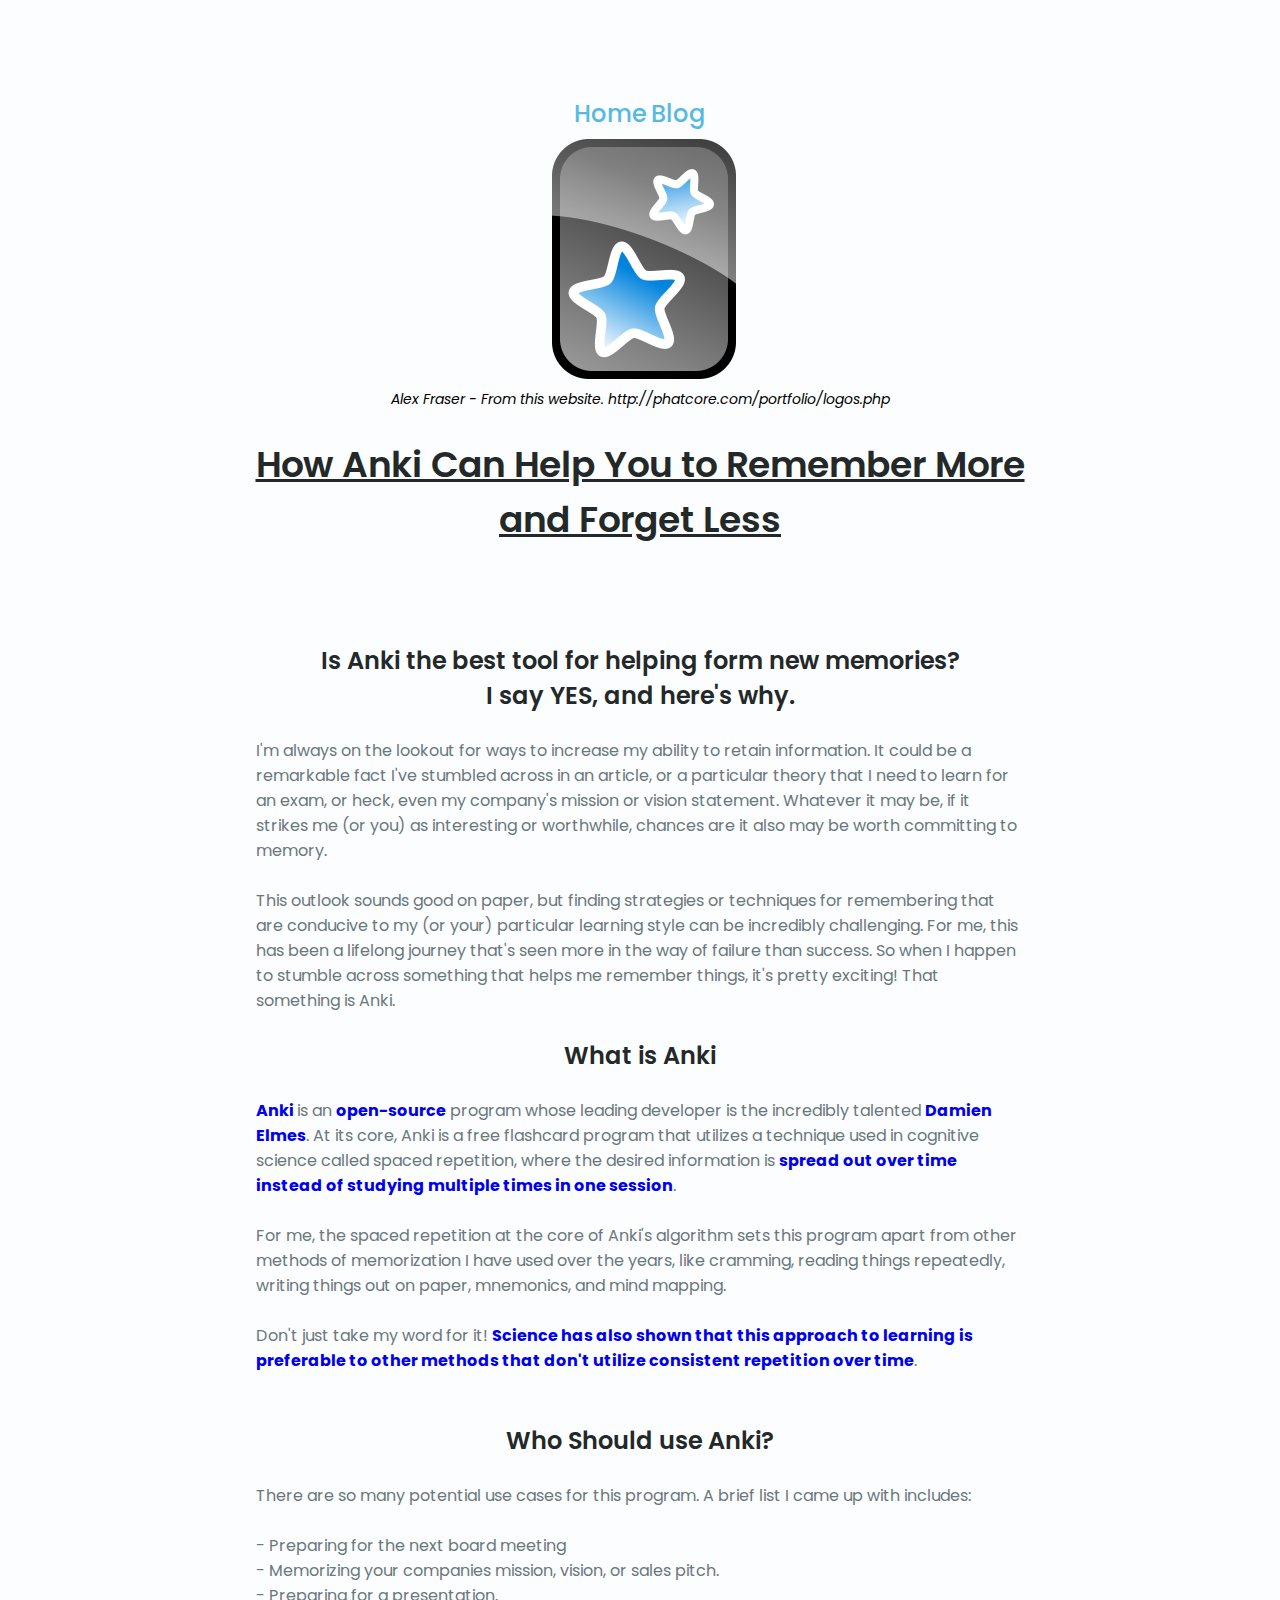
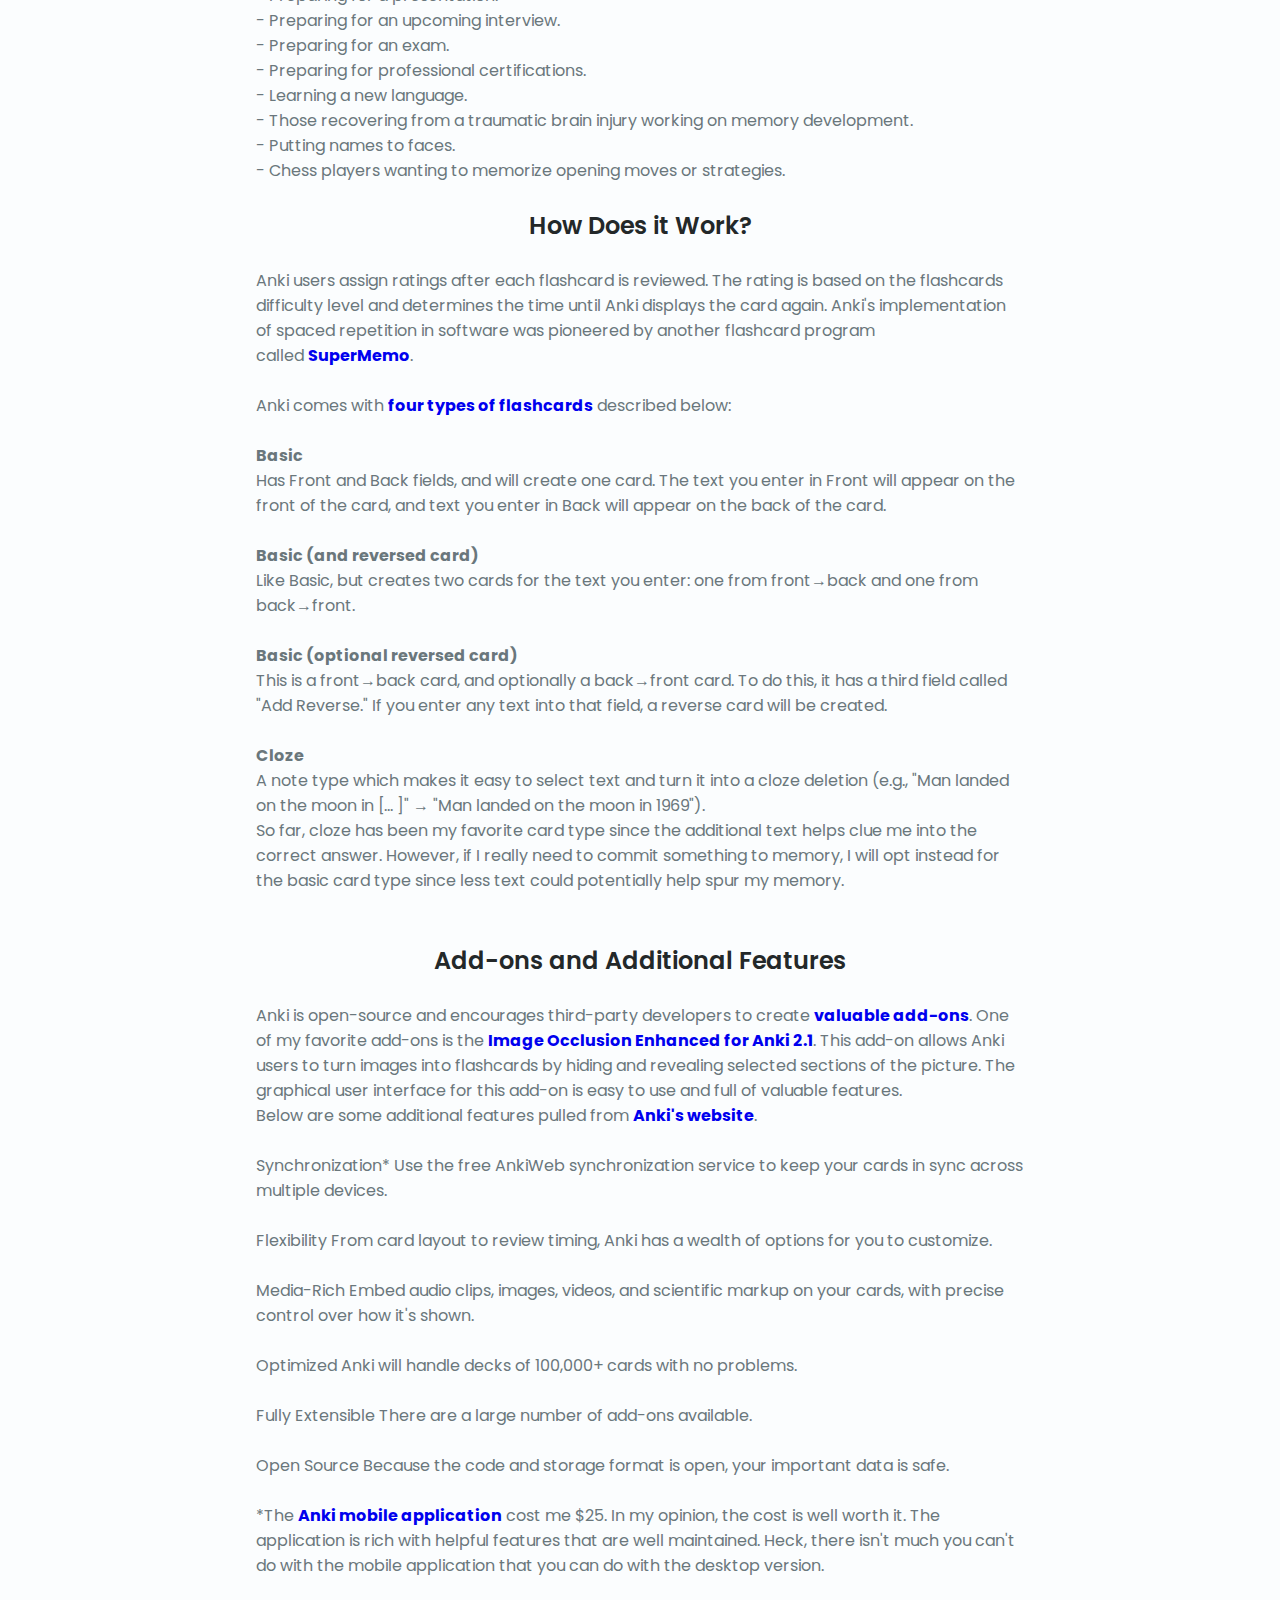
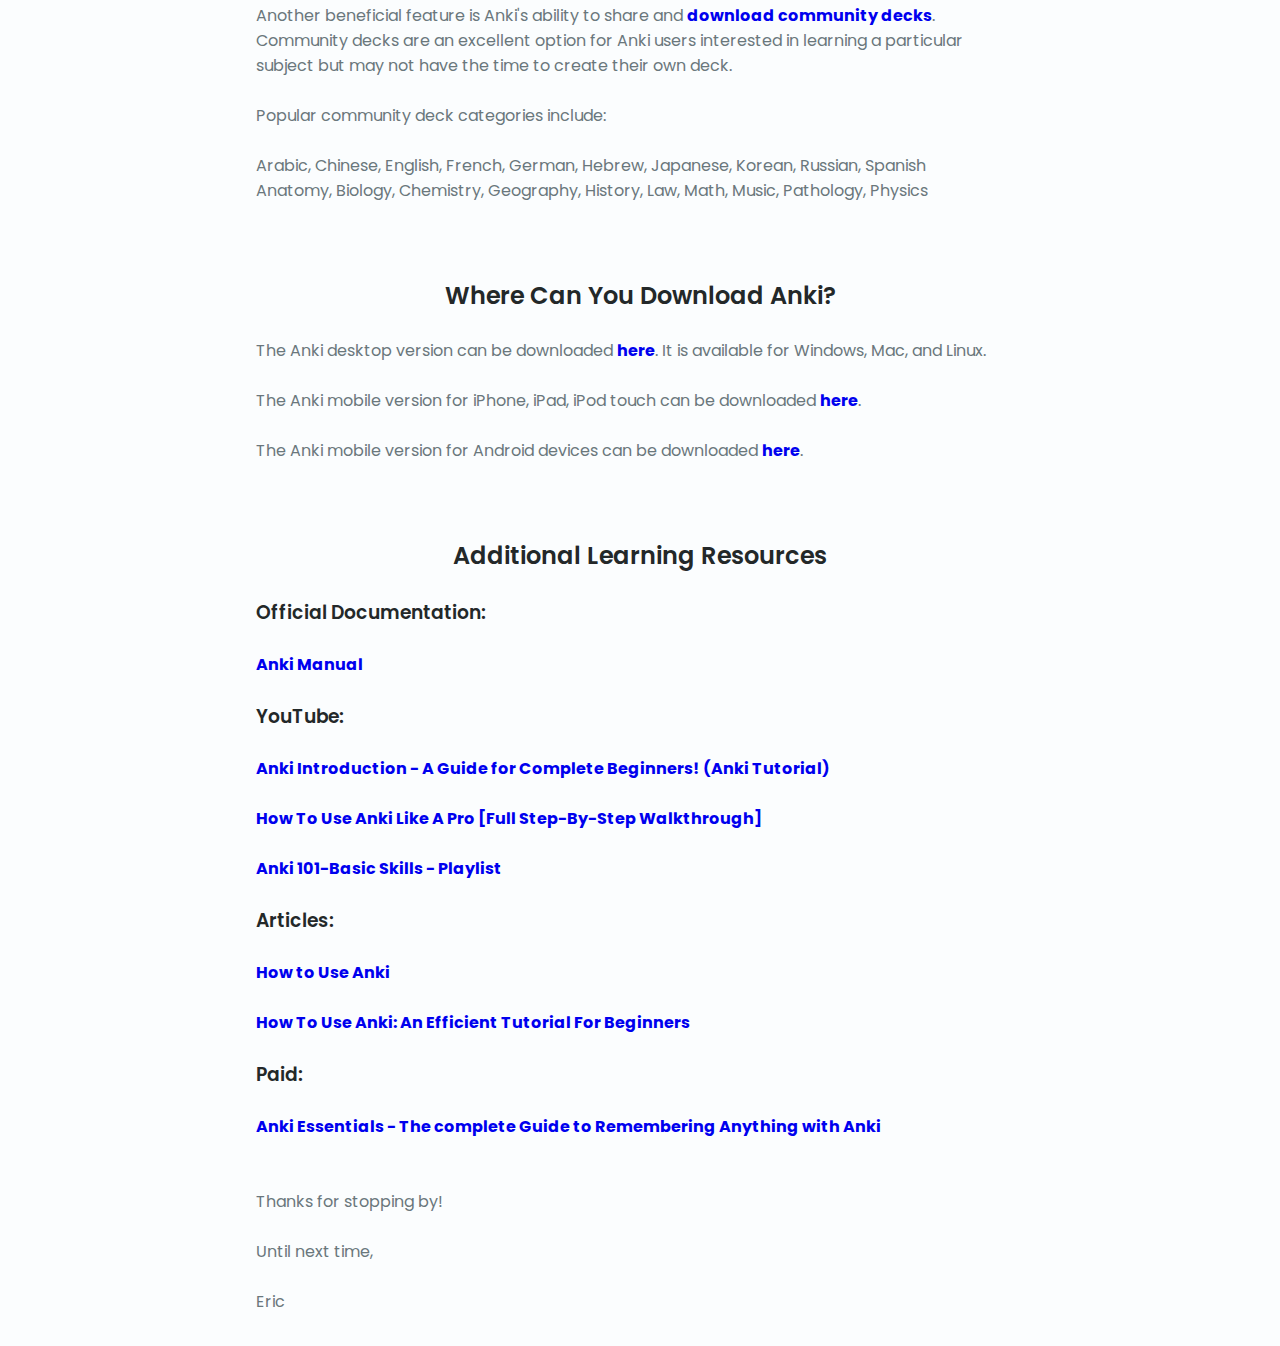
<file: personal-website/assets/articles/2021/september/how-anki-can-help-you-to-remember-more-and-forget-less/how-anki-can-help-you-remember-more-and-forget-less.html>
<!DOCTYPE html>
<html lang="en">
<head>
    <meta charset="UTF-8">

    <meta content="How Anki Can Help You to Remember More and Forget Less."
          name="description">

    <title>How Anki Can Help You to Remember More and Forget Less</title>
    <link rel="shortcut icon" type="image/jpg" href="../../../../img/rounded-headshot.png"/>

    <link href="../../../../css/styles.css" rel="stylesheet">

    <!--  Essential META Tags -->

    <meta content="Hi, I'm Eric." property="og:title"/>
    <meta content="How Anki Can Help You to Remember More and Forget Less."
          property="og:description"/>
    <meta content="https://user-images.githubusercontent.com/64165327/130359767-5860c777-645a-481d-ae90-453124975c40.png"
          property="og:image"/>
    <meta content="https://iamericfletcher.com" property="og:url"/>
    <meta content="summary_large_image" name="twitter:card">


    <!--  Non-Essential, But Recommended -->

    <meta content="Eric Fletcher's Personal Website" property="og:site_name">
    <meta content="Alt text for image" name="twitter:image:alt">


    <!--  Non-Essential, But Required for Analytics -->

    <meta content="@iamericfletcher" name="twitter:site">

    <title>Eric Fletcher's Personal Site</title>

    <!-- Global site tag (gtag.js) - Google Analytics -->
    <script async src="https://www.googletagmanager.com/gtag/js?id=G-N994RKZ86V"></script>
    <script>
        window.dataLayer = window.dataLayer || [];

        function gtag() {
            dataLayer.push(arguments);
        }

        gtag('js', new Date());

        gtag('config', 'G-N994RKZ86V');
    </script>
</head>
<body>

<section class="stuff section" id="stuff">

    <div style="text-align: center">

        <menu>

            <li style="display: inline-block;">
                <a class="blog__header__links active-link" href="https://www.iamericfletcher.com">Home</a>
            </li>

            <li style="display: inline-block;">
                <a class="blog__header__links active-link" href="https://www.iamericfletcher.com/blog.html">Blog</a>
            </li>

        </menu>

    </div>

    <img src="anki-logo.png" alt="" class="blog__header__image">
    <p class="figcaption">Alex Fraser - From this website. http://phatcore.com/portfolio/logos.php</p>

    <br>

    <h1 class="section__title"><u>How Anki Can Help You to Remember More<br>and Forget Less</u></h1>

    <div class="container">


        <p class="stuff__notes">

        <h2 style="text-align: center">Is Anki the best tool for helping form new memories?<br>I say YES, and here's
            why.</h2>

        <br>

        I'm always on the lookout for ways to increase my ability to retain information. It could be a remarkable
        fact I've stumbled across in an article, or a particular theory that I need to learn for an exam, or heck,
        even my company's mission or vision statement. Whatever it may be, if it strikes me (or you) as interesting
        or worthwhile, chances are it also may be worth committing to memory.

        <br><br>

        This outlook sounds good on paper, but finding strategies or techniques for remembering that are conducive
        to my (or your) particular learning style can be incredibly challenging. For me, this has been a lifelong
        journey that's seen more in the way of failure than success. So when I happen to stumble across something
        that helps me remember things, it's pretty exciting! That something is Anki.

        <br><br>

        <h2 style="text-align: center">What is Anki</h2>

        <br>

        <p>
            <a href="https://apps.ankiweb.net/" target="_blank" rel="nofollow noopener"><strong>Anki&nbsp;</strong></a>is
            an&nbsp;<a href="https://www.redhat.com/en/topics/open-source/what-is-open-source" target="_blank"
                       rel="nofollow noopener"><strong>open-source</strong></a>&nbsp;program
            whose leading developer is the incredibly talented&nbsp;<a href="https://github.com/dae" target="_blank"
                                                                       rel="nofollow noopener"><strong>Damien
            Elmes</strong></a>.
            At its core, Anki is a free flashcard program that utilizes a technique used in cognitive science called
            spaced repetition, where the desired information is&nbsp;<a href="https://docs.ankiweb.net/background.html"
                                                                        target="_blank" rel="nofollow noopener"><strong>spread
            out over time instead of studying multiple times in one session</strong></a>.&nbsp;

        </p>

        <br>

        <p>
            For me, the spaced repetition at the core of Anki's algorithm sets this program apart from other methods of
            memorization I have used over the years, like cramming, reading things repeatedly, writing things out on
            paper, mnemonics, and mind mapping.&nbsp;</p>

        <br>

        <p>
            Don't just take my word for it!&nbsp;<a href="https://www.ncbi.nlm.nih.gov/pmc/articles/PMC5126970/"
                                                    target="_blank" rel="nofollow noopener"><strong>Science has also
            shown that this approach to learning is preferable to other methods that don't utilize consistent repetition
            over time</strong></a>.
        </p>

        <br><br>


        <h2 style="text-align: center">Who Should use Anki?</h2>

        <br>

        <p>There are so many potential use cases for this program. A brief list I came up with includes:</p>

        <br>

        - Preparing for the next board meeting
        <br>
        - Memorizing your companies mission, vision, or sales pitch.
        <br>
        - Preparing for a presentation.
        <br>
        - Preparing for an upcoming interview.
        <br>
        - Preparing for an exam.
        <br>
        - Preparing for professional certifications.
        <br>
        - Learning a new language.
        <br>
        - Those recovering from a traumatic brain injury working on memory development.
        <br>
        - Putting names to faces.
        <br>
        - Chess players wanting to memorize opening moves or strategies.


        <br><br>


        <h2 style="text-align: center">How Does it Work?</h2>

        <br>

        <p>Anki users assign ratings after each flashcard is reviewed. The rating is based on the flashcards difficulty
            level and determines the time until Anki displays the card again. Anki's implementation of spaced repetition
            in software was pioneered by another flashcard program called&nbsp;<a href="https://www.supermemo.com/en"
                                                                                  target="_blank"
                                                                                  rel="nofollow noopener"><strong>SuperMemo</strong></a>.
        </p>

        <br>

        <p>Anki comes with&nbsp;<a href="https://docs.ankiweb.net/getting-started.html#cards" target="_blank"
                                   rel="nofollow noopener"><strong>four types of flashcards</strong></a>&nbsp;described
            below:</p>
        <br>
        <b>Basic</b> <br>
        Has Front and Back fields, and will create one card. The text you enter in Front will appear
        on the front of the card, and text you enter in Back will appear on the back of the card.
        <br>
        <br>
        <b>Basic (and reversed card)</b> <br>
        Like Basic, but creates two cards for the text you enter: one from
        front→back and one from back→front.
        <br>
        <br>
        <b>Basic (optional reversed card)</b> <br>
        This is a front→back card, and optionally a back→front card. To do
        this, it has a third field called "Add Reverse." If you enter any text into that field, a reverse card
        will be created.
        <br>
        <br>
        <b>Cloze</b> <br>
        A note type which makes it easy to select text and turn it into a cloze deletion (e.g., "Man
        landed on the moon in [… ]" → "Man landed on the moon in 1969").


        <br>

        <p>So far, cloze has been my favorite card type since the additional text helps clue me into the correct answer.
            However, if I really need to commit something to memory, I will opt instead for the basic card type since
            less text could potentially help spur my memory.</p>


        <br><br>


        <h2 style="text-align: center">Add-ons and Additional Features</h2>

        <br>


        <p>Anki is open-source and encourages third-party developers to create&nbsp;<a
                href="https://ankiweb.net/shared/addons/2.1" target="_blank" rel="nofollow noopener"><strong>valuable
            add-ons</strong></a>. One of my favorite add-ons is the&nbsp;<a
                href="https://ankiweb.net/shared/info/1374772155" target="_blank" rel="nofollow noopener"><strong>Image
            Occlusion Enhanced for Anki 2.1</strong></a>. This add-on allows Anki users to turn images into flashcards
            by hiding and revealing selected sections of the picture. The graphical user interface for this add-on is
            easy to use and full of valuable features.&nbsp;</p>


        <p>Below are some additional features pulled from&nbsp;<a href="https://apps.ankiweb.net/" target="_blank"
                                                                  rel="nofollow noopener"><strong>Anki's
            website</strong></a>.</p>

        <br>

        <p>Synchronization*&nbsp;Use the free AnkiWeb synchronization service to keep your cards in sync across multiple
            devices.</p>

        <br>

        <p>Flexibility&nbsp;From card layout to review timing, Anki has a wealth of options for you to customize.</p>

        <br>

        <p>Media-Rich&nbsp;Embed audio clips, images, videos, and scientific markup on your cards, with precise control
            over how it's shown.</p>

        <br>

        <p>Optimized&nbsp;Anki will handle decks of 100,000+ cards with no problems.</p>

        <br>

        <p>Fully Extensible&nbsp;There are a large number of add-ons available.</p>

        <br>

        <p>Open Source&nbsp;Because the code and storage format is open, your important data is safe.</p>

        <br>

        <p>*The&nbsp;<a href="https://www.ankiapp.com/" target="_blank" rel="nofollow noopener"><strong>Anki mobile
            application</strong></a>&nbsp;cost me $25. In my opinion, the cost is well worth it. The application is rich
            with helpful features that are well maintained. Heck, there isn't much you can't do with the mobile
            application that you can do with the desktop version.</p>

        <br>

        <p>Another beneficial feature is Anki's ability to share and&nbsp;<a href="https://ankiweb.net/shared/decks/"
                                                                             target="_blank"
                                                                             rel="nofollow noopener"><strong>download
            community decks</strong></a>. Community decks are an excellent option for Anki users interested in learning
            a particular subject but may not have the time to create their own deck.&nbsp;</p>

        <br>

        <p>Popular community deck categories include:</p>

        <br>

        <ul>
            <li>Arabic, Chinese, English, French, German, Hebrew, Japanese, Korean, Russian, Spanish</li>
            <li>Anatomy, Biology, Chemistry, Geography, History, Law, Math, Music, Pathology, Physics</li>
        </ul>

        <br>


        <br><br>


        <h2 style="text-align: center">Where Can You Download Anki?</h2>

        <br>


        <p>The Anki desktop version can be downloaded&nbsp;<a href="https://apps.ankiweb.net/" target="_blank"
                                                              rel="nofollow noopener"><strong>here</strong></a>. It is
            available for Windows, Mac, and Linux.</p>

        <br>

        <p>The Anki mobile version for iPhone, iPad, iPod touch can be downloaded&nbsp;<a
                href="https://apps.apple.com/us/app/ankimobile-flashcards/id373493387" target="_blank"
                rel="nofollow noopener"><strong>here</strong></a>.</p>

        <br>

        <p>The Anki mobile version for Android devices can be downloaded&nbsp;<a
                href="https://play.google.com/store/apps/details?id=com.ichi2.anki" target="_blank"
                rel="nofollow noopener"><strong>here</strong></a>.</p>

        <br>

        <br><br>


        <h2 style="text-align: center">Additional Learning Resources</h2>

        <br>


        <h3>Official Documentation:</h3>

        <br>

        <p><a href="https://docs.ankiweb.net/" target="_blank" rel="nofollow noopener"><strong>Anki Manual</strong></a>
        </p>

        <br>

        <h3>YouTube:</h3>

        <br>

        <p><a href="https://youtu.be/vm4oooKANzU" target="_blank" rel="nofollow noopener"><strong>Anki Introduction - A
            Guide for Complete Beginners! (Anki Tutorial)</strong></a></p>

        <br>

        <p><a href="https://youtu.be/WmPx333n5UQ" target="_blank" rel="nofollow noopener"><strong>How To Use Anki Like A
            Pro [Full Step-By-Step Walkthrough]</strong></a></p>

        <br>

        <p><a href="https://youtube.com/playlist?list=PLXL_lTSgbB_VBrcQnK1c72A1AMTvXcu70" target="_blank"
              rel="nofollow noopener"><strong>Anki 101-Basic Skills - Playlist</strong></a></p>

        <br>

        <h3>Articles:</h3>

        <br>

        <p><a href="https://tejashdatta.medium.com/how-to-use-anki-66a22ed9b1a4" target="_blank"
              rel="nofollow noopener"><strong>How to Use Anki</strong></a></p>

        <br>

        <p><a href="https://leananki.com/how-to-use-anki-tutorial/" target="_blank" rel="nofollow noopener"><strong>How
            To Use Anki: An Efficient Tutorial For Beginners</strong></a></p>

        <br>

        <h3>Paid:</h3>

        <br>

        <p><a href="https://alexvermeer.com/anki-essentials/" target="_blank" rel="nofollow noopener"><strong>Anki
            Essentials - The complete Guide to Remembering Anything with Anki</strong></a></p>

        <br><br>

        Thanks for stopping by!
        <br>
        <br>
        Until next time,
        <br>
        <br>
        Eric


    </div>


</section>


</body>
</html>
</file>
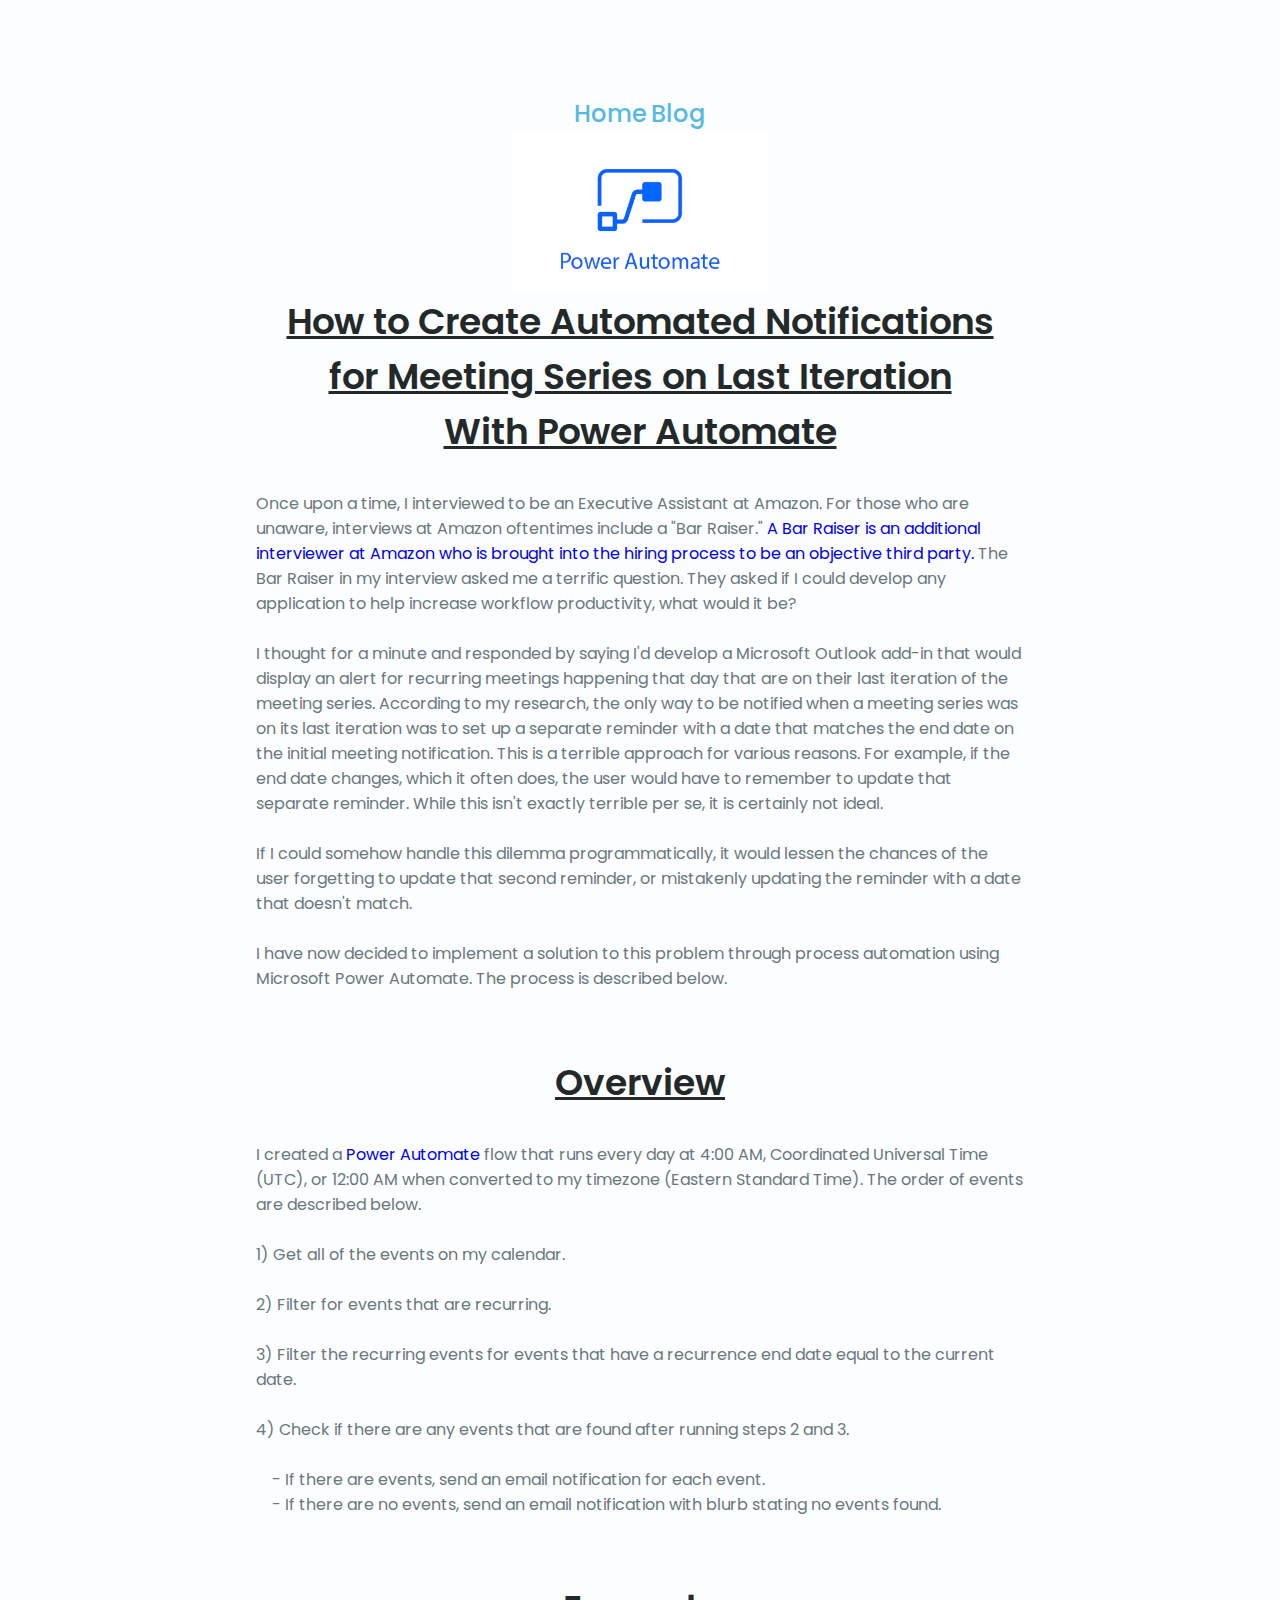
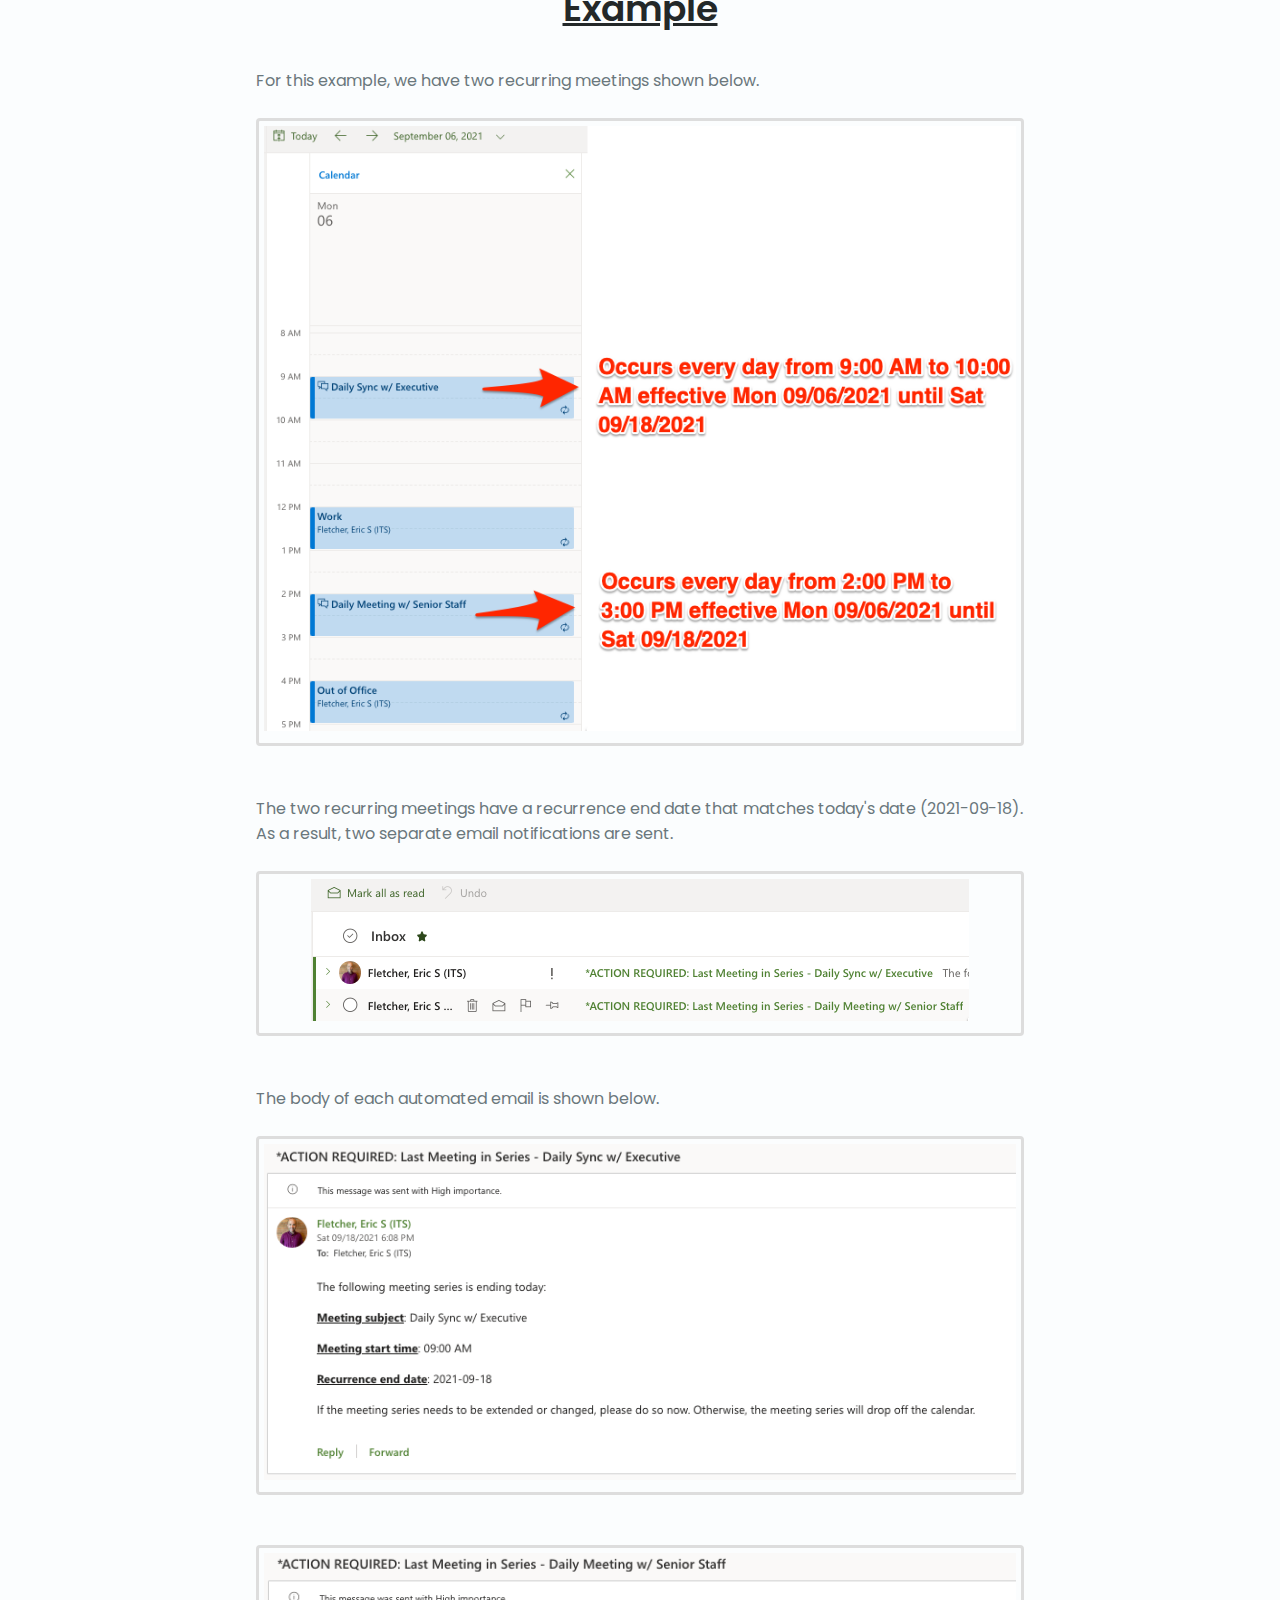
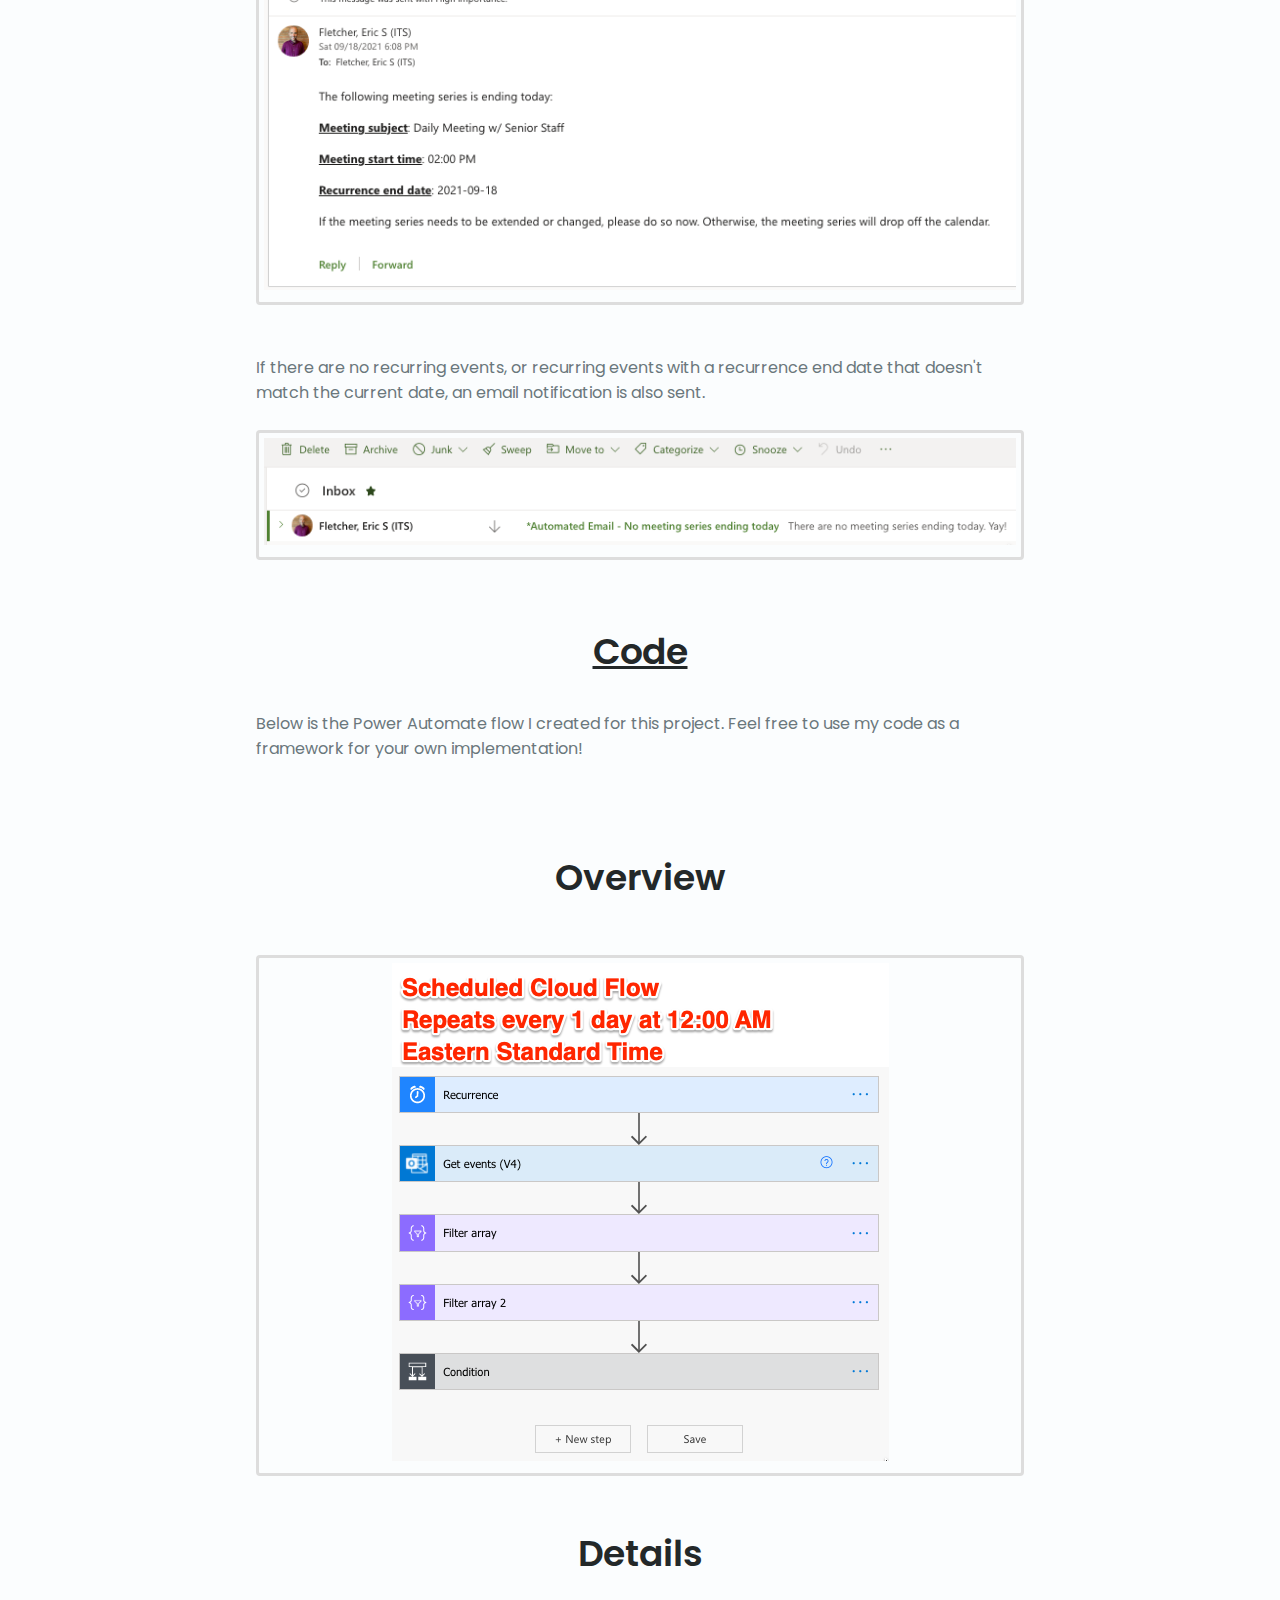
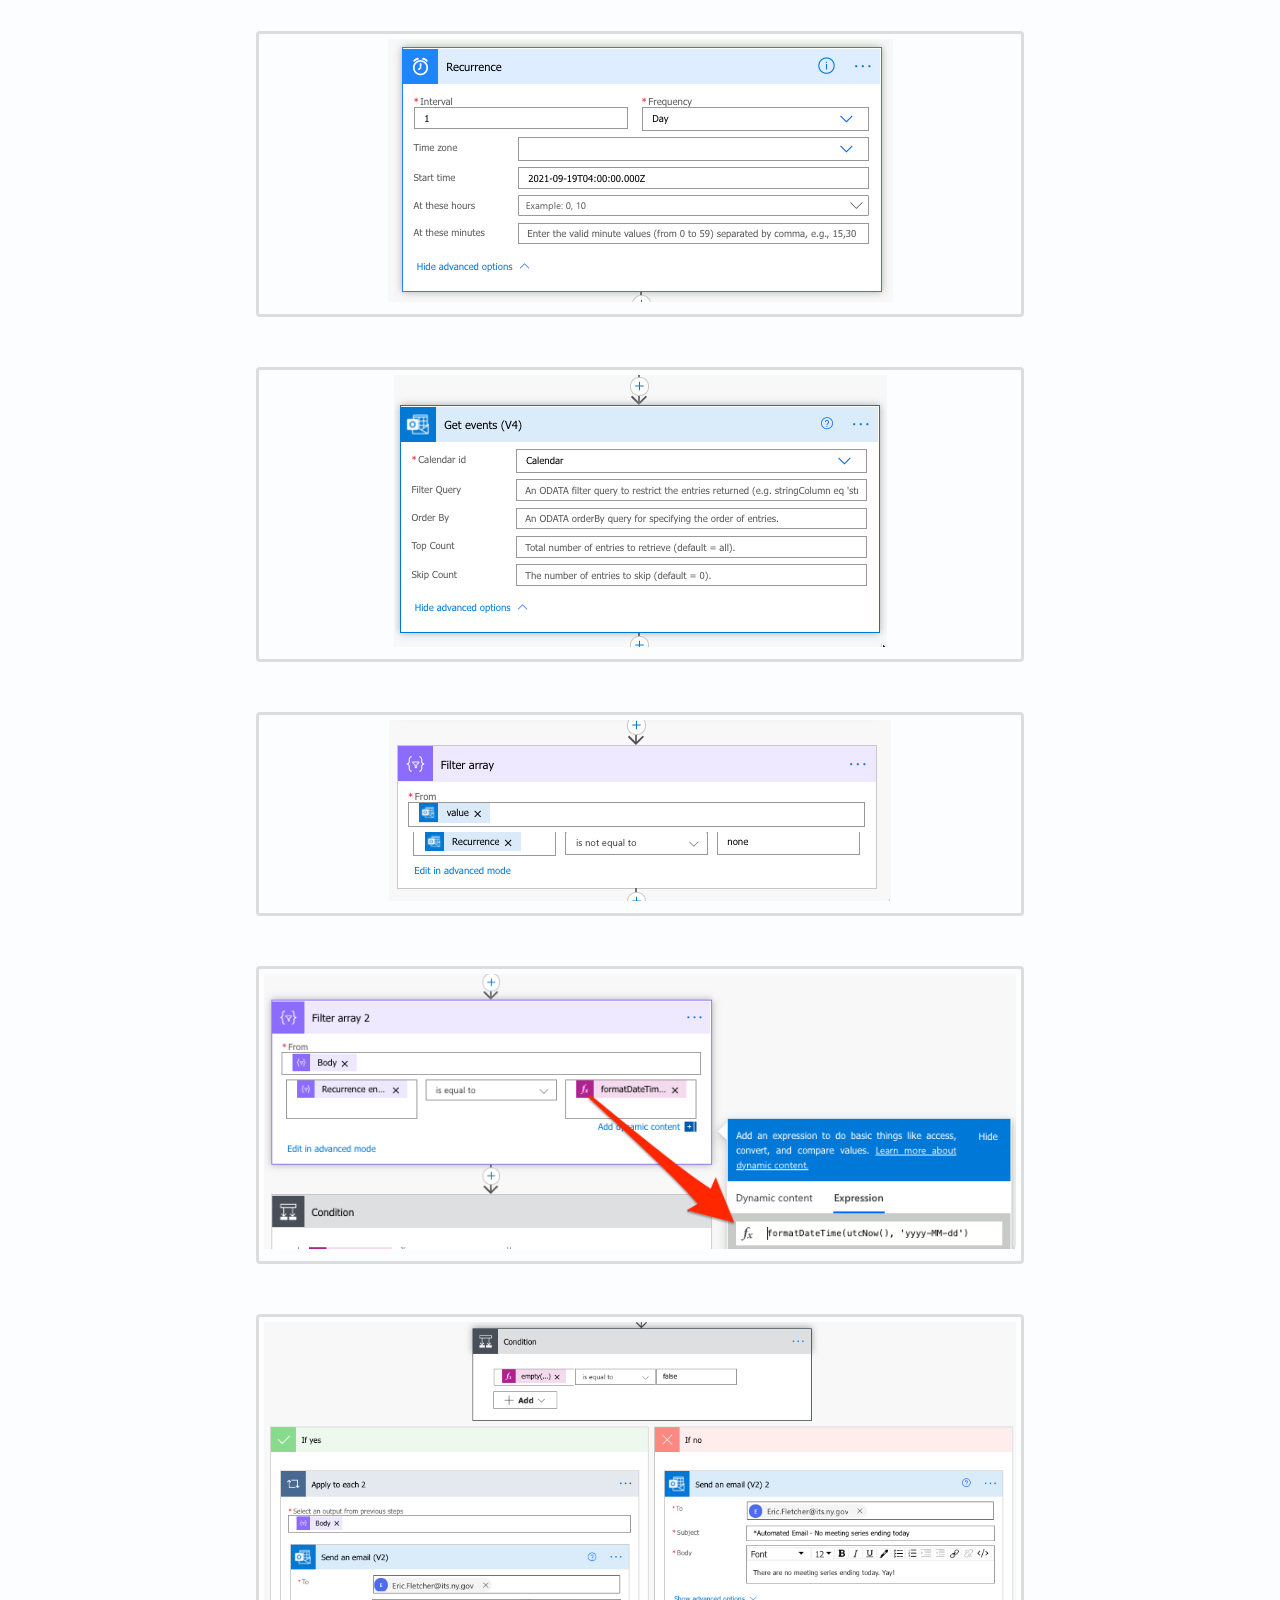
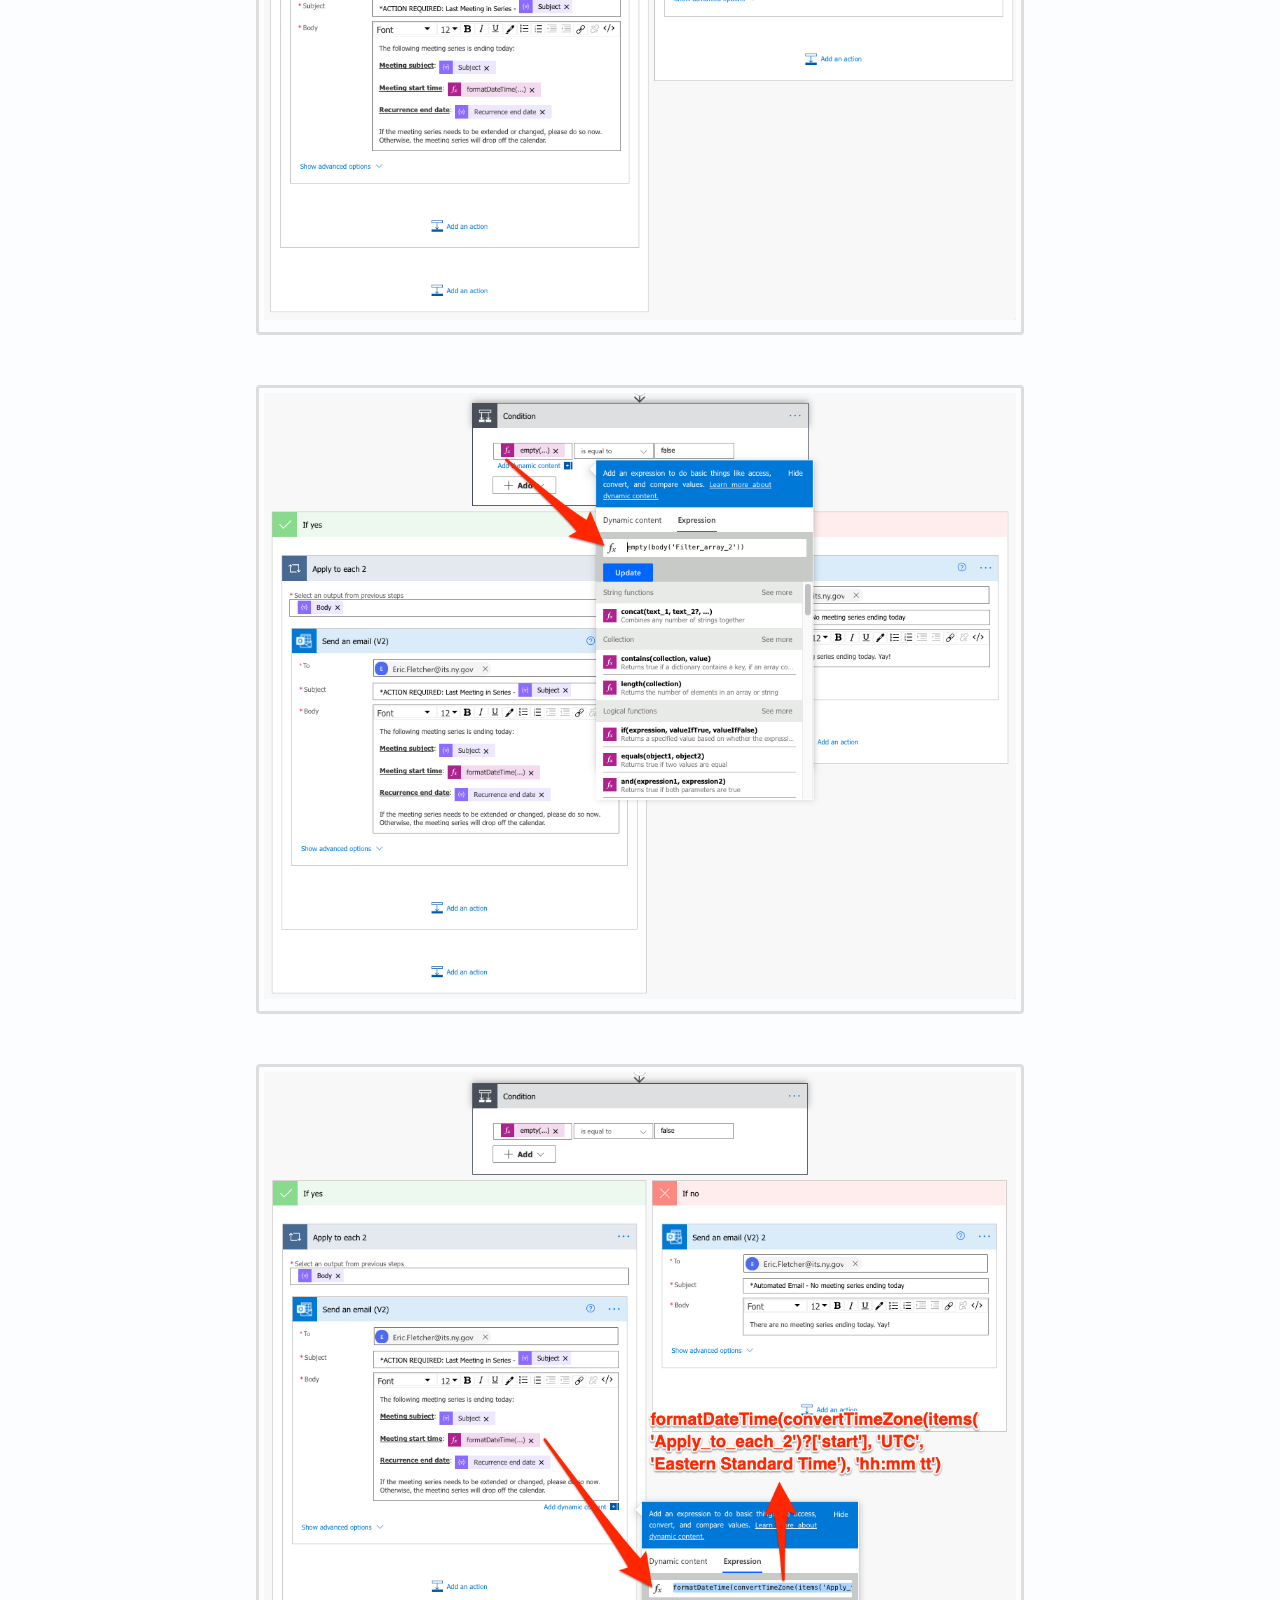
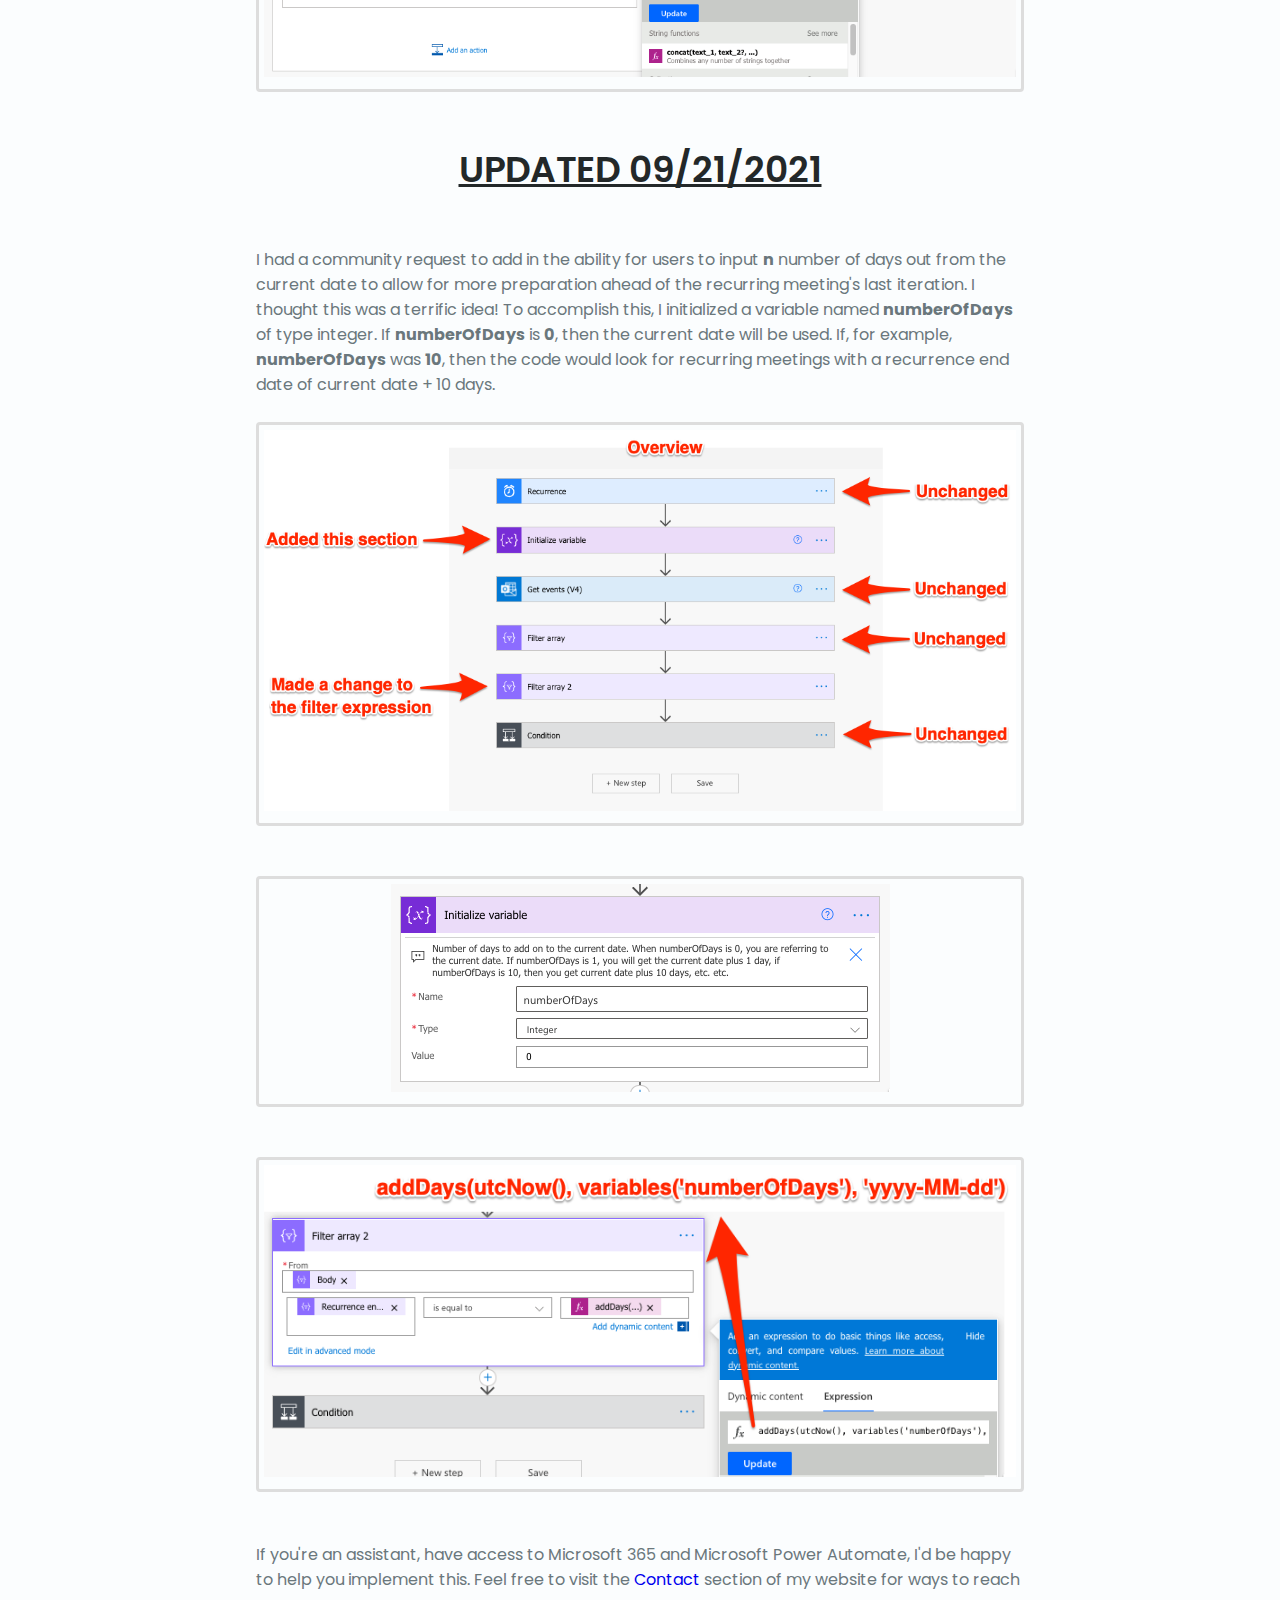
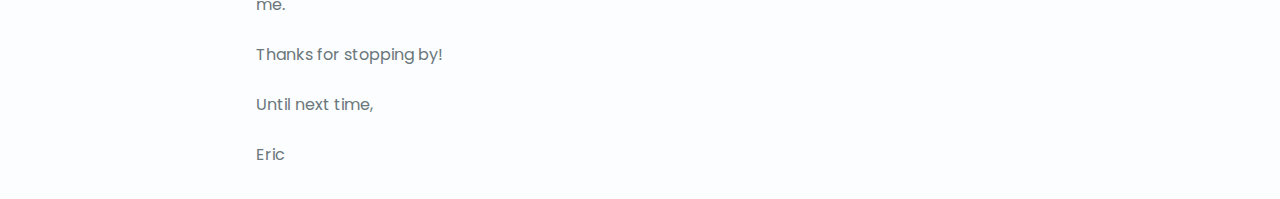
<file: personal-website/assets/articles/2021/september/project-outlook-meetings-ending/how-to-create-automated-notifications-for-meeting-series-on-last-iteration.html>
<!DOCTYPE html>
<html lang="en">
<head>

    <meta charset="UTF-8">

    <meta name="description"
          content="How to Create Automated Notifications for Meeting Series on Last Iteration Using Power Automate">

    <title>Automated Notifications for Meeting Series on Last Iteration</title>
    <link rel="shortcut icon" type="image/jpg" href="../../../../img/rounded-headshot.png"/>

    <link rel="stylesheet" href="../../../../css/styles.css">

    <!--  Essential META Tags -->

    <meta property="og:title" content="Hi, I'm Eric."/>
    <meta property="og:description"
          content="How to Create Automated Notifications for Meeting Series on Last Iteration Using Power Automate."/>
    <meta property="og:image"
          content="https://user-images.githubusercontent.com/64165327/130359767-5860c777-645a-481d-ae90-453124975c40.png"/>
    <meta property="og:url" content="https://iamericfletcher.com"/>
    <meta name="twitter:card" content="summary_large_image">


    <!--  Non-Essential, But Recommended -->

    <meta property="og:site_name" content="Eric Fletcher's Personal Website">
    <meta name="twitter:image:alt" content="Alt text for image">


    <!--  Non-Essential, But Required for Analytics -->

    <meta name="twitter:site" content="@iamericfletcher">

    <title>Eric Fletcher's Personal Site</title>

    <!-- Global site tag (gtag.js) - Google Analytics -->
    <script async src="https://www.googletagmanager.com/gtag/js?id=G-N994RKZ86V"></script>
    <script>
        window.dataLayer = window.dataLayer || [];

        function gtag() {
            dataLayer.push(arguments);
        }

        gtag('js', new Date());

        gtag('config', 'G-N994RKZ86V');
    </script>


</head>
<body>

<section class="stuff section" id="stuff">


    <div style="text-align: center">

        <menu>

            <li style="display: inline-block;">
                <a class="blog__header__links active-link" href="https://www.iamericfletcher.com">Home</a>
            </li>

            <li style="display: inline-block;">
                <a class="blog__header__links active-link" href="https://www.iamericfletcher.com/blog.html">Blog</a>
            </li>

        </menu>

    </div>


    <img src="images/power_automate_logo.png" alt="" class="blog__header__image">


    <h1 class="section__title"><u>How to Create Automated Notifications <br> for Meeting Series on Last Iteration <br>
        With Power Automate</u></h1>

    <div class="container">

        <p class="stuff__notes">

            Once upon a time, I interviewed to be an Executive Assistant at Amazon. For those who are unaware,
            interviews at Amazon oftentimes include a "Bar Raiser." <a
                href="https://blog.aboutamazon.eu/working-at-amazon/what-is-a-bar-raiser-at-amazon"
                target="_blank">A Bar Raiser is an additional interviewer at Amazon
            who is brought into the hiring process to be an objective third party.</a> The Bar Raiser in my interview
            asked me
            a terrific question. They asked if I could develop any application to help increase workflow productivity,
            what would it be?
            <br>
            <br>
            I thought for a minute and responded by saying I'd develop a Microsoft Outlook add-in that would display an
            alert for recurring meetings happening that day that are on their last iteration of the meeting series.
            According to
            my research, the only way to be notified when a meeting series was on its last iteration was to set up a
            separate reminder with a date that matches the end date on the initial meeting notification. This is a
            terrible
            approach for various reasons. For example, if the end date changes, which it often does, the user would have
            to remember to update that separate reminder. While this isn't exactly terrible per se, it is certainly not
            ideal.
            <br><br>
            If I could somehow handle this dilemma programmatically, it would lessen the chances of the user forgetting
            to update
            that second reminder, or mistakenly updating the reminder with a date that doesn't match.
            <br>
            <br>
            I have now decided to implement a solution to this problem through process automation using Microsoft Power
            Automate. The process is described below.

        <h1 class="section__title"><u>Overview</u></h1>

        <p class="stuff__notes">

            I created a <a href="https://powerautomate.microsoft.com/en-us/">Power Automate</a> flow that runs every day
            at 4:00 AM, Coordinated Universal Time (UTC), or 12:00 AM when
            converted to my timezone (Eastern Standard Time). The order of events are described below.

            <br><br>

            1) Get all of the events on my calendar.

            <br><br>

            2) Filter for events that are recurring.

            <br><br>

            3) Filter the recurring events for events that have a recurrence end date equal to the current date.

            <br><br>
            4) Check if there are any events that are found after running steps 2 and 3.
            <br><br>
            &emsp;- If there are events, send an email notification for each event.
            <br>
            &emsp;- If there are no events, send an email notification with blurb stating no events found.

        </p>

        <h1 class="section__title"><u>Example</u></h1>

        <p class="stuff__notes">

            For this example, we have two recurring meetings shown below.
            <br>
            <br>

            <span class="blog__img__container">

            <img src="images/calendar-overview.png" alt="">

            </span>

            <br><br>

            The two recurring meetings have a recurrence end date that matches today's date (2021-09-18).
            As a result, two separate email notifications are sent.

            <br><br>
            <span class="blog__img__container">

                <img src="images/inbox-notification-emails.png" alt="">
            </span>

            <br><br>

            The body of each automated email is shown below.

            <br><br>
            <span class="blog__img__container">
                <img src="images/notification-email-details-1.png" alt="">
            </span>

            <br><br>
            <span class="blog__img__container">
            <img src="images/notification-email-details-2.png" alt="">

            </span>

            <br><br>

            If there are no recurring events, or recurring events with a recurrence end date that doesn't match the
            current date,
            an email notification is also sent.

            <br><br>
            <span class="blog__img__container">

                <img src="images/notification-email-no-events.png" alt="">
            </span>


        </p>

        <h1 class="section__title"><u>Code</u></h1>

        <p class="stuff__notes">

            Below is the Power Automate flow I created for this project. Feel free to use my code as a framework for
            your own
            implementation!

            <br><br>

        <h2 class="section__title">Overview</h2>
        <br><br>

        <span class="blog__img__container">

            <img src="images/flow-overview.png" alt="">

        </span>


        <br><br>

        <h2 class="section__title">Details</h2>
        <br><br>

        <span class="blog__img__container">
            <img src="images/flow-details-1.png" alt="">

        </span>

        <br><br>
        <span class="blog__img__container">
        <img src="images/flow-details-2.png" alt="">
        </span>

        <br><br>
        <span class="blog__img__container">
        <img src="images/flow-details-3.png" alt="">
        </span>
        <br><br>
        <span class="blog__img__container">
        <img src="images/flow-details-4.png" alt="">
        </span>
        <br><br>
        <span class="blog__img__container">
        <img src="images/flow-details-5-a.png" alt="">
        </span>
        <br><br>
        <span class="blog__img__container">
        <img src="images/flow-details-5-b.png" alt="">
        </span>
        <br><br>
        <span class="blog__img__container">
        <img src="images/flow-details-5-c.png" alt="">
        </span>

        <br><br>

        <h2 class="section__title"><u>UPDATED 09/21/2021</u></h2>

        <br><br>

        I had a community request to add in the ability for users to input <strong>n</strong> number of days out from
        the current date to allow for more preparation ahead of the recurring meeting's last iteration. I thought this
        was a terrific idea! To accomplish this, I initialized a variable named <strong>numberOfDays</strong> of type
        integer.
        If <strong>numberOfDays</strong> is <strong>0</strong>, then the current date will be used. If, for example,
        <strong>numberOfDays</strong> was <strong>10</strong>, then the code would look for recurring meetings with a
        recurrence end date of current date + 10 days.

        <br><br>
        <span class="blog__img__container">
        <img src="images/flow-overview-updated.png" alt="">
        </span>
        <br><br>
        <span class="blog__img__container">
        <img src="images/flow-details-1-updated.png" alt="">
        </span>
        <br><br>
        <span class="blog__img__container">
        <img src="images/flow-details-2-updated.png" alt="">
        </span>

        <br><br>

        If you're an assistant, have access to Microsoft 365 and Microsoft Power Automate, I'd be happy to help you
        implement this.
        Feel free to visit the <a href="https://www.iamericfletcher.com/#contact">Contact</a> section of my website for
        ways to reach me.

        <br><br>

        Thanks for stopping by!
        <br>
        <br>
        Until next time,
        <br>
        <br>
        Eric


    </div>

</section>

</body>

</html>
</file>
<file: personal-website/assets/css/styles.css>
/*========== GOOGLE FONTS ==========*/
@import url("https://fonts.googleapis.com/css2?family=Poppins:wght@400;500;600&display=swap");
/*==================== VARIABLES CSS ====================*/
:root {
    --header-height: 3rem;
    /*========== Colors ==========*/
    /* Change favorite color */
    --hue-color: 197;
    /*Purple 250 - Green 142 - Blue 230 - Pink 340*/
    /* HSL color mode */
    --first-color: hsl(var(--hue-color), 69%, 61%);
    --first-color-second: hsl(var(--hue-color), 69%, 61%);
    --first-color-alt: hsl(var(--hue-color), 57%, 53%);
    --first-color-lighter: hsl(var(--hue-color), 92%, 85%);
    --title-color: hsl(var(--hue-color), 8%, 15%);
    --text-color: hsl(var(--hue-color), 8%, 45%);
    --text-color-light: hsl(var(--hue-color), 8%, 65%);
    --input-color: hsl(var(--hue-color), 70%, 96%);
    --body-color: hsl(var(--hue-color), 60%, 99%);
    --container-color: #FFF;
    --scroll-bar-color: hsl(var(--hue-color), 12%, 90%);
    --scroll-thumb-color: hsl(var(--hue-color), 12%, 80%);
    /*========== Font and typography ==========*/
    --body-font: 'Poppins', sans-serif;
    --big-font-size: 2rem;
    --h1-font-size: 1.5rem;
    --h2-font-size: 1.25rem;
    --h3-font-size: 1.125rem;
    --normal-font-size: .938rem;
    --small-font-size: .813rem;
    --smaller-font-size: .75rem;
    /*========== Font weight ==========*/
    --font-medium: 500;
    --font-semi-bold: 600;
    /*========== Margenes Bottom ==========*/
    --mb-0-25: .25rem;
    --mb-0-5: .5rem;
    --mb-0-75: .75rem;
    --mb-1: 1rem;
    --mb-1-5: 1.5rem;
    --mb-2: 2rem;
    --mb-2-5: 2.5rem;
    --mb-3: 3rem;
    /*========== z index ==========*/
    --z-tooltip: 10;
    --z-fixed: 100;
    --z-modal: 1000;
}

@media screen and (min-width: 968px) {
    :root {
        --big-font-size: 3rem;
        --h1-font-size: 2.25rem;
        --h2-font-size: 1.5rem;
        --h3-font-size: 1.25rem;
        --normal-font-size: 1rem;
        --small-font-size: .875rem;
        --smaller-font-size: .813rem;
    }
}

/*========== Variables Dark Theme ==========*/
body.dark-theme {
    /* HSL color mode */
    --first-color-second: hsl(var(--hue-color), 30%, 8%);
    --title-color: hsl(var(--hue-color), 8%, 95%);
    --text-color: hsl(var(--hue-color), 8%, 75%);
    --input-color: hsl(var(--hue-color), 29%, 16%);
    --body-color: hsl(var(--hue-color), 28%, 12%);
    --container-color: hsl(var(--hue-color), 29%, 16%);
    --scroll-bar-color: hsl(var(--hue-color), 12%, 48%);
    --scroll-thumb-color: hsl(var(--hue-color), 12%, 36%);
}

/*========== Button Dark/Light ==========*/
.nav__btns {
    display: flex;
    align-items: center;
}

.change-theme {
    font-size: 1.25rem;
    color: var(--title-color);
    margin-right: var(--mb-1);
    cursor: pointer;
}

.change-theme:hover {
    color: var(--first-color);
}

/*==================== BASE ====================*/
* {
    box-sizing: border-box;
    padding: 0;
    margin: 0;
}

html {
    scroll-behavior: smooth;
}

body {
    margin: 0 0 var(--header-height) 0;
    font-family: var(--body-font);
    font-size: var(--normal-font-size);
    background-color: var(--body-color);
    color: var(--text-color);
}

h1, h2, h3, h4 {
    color: var(--title-color);
    font-weight: var(--font-semi-bold);
}

ul {
    list-style: none;
}

a {
    text-decoration: none;
}

img {
    max-width: 100%;
    height: auto;
}

/*==================== REUSABLE CSS CLASSES ====================*/
.section {
    padding: 2rem 0 4rem;
}

.section__title {
    font-size: var(--h1-font-size);
    color: var(--title-color);
}

.section__subtitle {
    display: block;
    font-size: var(--small-font-size);
    margin-bottom: var(--mb-3);
}

.section__title, .section__subtitle {
    text-align: center;
}

.stuff__notes {
    padding: 2rem 0 4rem;
    text-align: left;
}

/*==================== LAYOUT ====================*/
.container {
    max-width: 768px;
    margin-left: var(--mb-1-5);
    margin-right: var(--mb-1-5);
}

.grid {
    display: grid;
    gap: 1.5rem;
}

.header {
    width: 100%;
    position: fixed;
    bottom: 0;
    left: 0;
    z-index: var(--z-fixed);
    background-color: var(--body-color);
}

/*==================== NAV ====================*/
.nav {
    max-width: 968px;
    height: var(--header-height);
    display: flex;
    justify-content: space-between;
    align-items: center;
}

.nav__logo, .nav__toggle {
    color: var(--title-color);
    font-weight: var(--font-medium);
}

.nav__logo:hover {
    color: var(--first-color);
}

.nav__toggle {
    font-size: 1.1rem;
    cursor: pointer;
}

.nav__toggle:hover {
    color: var(--first-color);
}

@media screen and (max-width: 767px) {
    .nav__menu {
        position: fixed;
        bottom: -100%;
        left: 0;
        width: 100%;
        background-color: var(--body-color);
        padding: 2rem 1.5rem 4rem;
        box-shadow: 0 -1px 4px rgba(0, 0, 0, 0.15);
        border-radius: 1.5rem 1.5rem 0 0;
        transition: .3s;
    }
}

.nav__list {
    grid-template-columns: repeat(3, 1fr);
    gap: 2rem;
}

.nav__link {
    display: flex;
    flex-direction: column;
    align-items: center;
    font-size: var(--small-font-size);
    color: var(--title-color);
    font-weight: var(--font-medium);
}

.nav__link:hover {
    color: var(--first-color);
}

.nav__icon {
    font-size: 1.2rem;
}

.nav__close {
    position: absolute;
    right: 1.3rem;
    bottom: .5rem;
    font-size: 1.5rem;
    cursor: pointer;
    color: var(--first-color);
}

.nav__close:hover {
    color: var(--first-color-alt);
}

/* show menu */
.show-menu {
    bottom: 0;
}

/* Active link */
.active-link {
    color: var(--first-color);
}

/* Change background header */
.scroll-header {
    box-shadow: 0 -1px 4px rgba(0, 0, 0, 0.15);
}

/*==================== HOME ====================*/
.wave {
    animation-name: wave-animation; /* Name of @keyframes element below */
    animation-duration: .75s; /* Wave speed */
    animation-iteration-count: infinite;
    animation-timing-function: linear;
    animation-play-state: running;
    transform-origin: 70% 70%; /* Pivot from bottom-left palm */
    display: inline-block;
    font-size: 2.9rem;
}

.wave:hover {
    animation-play-state: running; /* Play animation on mouse hover */
}

@keyframes wave-animation {
    0% {
        transform: rotate(0deg)
    }
    25% {
        transform: rotate(-10deg)
    }
    75% {
        transform: rotate(12deg)
    }
    100% {
        transform: rotate(0deg)
    }
}

.home__container {
    gap: 1rem;
}

.home__content {
    grid-template-columns: .5fr 3fr;
    padding-top: 3.5rem;
    align-items: center;
}

.home__social {
    display: grid;
    grid-template-columns: max-content;
    row-gap: 1rem;
}

.home__social-icon {
    font-size: 1.25rem;
    color: var(--first-color);
}

.home__social-icon:hover {
    color: var(--first-color-alt);
}

.home__blob {
    width: 200px;
    fill: var(--first-color);
}

.home__blob-img {
    width: 170px;
}

.home__data {
    grid-column: 1/3;
}

.home__title {
    font-size: var(--big-font-size);
}

.home__subtitle {
    font-size: var(--h3-font-size);
    color: var(--text-color);
    font-weight: var(--font-medium);
    margin-bottom: var(--mb-0-75);
}

.home__description {
    margin-bottom: var(--mb-2);
}

.home__scroll {
    display: none;
}

.home__scroll-button {
    color: var(--first-color);
    transition: .3s;
}

.home__scroll-button:hover {
    transform: translateY(0.25rem);
}

.home__scroll-mouse {
    font-size: 2rem;
}

.home__scroll-name {
    font-size: var(--small-font-size);
    color: var(--title-color);
    font-weight: var(--font-medium);
    margin-right: var(--mb-0-25);
}

.home__scroll-arrow {
    font-size: 1.25rem;
}

/*========== BUTTONS ==========*/
.button {
    display: inline-block;
    border: none;
    background-color: var(--first-color);
    color: #FFF;
    padding: 1rem;
    border-radius: .5rem;
    font-weight: var(--font-medium);
}

.button:hover {
    background-color: var(--first-color-alt);
}

.button__icon {
    font-size: 1.25rem;
    margin-left: var(--mb-0-5);
    transition: .3s;
}

.button--white {
    background-color: #FFF;
    color: var(--first-color);
}

.button--white:hover {
    background-color: #FFF;
}

.button--flex {
    display: inline-flex;
    align-items: center;
}

.button--small {
    padding: .75rem 1rem;
}

.button--link {
    padding: 0;
    background-color: transparent;
    color: var(--first-color);
}

.button--link:hover {
    background-color: transparent;
    color: var(--first-color-alt);
}

#submitButton {
    cursor: pointer;
    font-weight: var(--font-medium);
    font-size: 1.2rem;
}

/*==================== ABOUT ====================*/
.about__img {
    width: 200px;
    border-radius: .5rem;
    justify-self: center;
    align-self: center;
    object-position: right top;
    /*padding-bottom: 20rem;*/
}

.about__description {
    text-align: center;
    margin-bottom: var(--mb-2-5);
}

.about__info {
    display: flex;
    justify-content: space-evenly;
    margin-bottom: var(--mb-2-5);
}

.about__info-title {
    font-size: var(--h2-font-size);
    font-weight: var(--font-semi-bold);
    color: var(--title-color);
}

.about__info-name {
    font-size: var(--smaller-font-size);
}

.about__info-title, .about__info-name {
    display: block;
    text-align: center;
}

.about__buttons {
    display: flex;
    justify-content: center;
}

#view__button {
    margin-left: .2rem;
}

/*==================== SKILLS ====================*/
.skills__container {
    row-gap: 0;
    display: flex;
    justify-content: center;
}

.skills__header {
    display: flex;
    align-items: center;
    margin-bottom: var(--mb-2-5);
    cursor: pointer;
}

.skills__icon, .skills__arrow {
    font-size: 2rem;
    color: var(--first-color);
}

.skills__icon {
    margin-right: var(--mb-0-75);
}

.skills__title {
    font-size: var(--h3-font-size);
}

.skills__subtitle {
    font-size: var(--smaller-font-size);
    color: var(--text-color-light);
}

.skills__arrow {
    margin-left: auto;
    transition: .4s;
}

.skills__list {
    row-gap: 1.5rem;
    padding-left: 2.7rem;
}

.skills__titles {
    display: flex;
    justify-content: space-between;
    margin-bottom: var(--mb-0-5);
}

.skills__name {
    font-size: var(--normal-font-size);
    font-weight: var(--font-medium);
}

.skills__bar, .skills__percentage {
    height: 5px;
    border-radius: .25rem;
}

.skills__bar {
    background-color: var(--first-color-lighter);
}

.skills__percentage {
    display: block;
    background-color: var(--first-color);
}

.skills__close .skills__list {
    height: 0px;
    overflow: hidden;
}

.skills__open .skills__list {
    height: max-content;
    margin-bottom: var(--mb-2-5);
}

.skills__open .skills__arrow {
    transform: rotate(-180deg);
}

/*==================== QUALIFICATION ====================*/
.qualification__tabs {
    display: flex;
    justify-content: space-evenly;
    margin-bottom: var(--mb-2);
}

.qualification__button {
    font-size: var(--h3-font-size);
    font-weight: var(--font-medium);
    cursor: pointer;
}

.qualification__button:hover {
    color: var(--first-color);
}

.qualification__icon {
    font-size: 1.8rem;
    margin-right: var(--mb-0-25);
}

.qualification__data {
    display: grid;
    grid-template-columns: 1fr max-content 1fr;
    column-gap: 1.5rem;
}

.qualification__title {
    font-size: var(--small-font-size);
    font-weight: var(--font-medium);
}

.qualification__subtitle {
    display: inline-block;
    font-size: var(--smaller-font-size);
    margin-bottom: var(--mb-1);
}

.qualification__calendar {
    font-size: var(--smaller-font-size);
    color: var(--text-color-light);
}

.qualification__rounder {
    display: inline-block;
    width: 13px;
    height: 13px;
    background-color: var(--first-color);
    border-radius: 50%;
}

.qualification__line {
    display: block;
    width: 1px;
    height: 100%;
    background-color: var(--first-color);
    transform: translate(6px, -7px);
}

.qualification [data-content] {
    display: none;
}

.qualification__active[data-content] {
    display: block;
}

.qualification__button.qualification__active {
    color: var(--first-color);
}


/*==================== SERVICES ====================*/
.services__container {
    gap: 1.5rem;
    grid-template-columns: repeat(2, 1fr);
}

.services__content {
    position: relative;
    background-color: var(--container-color);
    padding: 3.5rem .5rem 1.25rem 1.5rem;
    border-radius: .25rem;
    box-shadow: 0 2px 4px rgba(0, 0, 0, 0.15);
    transition: .3s;
    overflow: hidden;
}

.services__content:hover {
    box-shadow: 0 4px 8px rgba(0, 0, 0, 0.15);
}

.services__icon {
    display: block;
    font-size: 1.5rem;
    color: var(--first-color);
    margin-bottom: var(--mb-1);
}

.services__title {
    font-size: var(--h3-font-size);
    margin-bottom: var(--mb-1);
    font-weight: var(--font-medium);
}

.services__button {
    cursor: pointer;
    font-size: var(--small-font-size);
}

.services__button:hover .button__icon {
    transform: translateX(0.25rem);
}

.services__modal {
    position: fixed;
    top: 0;
    left: 0;
    right: 0;
    bottom: 0;
    background-color: rgba(0, 0, 0, 0.5);
    display: flex;
    align-items: center;
    justify-content: center;
    padding: 0 1rem;
    z-index: var(--z-modal);
    opacity: 0;
    visibility: hidden;
    transition: .3s;
}

.services__modal-content {
    position: relative;
    background-color: var(--container-color);
    padding: 1.5rem;
    border-radius: .5rem;
}

.services__modal-services {
    row-gap: 1rem;
}

.services__modal-service {
    display: flex;
}

.services__modal-title {
    font-size: var(--h3-font-size);
    font-weight: var(--font-medium);
    margin-bottom: var(--mb-1-5);
}

.services__modal-close {
    position: absolute;
    top: 1rem;
    right: 1rem;
    font-size: 1.5rem;
    color: var(--first-color);
    cursor: pointer;
}

.services__modal-icon {
    color: var(--first-color);
    margin-right: var(--mb-0-25);
}

/* Active Modal */
.active-modal {
    opacity: 1;
    visibility: visible;
}

/*==================== CONTACT ME ====================*/

.contact__container {
    row-gap: 3rem;
}

.contact__information {
    display: flex;
    margin-bottom: var(--mb-2);
}

.contact__icon {
    font-size: 2rem;
    color: var(--first-color);
    margin-right: var(--mb-0-75);
}

.contact__title {
    font-size: var(--h3-font-size);
    font-weight: var(--font-medium);
}

.contact__subtitle {
    font-size: var(--small-font-size);
    color: var(--text-color-light);
}

.contact__content {
    background-color: var(--input-color);
    border-radius: .5rem;
    padding: .75rem 1rem .25rem;
}

.contact__label {
    font-size: var(--smaller-font-size);
    color: var(--title-color);
}

.contact__input {
    width: 100%;
    background-color: var(--input-color);
    color: var(--text-color);
    font-family: var(--body-font);
    font-size: var(--normal-font-size);
    border: none;
    outline: none;
    padding: .25rem .5rem .5rem 0;
}

/*==================== BLOG ====================*/

.blog__header__links {
    display: flex;
    flex-direction: column;
    align-items: center;
    font-size: var(--h2-font-size);
    color: var(--first-color);
    font-weight: var(--font-medium);
}

.blog__header__image {
    display: block;
    margin-left: auto;
    margin-right: auto;
    width: 20%;
}

.blog__img__container {
    text-align: center;
    display: block;
    border: 3px solid #ddd;
    border-radius: 4px;
    padding: 5px;
}

.figcaption {
    color: black;
    font-style: italic;
    padding: 2px;
    text-align: center;
    font-size: var(--small-font-size);
}


/*==================== FOOTER ====================*/

.footer {
    padding-top: 2rem;
}

.footer__container {
    row-gap: 3.5rem;
}

.footer__bg {
    background-color: var(--first-color-second);
    padding: 2rem 0 3rem;
}

.footer__title {
    font-size: var(--h2-font-size);
    margin-bottom: var(--mb-0-25);
}

.footer__subtitle {
    font-size: var(--small-font-size);
}

.footer__links {
    display: flex;
    flex-direction: column;
    row-gap: 1.5rem;
}

.footer__link:hover {
    color: var(--first-color-lighter);
}

.footer__social {
    font-size: 1.25rem;
    margin-right: var(--mb-1-5);
}

.footer__social:hover {
    color: var(--first-color-lighter);
}

.footer__copy {
    font-size: var(--smaller-font-size);
    text-align: center;
    color: var(--small-font-size);
    margin-top: var(--mb-3);
}

.footer__title, .footer__subtitle, .footer__link, .footer__social {
    color: #FFF;
}

/*========== SCROLL UP ==========*/
.scrollup {
    position: fixed;
    right: 1rem;
    bottom: -20%;
    background-color: var(--first-color);
    opacity: .8;
    padding: 0 .3rem;
    border-radius: .4rem;
    z-index: var(--z-tooltip);
    transition: .4s;
}

.scrollup:hover {
    background-color: var(--first-color-alt);
}

.scrollup__icon {
    font-size: 1.5rem;
    color: #FFF;
}

/* Show scroll */
.show-scroll {
    bottom: 5rem;
}

/*========== SCROLL BAR ==========*/
::-webkit-scrollbar {
    width: .60rem;
    border-radius: .5rem;
    background-color: var(--scroll-bar-color);
}

::-webkit-scrollbar-thumb {
    background-color: var(--scroll-thumb-color);
    border-radius: .5rem;
}

::-webkit-scrollbar-thumb:hover {
    background-color: var(--text-color-light);
}

/*==================== MEDIA QUERIES ====================*/
/* For small devices */
@media screen and (max-width: 350px) {
    .container {
        margin-left: var(--mb-1);
        margin-right: var(--mb-1);
    }

    .nav__menu {
        padding: 2rem .25rem 4rem;
    }

    .nav__list {
        column-gap: 0;
    }

    .home__content {
        grid-template-columns: .25fr 3fr;
    }

    .home__blob {
        width: 180px;
    }

    .skills__title {
        font-size: var(--normal-font-size);
    }

    .qualification__data {
        gap: .5rem;
    }

    .services__container {
        grid-template-columns: max-content;
        justify-content: center;
    }

    .services__content {
        padding-right: 3.5rem;
    }

    .services__modal {
        padding: 0 .5rem;
    }

    .nav__link {
        text-align: center;
    }

    .project__img {
        width: 200px;
    }

    .testimonial__data, .testimonial__header {
        flex-direction: column;
        align-items: center;
    }

    .testimonial__img {
        margin-right: 0;
        margin-bottom: var(--mb-0-25);
    }

    .testimonial__data, .testimonial__description {
        text-align: center;
    }
}

/* For medium devices */
@media screen and (min-width: 568px) {
    .home__content {
        grid-template-columns: max-content 1fr 1fr;
    }

    .home__data {
        grid-column: initial;
    }

    .home__img {
        order: 1;
        justify-self: center;
    }

    .about__container,
    .skills__container,
    .portfolio__content,
    .project__container,
    .contact__container,
    .footer__container {
        grid-template-columns: repeat(2, 1fr);
    }

    .qualification__sections {
        display: grid;
        grid-template-columns: .6fr;
        justify-content: center;
    }
}

@media screen and (min-width: 768px) {
    .container {
        margin-left: auto;
        margin-right: auto;
    }

    body {
        margin: 0;
    }

    .section {
        padding: 6rem 0 2rem;
    }

    .section__subtitle {
        margin-bottom: 4rem;
    }

    .header {
        top: 0;
        bottom: initial;
    }

    .header,
    .main,
    .footer__container {
        padding: 0 1rem;
    }

    .nav {
        height: calc(var(--header-height) + 1.5rem);
        column-gap: 1rem;
    }

    .nav__icon, .nav__close, .nav__toggle {
        display: none;
    }

    .nav__list {
        display: flex;
        column-gap: 2rem;
    }

    .nav__menu {
        margin-left: auto;
    }

    .change-theme {
        margin: 0;
    }

    .home__container {
        row-gap: 5rem;
    }

    .home__content {
        padding-top: 5.5rem;
        column-gap: 2rem;
    }

    .home__blob {
        width: 270px;
    }

    .home__scroll {
        display: block;
    }

    .home__scroll-button {
        margin-left: 3rem;
    }

    .about__container {
        column-gap: 5rem;
    }

    .about__img {
        width: 350px;
    }

    .about__description {
        text-align: initial;
    }

    .about__info {
        justify-content: space-between;
    }

    .about__buttons {
        justify-content: center;
        /*padding-left: 5.3rem;*/
    }

    .qualification__tabs {
        justify-content: center;
    }

    .qualification__button {
        margin: 0 var(--mb-1);
    }

    .qualification__sections {
        grid-template-columns: .5fr;
    }

    .services__container {
        grid-template-columns: repeat(3, 218px);
        justify-content: center;
    }

    .services__icon {
        font-size: 2rem;
    }

    .services__content {
        padding: 6rem 0 2rem 2.5rem;
    }

    .services__modal-content {
        width: 450px;
    }

    .portfolio__img {
        width: 320px;
    }

    .portfolio__content {
        align-items: center;
    }

    .project {
        text-align: initial;
    }

    .project__bg {
        background: none;
    }

    .project__container {
        background-color: var(--first-color-second);
        border-radius: 1rem;
        padding: 3rem 2.5rem 0;
        grid-template-columns: 1fr max-content;
        column-gap: 3rem;
    }

    .project__data {
        padding-top: .8rem;
    }

    .footer__container {
        grid-template-columns: repeat(3, 1fr);
    }

    .footer__bg {
        padding: 3rem 0 3.5rem;
    }

    .footer__links {
        flex-direction: row;
        column-gap: 2rem;
    }

    .footer__socials {
        justify-self: flex-end;
    }

    .footer__copy {
        margin-top: 4.5rem;
    }
}

/* For large devices */
@media screen and (min-width: 1024px) {
    .header,
    .main,
    .footer__container {
        padding: 0;
    }

    .home__blob {
        width: 320px;
    }

    .home__social {
        transform: translateX(-6rem);
    }

    .services__container {
        grid-template-columns: repeat(3, 238px);
    }

    .portfolio__content {
        column-gap: 5rem;
    }

    .swiper-portfolio-icon {
        font-size: 3.5rem;
    }

    .swiper-button-prev {
        left: -3.5rem;
    }

    .swiper-button-next {
        right: -3.5rem;
    }

    .swiper-container-horizontal > .swiper-pagination-bullets {
        bottom: -4.5rem;
    }

    .contact__form {
        width: 460px;
        border: none;
    }

    .contact__inputs {
        grid-template-columns: repeat(2, 1fr);
    }

    .about__buttons {
        /*padding-left: 4rem;*/
    }
}
</file>
